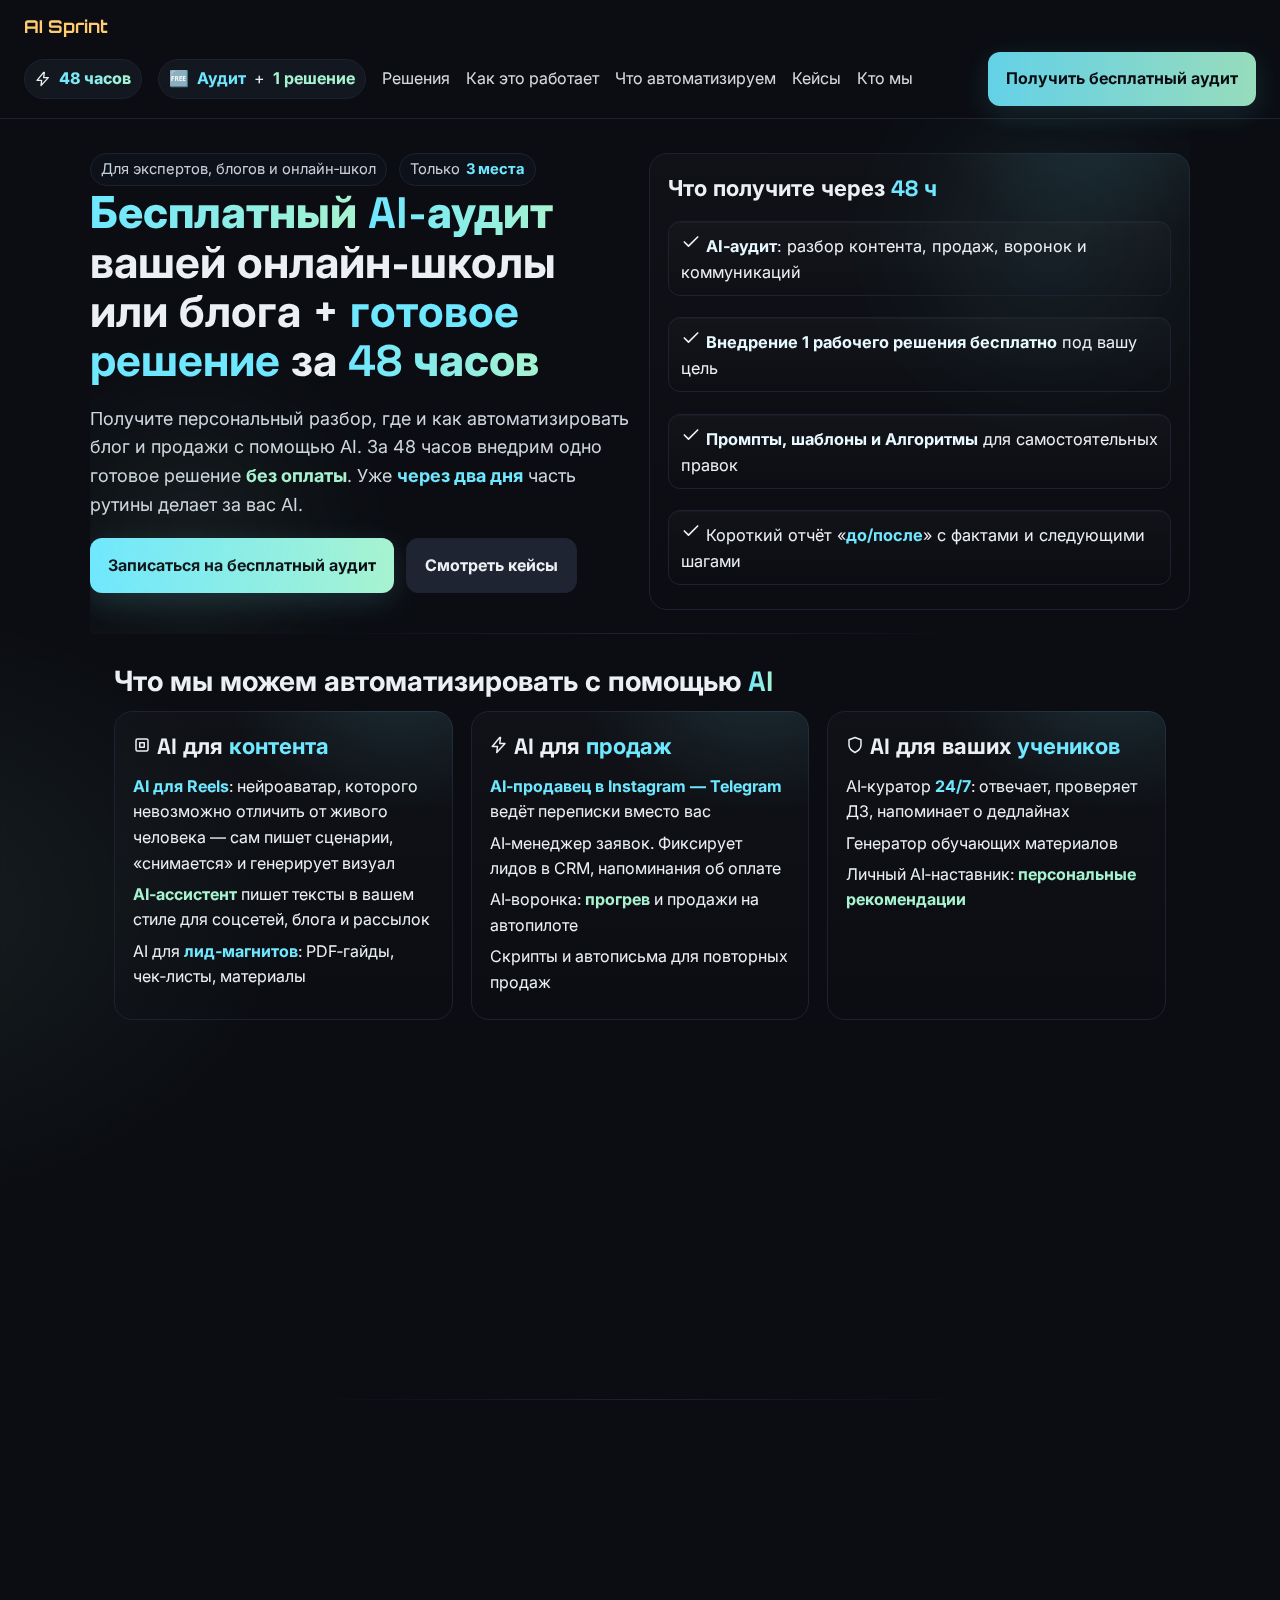
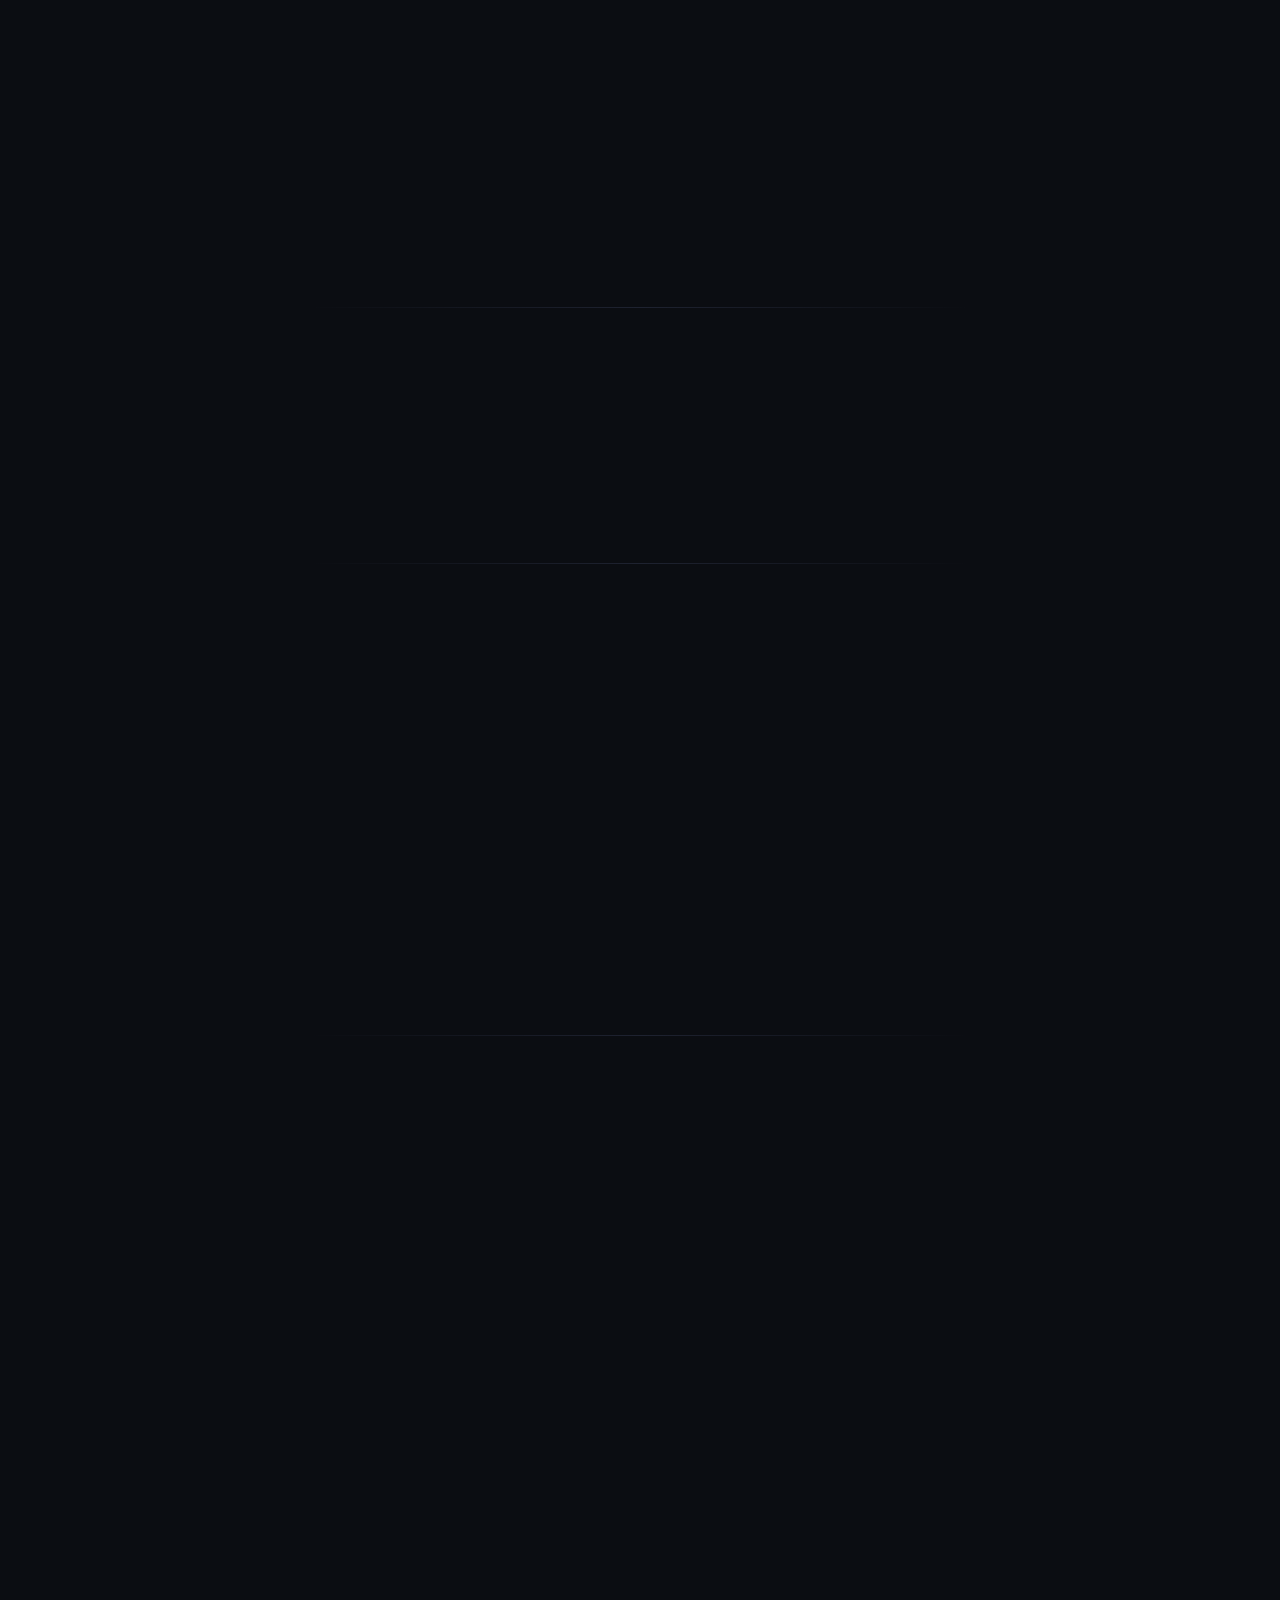
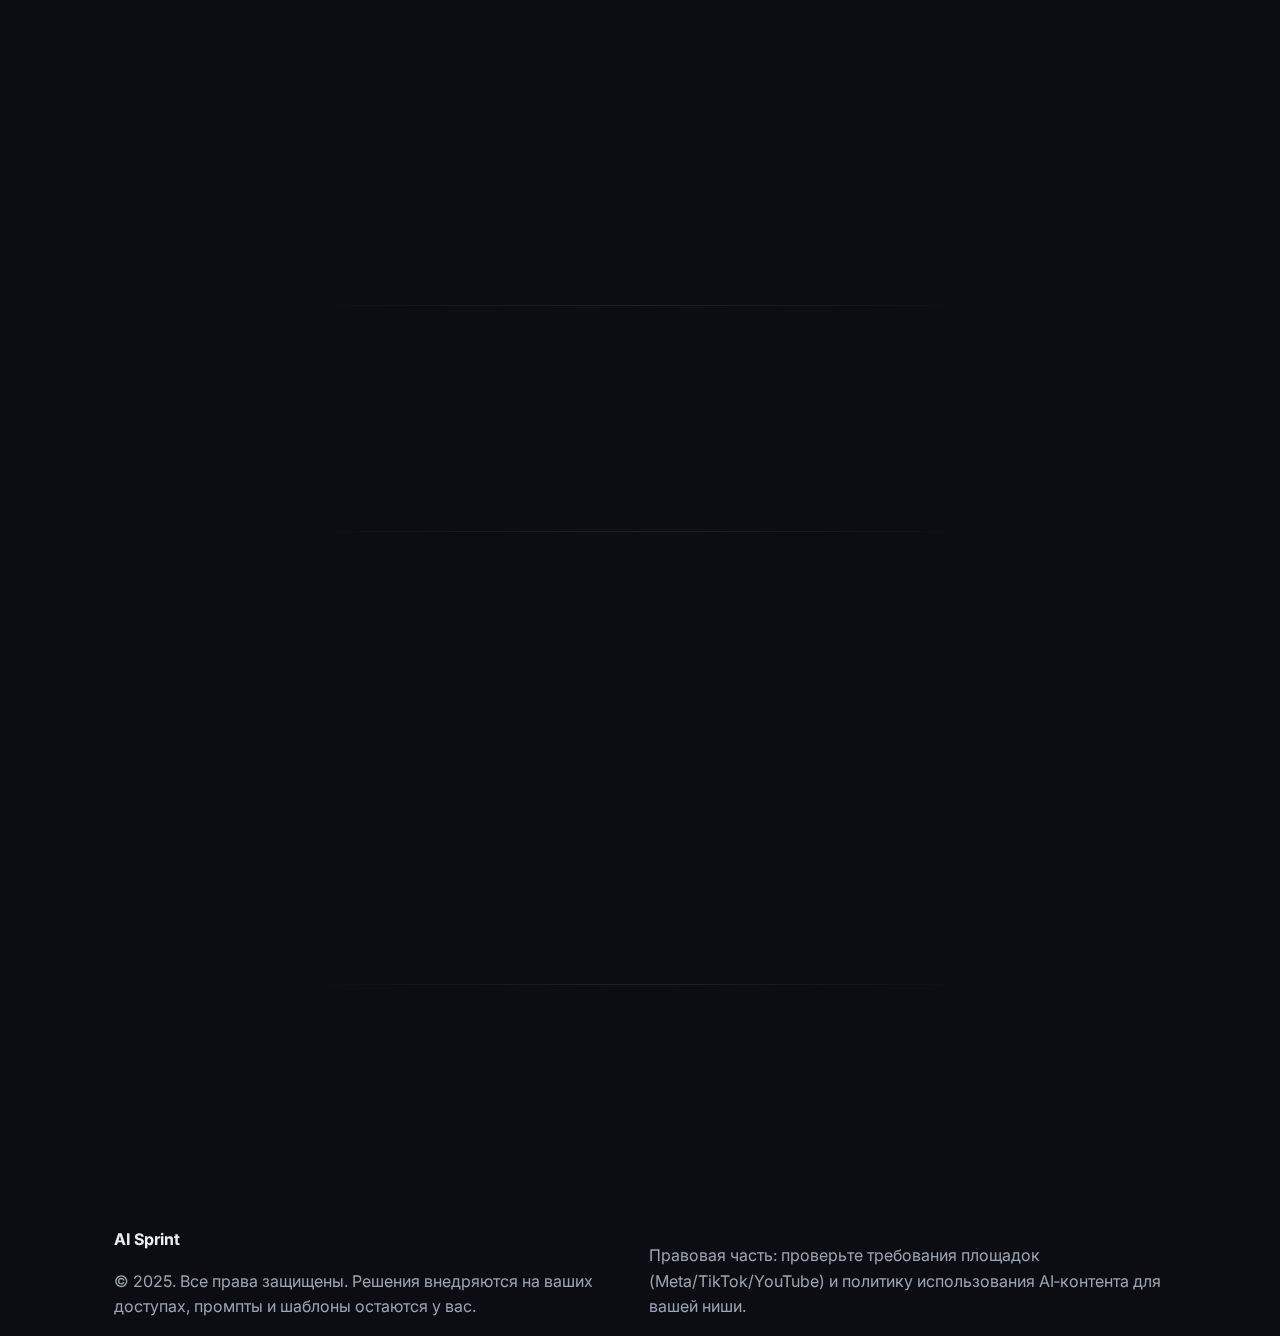
<file: index.html>
<!doctype html>
<html lang="ru">
<head>
  <meta charset="utf-8" />
  <meta name="viewport" content="width=device-width, initial-scale=1" />
  <title>Бесплатный AI‑аудит + готовое решение за 48 часов | AI Sprint</title>
  <meta name="description" content="Бесплатный AI‑аудит вашей онлайн‑школы или блога и бесплатное внедрение 1 готового решения за 48 часов. Если понравится — подключаем полный пакет внедрений и сопровождения." />
  <meta name="theme-color" content="#0b0d12" />
  <!-- Open Graph / Twitter -->
  <meta property="og:title" content="AI Sprint — Бесплатный AI‑аудит + MVP за 48 часов" />
  <meta property="og:description" content="Разберём контент, продажи и коммуникации. Внедрим одно готовое решение бесплатно за 48 часов." />
  <meta property="og:type" content="website" />
  <meta property="og:image" content="cover.png" />
  <meta property="og:locale" content="ru_RU" />
  <link rel="canonical" href="#" />

  <!-- Fonts -->
  <link rel="preconnect" href="https://fonts.googleapis.com" crossorigin>
  <link rel="preconnect" href="https://fonts.gstatic.com" crossorigin>
  <link href="https://fonts.googleapis.com/css2?family=Inter:wght@400;500;600;700&family=Space+Grotesk:wght@500;700&family=Orbitron:wght@700&display=swap" rel="stylesheet">

  <style>
    :root{
      --bg:#0b0d12; --card:#12151c; --muted:#9aa4b2; --text:#ecf0f3; --accent:#6ee7ff; --accent-2:#a7f3d0; --danger:#ff6b6b; --ok:#22c55e; --border:#1e2230; --title:#ffcc70;
      /* Типографика и отступы — mobile-first */
      --step-0: clamp(15px, 3.5vw, 16px);
      --step-1: clamp(18px, 4.2vw, 22px);
      --step-2: clamp(22px, 5.2vw, 28px);
      --step-3: clamp(28px, 7vw, 44px);
      --lead:   clamp(16px, 4.2vw, 18px);
      --space-1: clamp(8px, 2.5vw, 12px);
      --space-2: clamp(12px, 3.5vw, 18px);
      --space-3: clamp(16px, 4.5vw, 28px);
      --radius: 18px;
    }
    *{box-sizing:border-box}
    html{scroll-behavior:smooth}
    html,body{margin:0;padding:0;color:var(--text);
      font-family:Inter,system-ui,-apple-system,Segoe UI,Roboto,Ubuntu,"Helvetica Neue",Arial; font-size:var(--step-0); line-height:1.6;
      background:
        radial-gradient(800px 500px at 90% -10%, rgba(110,231,255,.10), transparent 60%),
        radial-gradient(700px 500px at -10% 20%, rgba(167,243,208,.08), transparent 60%),
        linear-gradient(#0b0d12,#0b0d12);
      overflow-x:hidden;
    }
    h1,h2,h3{font-family:"Space Grotesk",Inter,system-ui,sans-serif; margin:.2rem 0 .8rem}
    h1{font-size:var(--step-3); line-height:1.12}
    h2{font-size:var(--step-2); line-height:1.2}
    h3{font-size:var(--step-1); line-height:1.25}
    p.lead{font-size:var(--lead); color:#cfd6de; max-width:70ch}

    a{color:inherit;text-decoration:none}
    img{max-width:100%;height:auto;display:block}
    .container{max-width:1100px;margin:0 auto;padding-inline: clamp(16px,4vw,24px);position:relative}

    .highlight{color:var(--accent);font-weight:700;display:inline}
    .highlight-2{color:var(--accent-2);font-weight:700;display:inline}
    .grad{background:linear-gradient(90deg,var(--accent),var(--accent-2));-webkit-background-clip:text;background-clip:text;color:transparent;font-weight:800;display:inline}

    .btn{display:inline-flex;align-items:center;gap:.6rem;background:linear-gradient(90deg,var(--accent),var(--accent-2));color:#0b0d12;border:none;border-radius:12px;padding:14px 18px;font-weight:700;cursor:pointer;box-shadow:0 8px 30px rgba(110,231,255,.15); min-height:44px}
    .btn:hover{filter:saturate(110%);transform:translateY(-1px)}
    .btn:active{transform:translateY(0)}
    .btn.secondary{background:#1f2432;color:var(--text);border:1px solid var(--border);box-shadow:none}

    .tag{display:inline-flex;align-items:center;gap:.4rem;border:1px solid var(--border);border-radius:999px;padding:4px 10px;color:#c4cfdb;font-size:.92rem;background:#0d111a}
    .pill{display:inline-flex;align-items:center;gap:.5rem;background:#121720;border:1px solid var(--border);padding:6px 10px;border-radius:999px}

    .grid{display:grid;gap:18px}
    .grid.cols-2{grid-template-columns:1fr}
    .grid.cols-3{grid-template-columns:1fr}
    @media (min-width:900px){.grid.cols-2{grid-template-columns:repeat(2,minmax(0,1fr))} .grid.cols-3{grid-template-columns:repeat(3,minmax(0,1fr))}}

    .card{background:linear-gradient(180deg,rgba(255,255,255,.02),rgba(255,255,255,0));border:1px solid var(--border);border-radius:var(--radius);padding:18px;position:relative}
    .card.emph{border-image:linear-gradient(90deg,var(--accent),var(--accent-2)) 1;border-width:1px}
    .card::after{content:"";position:absolute;inset:-1px;border-radius:inherit;background:radial-gradient(300px 220px at 85% -10%, rgba(110,231,255,.12), transparent 60%);pointer-events:none}

    ul.clean{list-style:none;padding-left:0;margin:0}
    ul.clean li{margin:.35rem 0}

    .muted{color:var(--muted)}
    .divider{height:1px;background:linear-gradient(90deg,transparent,var(--border),transparent);margin:26px 0}
    .section{padding-block: var(--space-3);position:relative}
    .section::before{content:"";position:absolute;inset:auto;left:50%;transform:translateX(-50%);top:-1px;width:60%;height:1px;background:linear-gradient(90deg,transparent,var(--border),transparent)}

    /* Header — бургер-меню */
    .site-header{position:sticky;top:0;backdrop-filter:saturate(140%) blur(8px);-webkit-backdrop-filter:blur(8px) saturate(140%);background:rgba(11,13,18,.6);border-bottom:1px solid var(--border);z-index:1000}
    .site-header .inner{padding-block:12px}
    .brand-title{font-family:'Orbitron',sans-serif;font-weight:700;font-size:1.1rem;color:var(--title);white-space:nowrap;margin-right:10px}
    nav.topnav{display:grid;gap:12px}
    .topnav .brand{display:flex;align-items:center;justify-content:space-between;gap:12px}
    .nav-toggle{display:inline-flex;align-items:center;justify-content:center;border:1px solid var(--border);background:#0d111a;color:#e5e7eb;border-radius:12px;min-height:44px;min-width:44px;padding:0 12px;cursor:pointer}
    .nav-toggle svg{pointer-events:none}
    .links{display:none;gap:12px}
    .links.open{display:grid}
    .links a{opacity:.9}
    .links a:hover{opacity:1}
    .links .spacer{display:none}
    @media (min-width:900px){
      nav.topnav{grid-template-columns:1fr}
      .nav-toggle{display:none}
      .links{display:flex !important;align-items:center;gap:16px}
      .links .spacer{display:block;flex:1}
    }

    .hero{padding:34px 0 24px;position:relative;overflow:hidden}
    .hero::before,.hero::after{content:"";position:absolute;inset:auto;pointer-events:none;filter:blur(40px);opacity:.65}
    .hero::before{width:520px;height:520px;right:-120px;top:-140px;background:radial-gradient(closest-side, rgba(110,231,255,.14), transparent 70%)}
    .hero::after{width:520px;height:520px;left:-160px;bottom:-160px;background:radial-gradient(closest-side, rgba(167,243,208,.12), transparent 70%)}

    .hero-benefits{display:grid;grid-template-rows:auto 1fr}
    .hero-benefits .clean{display:grid;align-content:space-between;row-gap:10px;height:100%;font-size:1.02rem}
    .hero-benefits .clean li{padding:10px 12px;border-radius:12px;border:1px solid var(--border);background:linear-gradient(180deg,rgba(255,255,255,.02),rgba(255,255,255,0));box-shadow:0 1px 0 rgba(255,255,255,.03) inset}
    .hero-benefits .clean b{color:#e7f8ff}

    .kpi{display:flex;gap:8px;flex-wrap:wrap;margin:.6rem 0 0}
    .kpi .chip{border:1px dashed var(--border);border-radius:8px;padding:6px 10px;color:#cfe7ff;font-size:.92rem}

    .timeline{position:relative}
    .step{display:grid;grid-template-columns:auto 1fr;gap:12px;padding:12px 0}
    .step + .step{border-top:1px dashed var(--border)}
    .num{width:28px;height:28px;border-radius:50%;display:grid;place-items:center;background:linear-gradient(90deg,var(--accent),var(--accent-2));color:#0b0d12;font-weight:800}
    .step:nth-child(1) .num::after{content:"1"}
    .step:nth-child(2) .num::after{content:"2"}
    .step:nth-child(3) .num::after{content:"3"}

    .cases-grid{align-items:stretch}
    .case-card{display:grid;grid-template-rows:auto 1fr auto}
    .case-card h3{margin:.3rem 0 .4rem}
    .case-meta{display:flex;align-items:center;gap:8px;flex-wrap:wrap;margin-bottom:6px}
    .case-meta .badge{border:1px solid var(--border);background:#0c1119;border-radius:8px;padding:4px 8px}
    .ticks{margin:6px 0 0}
    .ticks li{position:relative;padding:10px 12px 10px 30px;border-radius:12px;border:1px solid var(--border);background:linear-gradient(180deg,rgba(255,255,255,.02),rgba(255,255,255,0))}
    .ticks li .icon{position:absolute;left:8px;top:10px;opacity:.9}
    .metrics{display:grid;grid-template-columns:1fr 1fr;gap:10px;margin-top:6px}
    @media (min-width:900px){.metrics{grid-template-columns:repeat(3,minmax(0,1fr))}}
    .metric{border:1px dashed var(--border);border-radius:12px;padding:10px 8px;text-align:center;background:linear-gradient(180deg,rgba(255,255,255,.02),rgba(255,255,255,0))}
    .metric .val{font-weight:800;font-size:20px;line-height:1.1;background:linear-gradient(90deg,var(--accent),var(--accent-2));-webkit-background-clip:text;background-clip:text;color:transparent}
    .metric .label{display:block;color:#cbd5e1;font-size:.9rem;margin-top:2px}

    .portrait{position:relative;max-width:420px;margin:0 auto;border-radius:20px;overflow:hidden;border:1px solid var(--border);background:linear-gradient(180deg,rgba(255,255,255,.02),rgba(255,255,255,0));box-shadow:0 10px 40px rgba(110,231,255,.08)}
    .portrait::before{content:"";position:absolute;inset:-1px;border-radius:inherit;pointer-events:none;mix-blend:screen;opacity:.55;background:
      radial-gradient(240px 160px at 85% 0%, rgba(110,231,255,.35), transparent 60%),
      radial-gradient(200px 160px at 0% 100%, rgba(167,243,208,.28), transparent 60%)}
    .portrait .label{position:absolute;left:12px;bottom:12px;background:#0c1119cc;border:1px solid var(--border);padding:6px 10px;border-radius:10px;font-weight:700}
    .portrait img{width:100%;height:auto}

    .client-logos{display:flex;gap:18px;align-items:center;flex-wrap:wrap;padding-top:12px;opacity:.9}
    .client-logos img{height:28px;filter:grayscale(.95);opacity:.85;transition:filter .2s,opacity .2s,transform .2s}
    .client-logos img:hover{filter:none;opacity:1;transform:translateY(-1px)}

    .inline{display:flex;flex-direction:column;gap:12px;flex-wrap:wrap}
    @media (min-width:700px){.inline{flex-direction:row}}
    .footnote{font-size:.92rem;color:var(--muted)}

    .sticky-cta{position:fixed;left:0;right:0;bottom:12px;display:flex;justify-content:center;z-index:1200;padding-inline: clamp(8px, 4vw, 16px); padding-bottom: max(12px, env(safe-area-inset-bottom))}
    .sticky-cta .bar{backdrop-filter:blur(8px) saturate(130%);background:rgba(12,17,25,.7);border:1px solid var(--border);border-radius:16px;padding:10px;display:flex;gap:12px;align-items:center}
    .sticky-cta .bar .txt{color:#cbd5e1;font-size:.95rem}
    @media (min-width:780px){ .sticky-cta{display:none} }

    .reveal{opacity:0;transform:translateY(12px)}
    .reveal.in{opacity:1;transform:none;transition:opacity .45s ease, transform .45s ease}
    @media (prefers-reduced-motion: reduce){ .reveal,.reveal.in{opacity:1;transform:none;transition:none} }

    .skip-link{position:absolute;left:-9999px;top:auto;width:1px;height:1px;overflow:hidden}
    .skip-link:focus{position:static;width:auto;height:auto;background:#111827;color:#fff;padding:8px;border-radius:8px}

    .site-header .container{ max-width:100%; width:100%; padding-left:16px; padding-right:16px; }
    @media (min-width:900px){ .site-header .container{ padding-left:24px; padding-right:24px; } }

    @media (max-width:700px){ .btn{width:100%} }
  </style>
</head>
<body>
  <a href="#main" class="skip-link">Перейти к содержанию</a>

  <!-- SVG sprite (icons) -->
  <svg xmlns="http://www.w3.org/2000/svg" style="display:none">
    <symbol id="i-check" viewBox="0 0 24 24" fill="none" stroke="currentColor" stroke-width="2" stroke-linecap="round" stroke-linejoin="round">
      <path d="M20 6L9 17l-5-5"/>
    </symbol>
    <symbol id="i-zap" viewBox="0 0 24 24" fill="none" stroke="currentColor" stroke-width="2" stroke-linecap="round" stroke-linejoin="round">
      <path d="M13 2L3 14h7l-1 8 11-12h-7l1-8z"/>
    </symbol>
    <symbol id="i-shield" viewBox="0 0 24 24" fill="none" stroke="currentColor" stroke-width="2" stroke-linecap="round" stroke-linejoin="round">
      <path d="M12 22s8-4 8-10V5l-8-3-8 3v7c0 6 8 10 8 10z"/>
    </symbol>
    <symbol id="i-cpu" viewBox="0 0 24 24" fill="none" stroke="currentColor" stroke-width="2" stroke-linecap="round" stroke-linejoin="round">
      <rect x="4" y="4" width="16" height="16" rx="2"/><rect x="9" y="9" width="6" height="6"/>
    </symbol>
    <symbol id="i-menu" viewBox="0 0 24 24" fill="none" stroke="currentColor" stroke-width="2" stroke-linecap="round" stroke-linejoin="round">
      <line x1="3" y1="6" x2="21" y2="6"/><line x1="3" y1="12" x2="21" y2="12"/><line x1="3" y1="18" x2="21" y2="18"/>
    </symbol>
  </svg>

  <header class="site-header" role="banner">
    <div class="container inner">
      <nav class="topnav" aria-label="Главная навигация">
        <div class="brand">
          <div class="brand-title">AI Sprint</div>
          <button class="nav-toggle" aria-expanded="false" aria-controls="nav-links" aria-label="Меню">
            <svg width="22" height="22" aria-hidden="true"><use href="#i-menu"/></svg>
          </button>
        </div>
        <div id="nav-links" class="links">
          <span class="pill"><svg class="icon" width="16" height="16" aria-hidden="true"><use href="#i-zap"/></svg><span class="grad">48 часов</span></span>
          <span class="pill"><span aria-hidden="true">🆓</span><span class="highlight">Аудит</span> + <span class="highlight-2">1 решение</span></span>
          <a href="#solutions">Решения</a>
          <a href="#process">Как это работает</a>
          <a href="#capabilities">Что автоматизируем</a>
          <a href="#cases">Кейсы</a>
          <a href="#about">Кто мы</a>
          <span class="spacer"></span>
          <a class="btn" target="_blank" rel="noopener" href="https://docs.google.com/forms/d/e/1FAIpQLScvjiIQNH8hCzRgOk6-HXiuqrDC39RZ9Ddr6-ozR0WX-wAntQ/viewform?utm_source=header">Получить бесплатный аудит</a>
        </div>
      </nav>
    </div>
  </header>

  <main id="main">
    <!-- HERO -->
    <section class="hero container">
      <div class="grid cols-2">
        <div class="reveal">
          <div class="inline">
            <span class="tag">Для экспертов, блогов и онлайн‑школ</span>
            <span class="tag warning">Только <span class="highlight">3 места</span></span>
          </div>
          <h1><span class="grad">Бесплатный</span> <span class="grad">AI‑аудит</span> вашей онлайн‑школы или блога + <span class="highlight">готовое решение</span> за <span class="grad">48 часов</span></h1>
          <p class="lead">Получите персональный разбор, где и как автоматизировать блог и продажи с помощью AI. За 48 часов внедрим одно готовое решение <span class="highlight-2">без оплаты</span>. Уже <span class="highlight">через два дня</span> часть рутины делает за вас AI.</p>
          <div class="inline" style="margin-top:10px">
            <a class="btn" target="_blank" rel="noopener" href="https://docs.google.com/forms/d/e/1FAIpQLScvjiIQNH8hCzRgOk6-HXiuqrDC39RZ9Ddr6-ozR0WX-wAntQ/viewform?utm_source=hero">Записаться на бесплатный аудит</a>
            <a class="btn secondary" href="#cases">Смотреть кейсы</a>
          </div>
        </div>
        <div class="card hero-benefits reveal">
          <h3>Что получите через <span class="highlight">48 ч</span></h3>
          <ul class="clean">
            <li><svg class="icon" width="20" height="20" aria-hidden="true"><use href="#i-check"/></svg> <b class="highlight">AI‑аудит</b>: разбор контента, продаж, воронок и коммуникаций</li>
            <li><svg class="icon" width="20" height="20" aria-hidden="true"><use href="#i-check"/></svg> <b class="highlight-2">Внедрение 1 рабочего решения бесплатно</b> под вашу цель</li>
            <li><svg class="icon" width="20" height="20" aria-hidden="true"><use href="#i-check"/></svg> <b class="highlight">Промпты, шаблоны и Алгоритмы</b> для самостоятельных правок</li>
            <li><svg class="icon" width="20" height="20" aria-hidden="true"><use href="#i-check"/></svg> Короткий отчёт «<span class="highlight">до/после</span>» с фактами и следующими шагами</li>
          </ul>
        </div>
      </div>
    </section>

    <!-- CAPABILITIES -->
    <section id="capabilities" class="section container">
      <h2 class="reveal">Что мы можем автоматизировать с помощью <span class="grad">AI</span></h2>
      <div class="grid cols-3">
        <div class="card reveal">
          <h3><svg class="icon" width="18" height="18" aria-hidden="true"><use href="#i-cpu"/></svg> AI для <span class="highlight">контента</span></h3>
          <ul class="clean">
            <li><span class="highlight">AI для Reels</span>: нейроаватар, которого невозможно отличить от живого человека — сам пишет сценарии, «снимается» и генерирует визуал</li>
            <li><span class="highlight-2">AI‑ассистент</span> пишет тексты в вашем стиле для соцсетей, блога и рассылок</li>
            <li>AI для <span class="highlight">лид‑магнитов</span>: PDF‑гайды, чек‑листы, материалы</li>
          </ul>
        </div>
        <div class="card reveal">
          <h3><svg class="icon" width="18" height="18" aria-hidden="true"><use href="#i-zap"/></svg> AI для <span class="highlight">продаж</span></h3>
          <ul class="clean">
            <li><span class="highlight">AI‑продавец в Instagram — Telegram</span> ведёт переписки вместо вас</li>
            <li>AI‑менеджер заявок. Фиксирует лидов в CRM, напоминания об оплате</li>
            <li>AI‑воронка: <span class="highlight-2">прогрев</span> и продажи на автопилоте</li>
            <li>Скрипты и автописьма для повторных продаж</li>
          </ul>
        </div>
        <div class="card reveal">
          <h3><svg class="icon" width="18" height="18" aria-hidden="true"><use href="#i-shield"/></svg> AI для ваших <span class="highlight">учеников</span></h3>
          <ul class="clean">
            <li>AI‑куратор <span class="highlight">24/7</span>: отвечает, проверяет ДЗ, напоминает о дедлайнах</li>
            <li>Генератор обучающих материалов</li>
            <li>Личный AI‑наставник: <span class="highlight-2">персональные рекомендации</span></li>
          </ul>
        </div>
        <div class="card span-3 reveal">
          <h3>AI для <span class="highlight">бизнес‑процессов</span></h3>
          <ul class="clean">
            <li><span class="highlight">Нейроаватар</span> для вебинаров и уроков — записывает уроки вместо вас.</li>
            <li><span class="highlight">AI‑аналитик</span> показывает, что реально приносит заявки и продажи.</li>
            <li><span class="highlight">AI‑планировщик</span> управляет задачами и проектами команды.</li>
            <li><span class="highlight">Автосегментация</span> аудитории для точного таргетинга и персональных офферов.</li>
          </ul>
        </div>
      </div>
    </section>

    <!-- PROCESS -->
    <section id="process" class="section container">
      <h2 class="reveal">От хаоса и рутины к свободе и росту: <span class="highlight">3 шага, как мы это сделаем вместе</span></h2>
      <div class="card timeline reveal">
        <div class="step">
          <div class="num" aria-hidden="true"></div>
          <div>
            <h3>1)<span class="highlight"> Бесплатный</span> AI‑аудит</h3>
            <p class="muted">Разбираем ваш блог/школу: контент, продажи, воронки, коммуникацию. Находим точки, где <span class="highlight">AI</span> даст быстрый и заметный результат.</p>
          </div>
        </div>
        <div class="step">
          <div class="num" aria-hidden="true"></div>
          <div>
            <h3>2) <span class="highlight-2">Внедрение</span> одного решения за <span class="grad">48 часов БЕСПЛАТНО</span></h3>
            <p class="muted">Внедряем готовое решение, которое сразу приносит результат.</p>
          </div>
        </div>
        <div class="step">
          <div class="num" aria-hidden="true"></div>
          <div>
            <h3>3) <span class="highlight">Полный пакет</span> внедрений и сопровождения</h3>
            <p class="muted">Если вам понравится результат — подключаем интеграцию AI в ваши процессы на платной основе.</p>
          </div>
        </div>
      </div>
    </section>

    <!-- LIMITED OFFER -->
    <section id="offer" class="section container">
      <div class="card reveal">
        <h2>Хочу взять только <span class="grad">3 проекта</span> на этот оффер</h2>
        <p class="muted">Мы запускаем тест нового формата работы и берём всего три человека. Вместе пройдём путь от хаоса и рутины — до чёткой системы, где <span class="highlight">AI</span> берёт на себя самое скучное, а вы занимаетесь только тем, что любите.</p>
        <p class="muted">📌 <b class="highlight">Только 3 места</b>. Кто успел — тот и забрал.</p>
      </div>
    </section>

    <!-- ABOUT -->
    <section id="about" class="section container">
      <div class="grid cols-2">
        <div class="card reveal">
          <h2>Кто за этим стоит — <span class="highlight">Рустам Михайлов</span></h2>
          <ul class="clean">
            <li><span class="highlight-2">7 лет</span> в бизнес‑маркетинге</li>
            <li>Медиа‑продюсер известных бизнесменов</li>
            <li>Запускал воронки и упаковывал продукты для блогеров‑миллионников</li>
            <li>Основатель международного AI‑агентства</li>
            <li>Внедрял AI‑решения для компаний из списка <span class="highlight">Forbes</span></li>
            <li>Создавал AI‑видео для Monobank, Glovo, Novaposhta</li>
          </ul>
          <div class="client-logos" aria-label="Компании, для которых мы делали проекты">
            <img src="mom.png" alt="Monobank" title="Monobank" loading="lazy" decoding="async">
            <img src="vg.png" alt="Glovo" title="Glovo" loading="lazy" decoding="async">
            <img src="bh.png" alt="Нова пошта" title="Нова пошта" loading="lazy" decoding="async">
          </div>
        </div>
        <div class="card reveal">
          <div class="portrait">
            <img src="rusi.jpg" alt="Рустам Михайлов" width="720" height="900" loading="lazy" decoding="async" sizes="(max-width: 480px) 100vw, 420px">
            <span class="label">Рустам · <span class="highlight">AI‑архитектор</span></span>
          </div>
        </div>
      </div>
    </section>

    <!-- CASES -->
    <section id="cases" class="section container">
      <h2 class="reveal">Как <span class="highlight">AI</span> уже приносит результаты нашим клиентам <span class="muted" style="font-size:16px">· Несколько кейсов</span></h2>
      <div class="grid cols-3 cases-grid">
        <article class="card case-card reveal">
          <header>
            <div class="case-meta">
              <span class="badge">Ниша: Сообщество инвесторов</span>
            </div>
           
          </header>
          <div class="case-body">
            <p class="muted"><b class="highlight">Задача:</b> Усилить бренд, увеличить вовлечённость и автоматизировать продажи.</p>
            <ul class="clean ticks">
              <li><svg class="icon" width="18" height="18" aria-hidden="true"><use href="#i-check"/></svg> Серия виральных <span class="highlight">AI‑видео</span> для популяризации бренда.</li>
              <li><svg class="icon" width="18" height="18" aria-hidden="true"><use href="#i-check"/></svg> <span class="highlight-2">AI‑агент</span> — обрабатывает заявки и продаёт доступ.</li>
              <li><svg class="icon" width="18" height="18" aria-hidden="true"><use href="#i-check"/></svg> AI‑ассистент — создаёт обучающие посты из материалов встреч.</li>
            </ul>
            <div class="metrics">
              <div class="metric"><span class="val">+40%</span><span class="label">заявок за 1 месяц</span></div>
              <div class="metric"><span class="val">−8 ч/нед</span><span class="label">рутины у команды</span></div>
              <div class="metric"><span class="val">+32%</span><span class="label">вовлечённость в чатах</span></div>
            </div>
          </div>
          <footer class="case-foot"><span class="pill">48‑часовой спринт → внедрение</span></footer>
        </article>

        <article class="card case-card reveal">
          <header>
            <div class="case-meta">
              <span class="badge">Ниша: Наставничество · e‑commerce</span>
            </div>
            
          </header>
          <div class="case-body">
            <p class="muted"><b class="highlight">Задача:</b> Запустить первый онлайн‑продукт, выстроить стратегию и продажи.</p>
            <ul class="clean ticks">
              <li><svg class="icon" width="18" height="18" aria-hidden="true"><use href="#i-check"/></svg> С помощью AI сформировали продуктовую линейку и оффер.</li>
              <li><svg class="icon" width="18" height="18" aria-hidden="true"><use href="#i-check"/></svg> Разработали стратегию прогрева и контент‑план.</li>
              <li><svg class="icon" width="18" height="18" aria-hidden="true"><use href="#i-check"/></svg> Настроили чат‑бота для квалификации и доведения до покупки.</li>
              <li><svg class="icon" width="18" height="18" aria-hidden="true"><use href="#i-check"/></svg> Автоматизировали коммуникацию на всех этапах запуска.</li>
            </ul>
            <div class="metrics">
              <div class="metric"><span class="val">$10 000</span><span class="label">в первом запуске</span></div>
              <div class="metric"><span class="val">≈500</span><span class="label">охват аудитории</span></div>
              <div class="metric"><span class="val">Авто</span><span class="label">процессы и коммуникации</span></div>
            </div>
          </div>
          <footer class="case-foot"><span class="pill">От идеи до продаж</span></footer>
        </article>

        <article class="card case-card reveal">
          <header>
            <div class="case-meta">
              <span class="badge">Наш продукт</span>
              <span class="pill">Онлайн‑школа по ИИ</span>
            </div>
           
          </header>
          <div class="case-body">
            <p class="muted"><b class="highlight">Задача:</b> Запустить онлайн‑школу по искусственному интеллекту с минимальными силами.</p>
            <ul class="clean ticks">
              <li><svg class="icon" width="18" height="18" aria-hidden="true"><use href="#i-check"/></svg> Проанализировали ЦА и выбрали наиболее востребованные темы.</li>
              <li><svg class="icon" width="18" height="18" aria-hidden="true"><use href="#i-check"/></svg> Создали рекламные креативы и тексты.</li>
              <li><svg class="icon" width="18" height="18" aria-hidden="true"><use href="#i-check"/></svg> Сгенерировали бесплатные материалы и мини‑курс: сценарии, уроки, презентации.</li>
              <li><svg class="icon" width="18" height="18" aria-hidden="true"><use href="#i-check"/></svg> Автоматизировали <span class="highlight">80%</span> задач в продажах и контенте.</li>
            </ul>
            <div class="metrics">
              <div class="metric"><span class="val">$15 000</span><span class="label">в первый месяц</span></div>
              <div class="metric"><span class="val">80%</span><span class="label">процессов на автомате</span></div>
              <div class="metric"><span class="val">Запуск</span><span class="label">без расширенной команды</span></div>
            </div>
          </div>
          <footer class="case-foot"><span class="pill">Решение → +15% KPI</span></footer>
        </article>
      </div>
    </section>

    <!-- SOLUTIONS -->
    <section id="solutions" class="section container">
      <h2 class="reveal">Полный пакет внедрений и <span class="highlight-2">сопровождения</span></h2>
      <div class="card reveal">
        <p class="muted">После бесплатного внедрения одного решения договариваемся о <span class="highlight">масштабировании</span>: интеграция AI в контент, продажи, обучение и бизнес‑процессы. Стоимость обсуждаем индивидуально под ваши цели и объёмы.</p>
      </div>
    </section>

    <!-- FAQ -->
    <section id="faq" class="section container">
      <h2 class="reveal">FAQ</h2>
      <div class="grid cols-2">
        <div class="card reveal">
          <h3>Это точно <span class="highlight">бесплатно</span>?</h3>
          <p class="muted">Да. Аудит и внедрение <b class="highlight">одного</b> решения за <b class="grad">48 ч</b> — бесплатно. Дальше — по желанию: полный пакет внедрений на платной основе.</p>
        </div>
        <div class="card reveal">
          <h3>Что именно вы внедряете за <span class="grad">48 часов</span>?</h3>
          <p class="muted">Выбираем точку максимального эффекта: AI‑продавец, чат‑бот, контент‑ассистент, мини‑воронка — в зависимости от задачи.</p>
        </div>
        <div class="card reveal">
          <h3>Какие нужны доступы?</h3>
          <p class="muted">Ссылки на контент/FAQ, доступ к IG/Telegram (или менеджеру), таблица/CRM для отчётности.</p>
        </div>
        <div class="card reveal">
          <h3>Сколько моего времени потребуется?</h3>
          <p class="muted">~30 мин на аудит и ~30 мин на демонстрацию. Остальное делаем мы.</p>
        </div>
      </div>
    </section>

    <!-- BOOK -->
    <section id="book" class="section container">
      <div class="card reveal">
        <h2>Готовы на <span class="highlight">бесплатный AI‑аудит</span> и внедрение 1 решения за <span class="grad">48 часов</span>?</h2>
        <p class="muted">Оставьте контакты — подтвердим слот (из <span class="highlight">3</span>) и начнём с аудита.</p>
        <a class="btn" target="_blank" rel="noopener" href="https://docs.google.com/forms/d/e/1FAIpQLScvjiIQNH8hCzRgOk6-HXiuqrDC39RZ9Ddr6-ozR0WX-wAntQ/viewform?utm_source=cta">Записаться на бесплатный аудит</a>
      </div>
    </section>
  </main>

  <footer>
    <div class="container">
      <div class="grid cols-2">
        <div>
          <strong>AI Sprint</strong>
          <p class="muted">© 2025. Все права защищены. Решения внедряются на ваших доступах, промпты и шаблоны остаются у вас.</p>
        </div>
        <div>
          <p class="muted">Правовая часть: проверьте требования площадок (Meta/TikTok/YouTube) и политику использования AI‑контента для вашей ниши.</p>
        </div>
      </div>
    </div>
  </footer>

  <!-- Sticky CTA (mobile) -->
  <div class="sticky-cta" aria-hidden="false">
    <div class="bar container">
      <div class="txt">Только <span class="highlight">3 места</span> на бесплатный аудит</div>
      <a class="btn" target="_blank" rel="noopener" href="https://docs.google.com/forms/d/e/1FAIpQLScvjiIQNH8hCzRgOk6-HXiuqrDC39RZ9Ddr6-ozR0WX-wAntQ/viewform?utm_source=sticky">Оставить заявку</a>
    </div>
  </div>

  <script>
    // IntersectionObserver для эффектов появления
    const io = ('IntersectionObserver' in window) ? new IntersectionObserver((entries)=>{
      for(const e of entries){ if(e.isIntersecting){ e.target.classList.add('in'); io.unobserve(e.target); } }
    }, { threshold: 0.12 }) : null;
    document.querySelectorAll('.reveal').forEach(el=>{ if(io){ io.observe(el); } else { el.classList.add('in'); } });

    // Бургер‑меню
    const navBtn = document.querySelector('.nav-toggle');
    const links = document.getElementById('nav-links');
    if(navBtn && links){
      navBtn.addEventListener('click', ()=>{
        const open = links.classList.toggle('open');
        navBtn.setAttribute('aria-expanded', String(open));
      });
    }
  </script>

  <!-- JSON‑LD Organization (микроразметка) -->
  <script type="application/ld+json">
  {
    "@context": "https://schema.org",
    "@type": "Organization",
    "name": "AI Sprint",
    "url": "#",
    "logo": "logo.png",
    "sameAs": ["https://t.me/", "https://instagram.com/"]
  }
  </script>
</body>
</html>
</file>
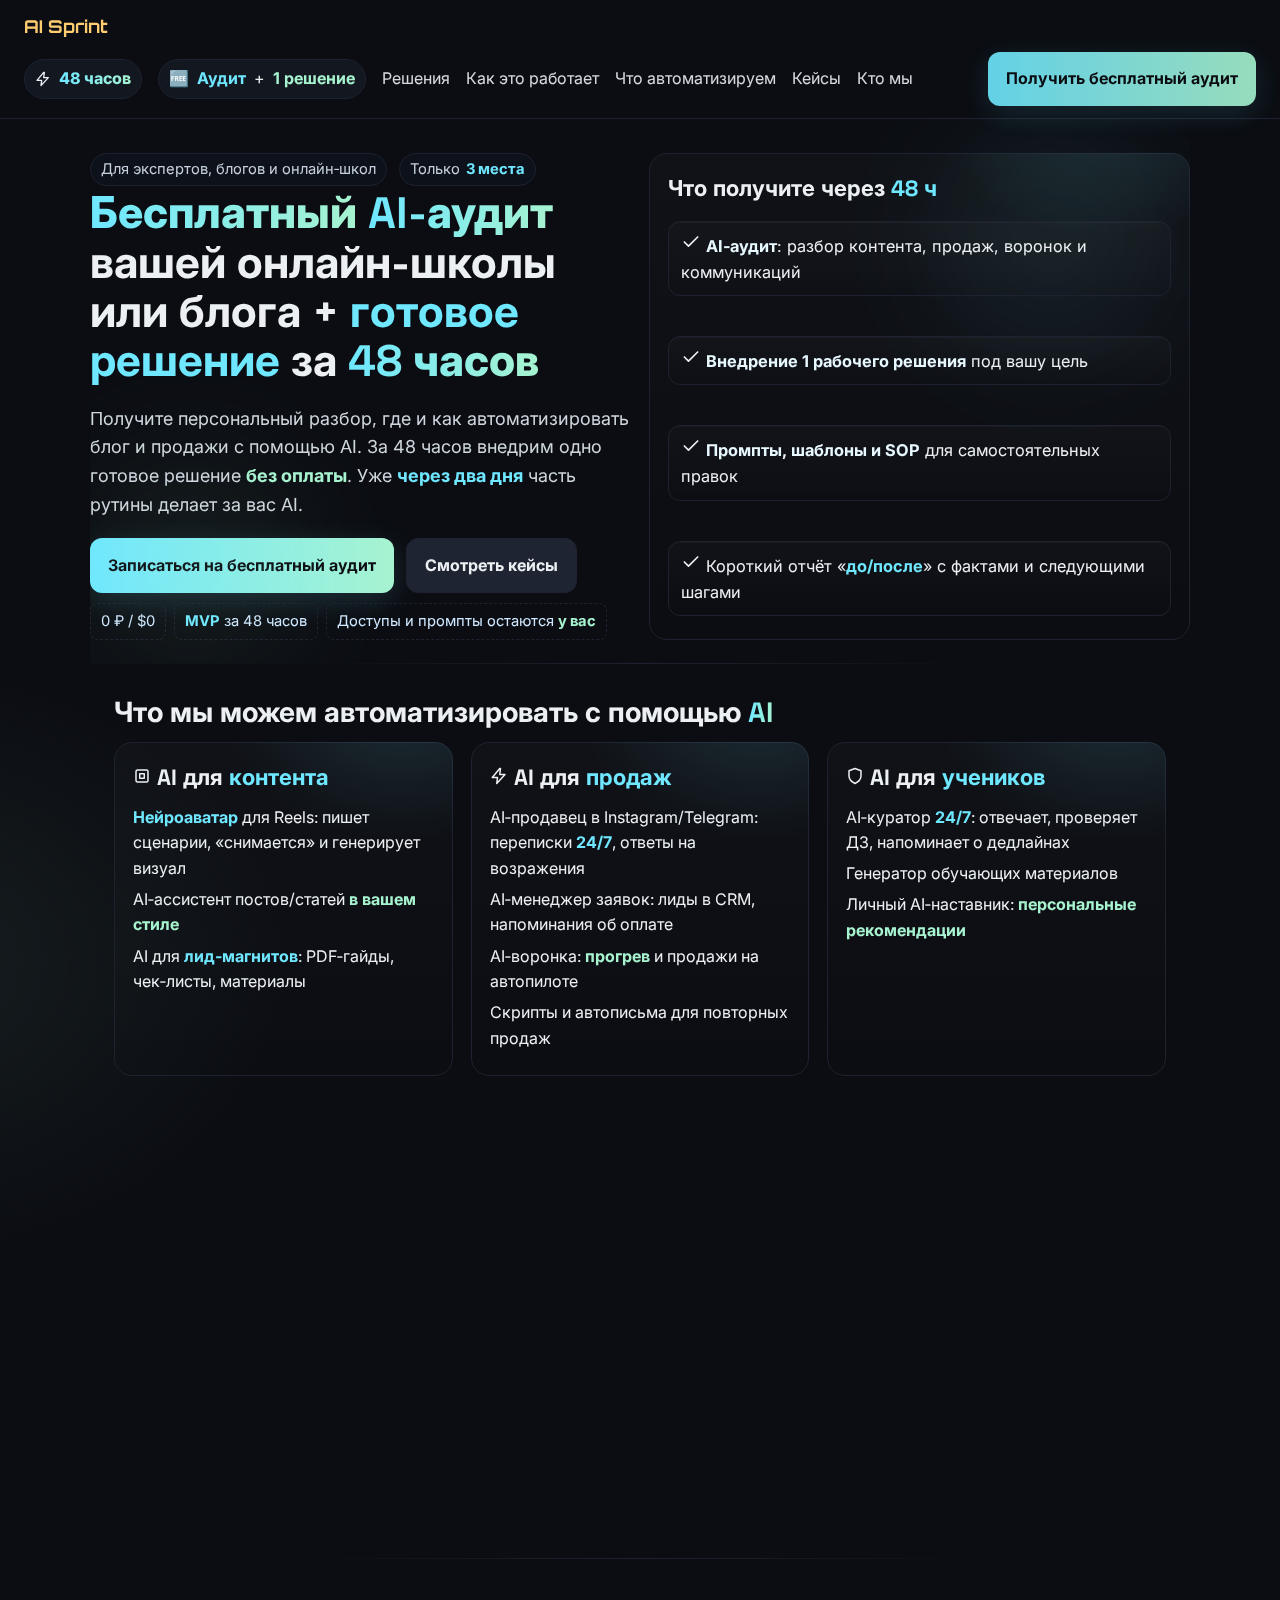
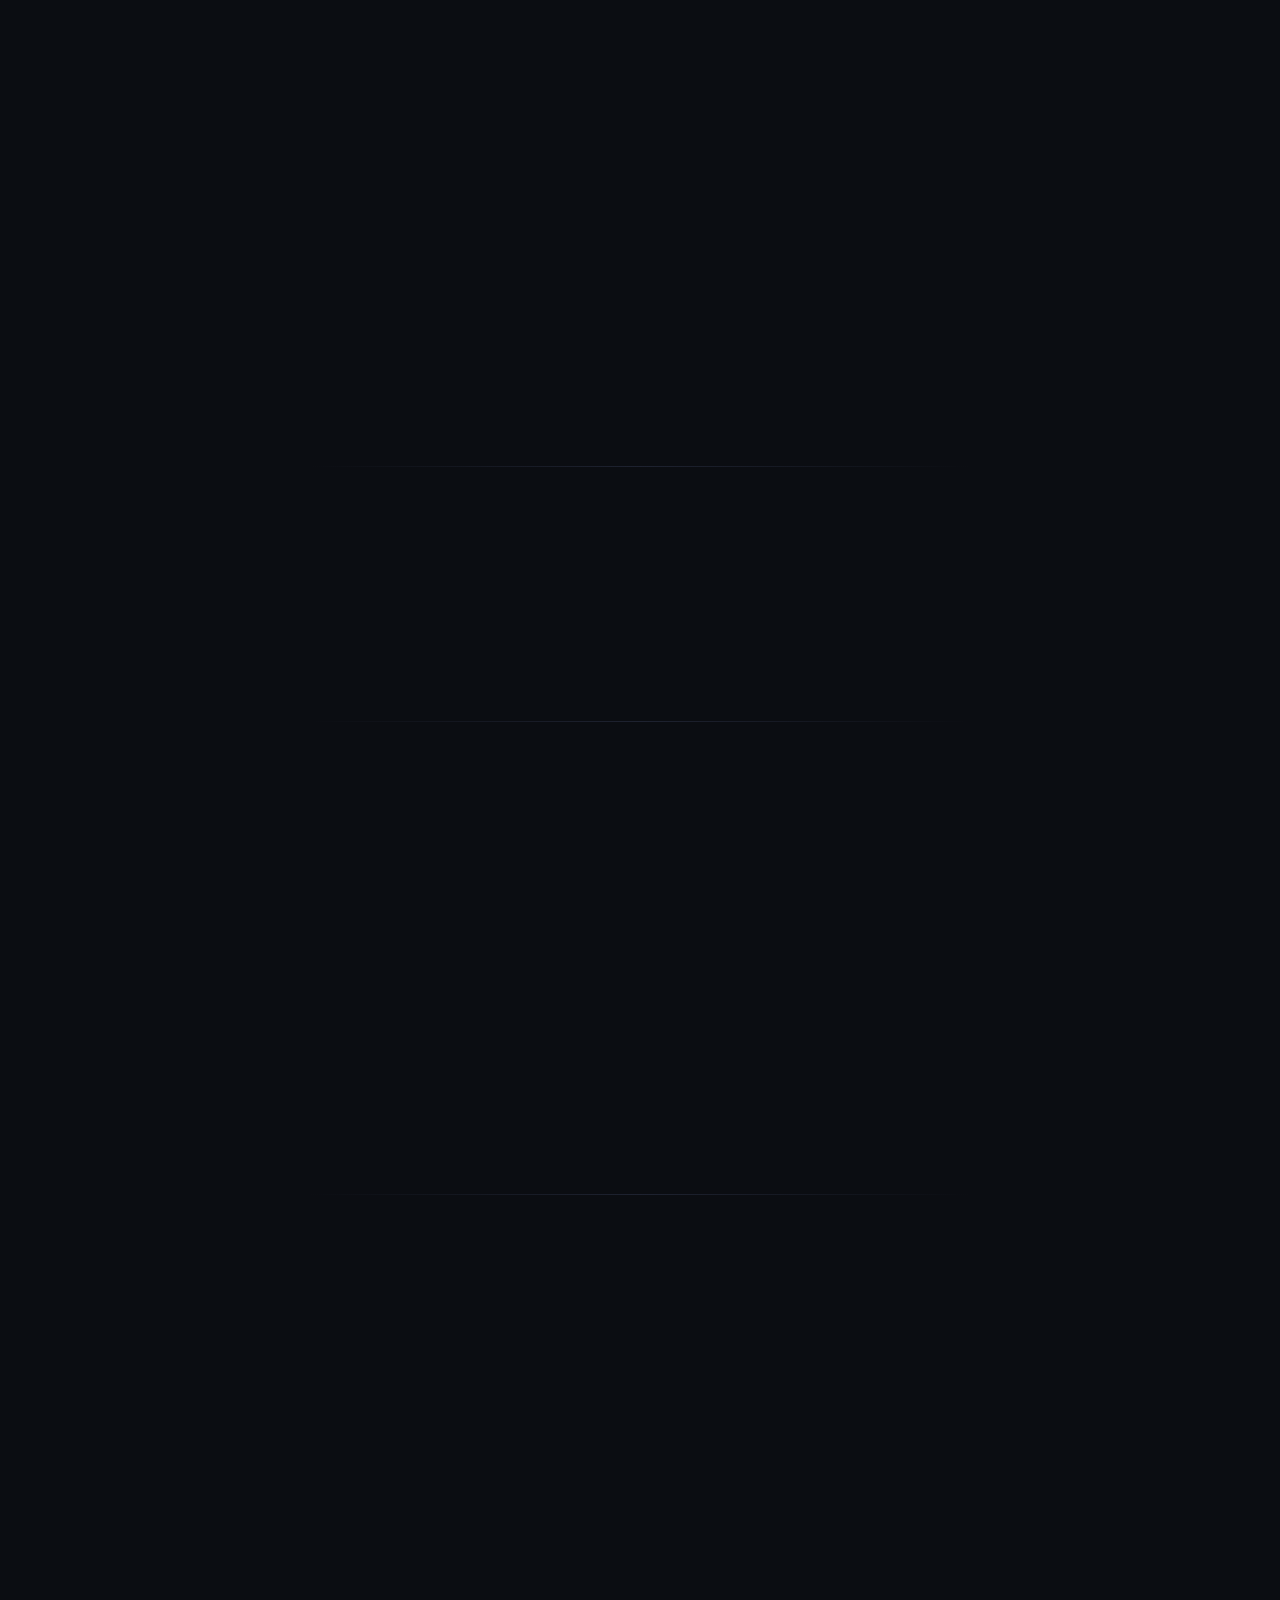
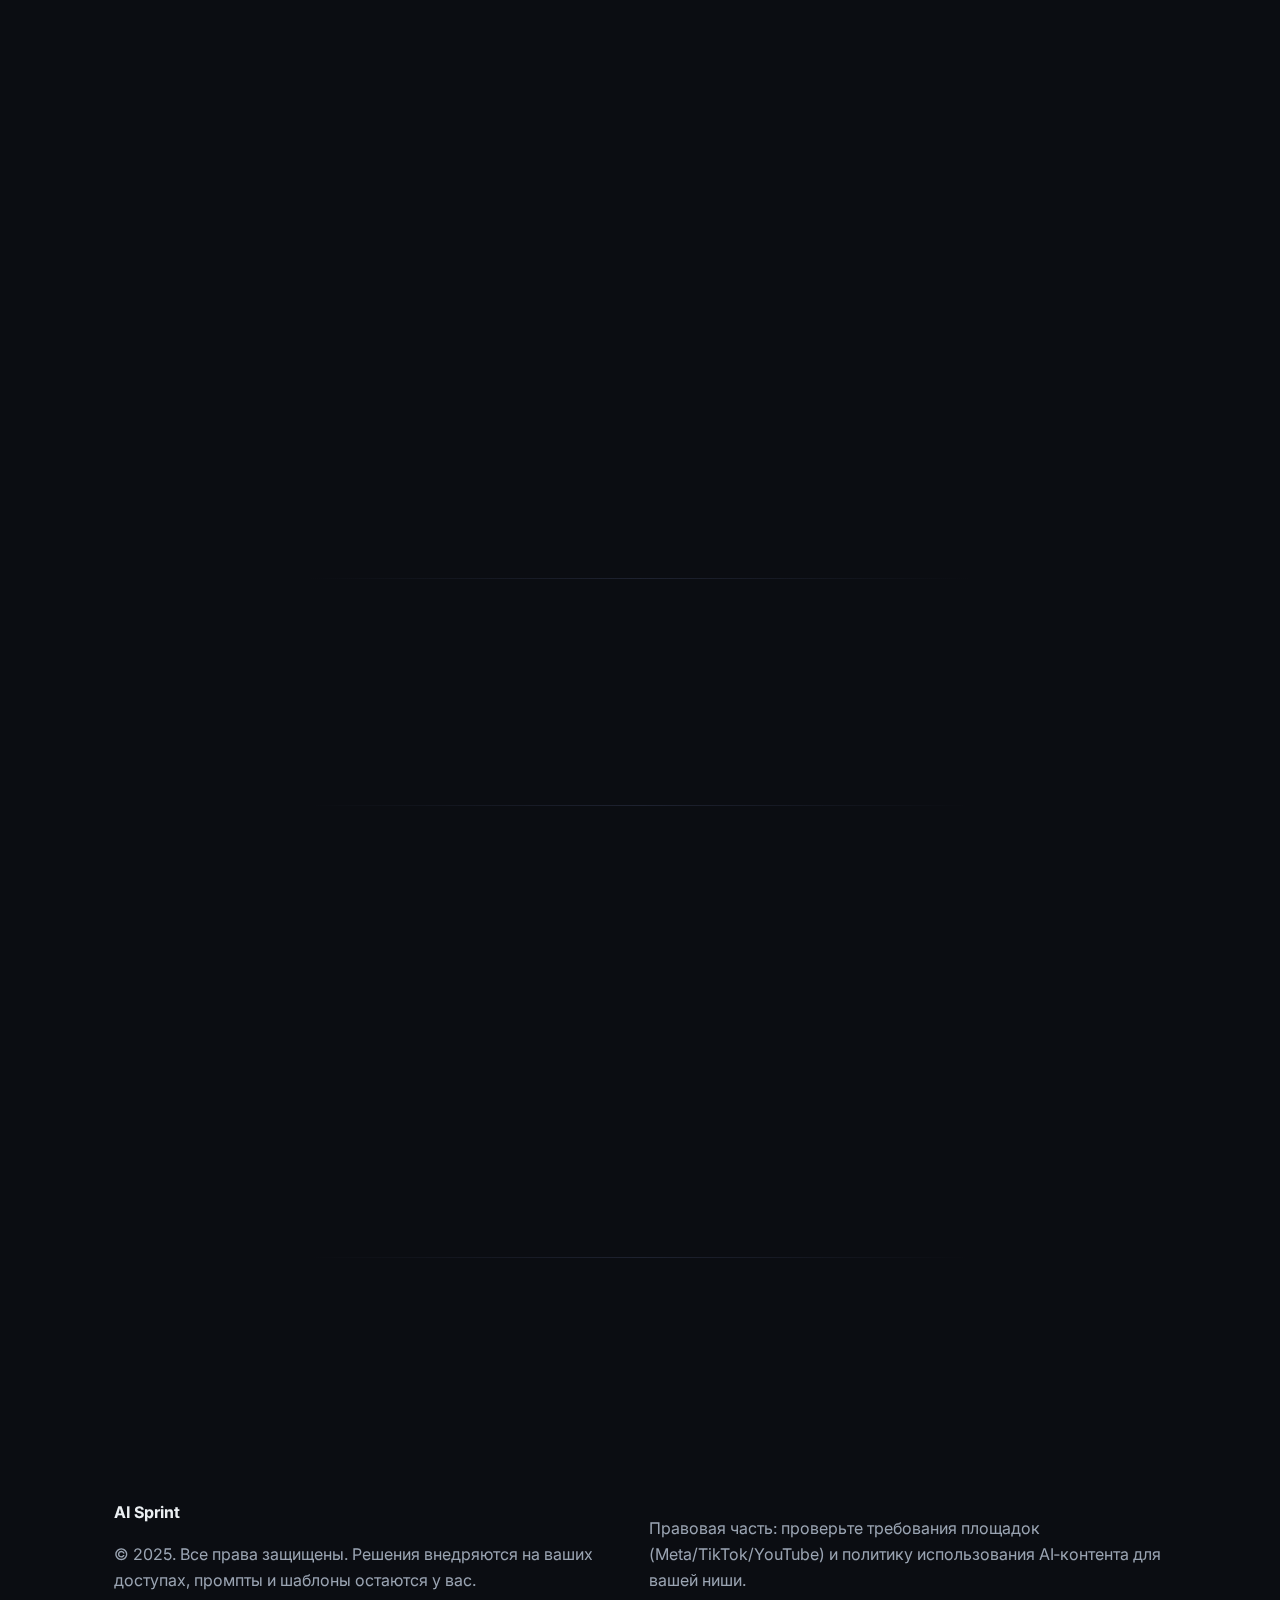
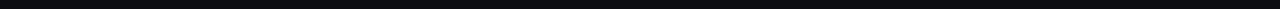
<file: ai_sprint_мобильная_версия_mobile_first.html>
<!doctype html>
<html lang="ru">
<head>
  <meta charset="utf-8" />
  <meta name="viewport" content="width=device-width, initial-scale=1" />
  <title>Бесплатный AI‑аудит + готовое решение за 48 часов | AI Sprint</title>
  <meta name="description" content="Бесплатный AI‑аудит вашей онлайн‑школы или блога и бесплатное внедрение 1 готового решения за 48 часов. Если понравится — подключаем полный пакет внедрений и сопровождения." />
  <meta name="theme-color" content="#0b0d12" />
  <!-- Open Graph / Twitter -->
  <meta property="og:title" content="AI Sprint — Бесплатный AI‑аудит + MVP за 48 часов" />
  <meta property="og:description" content="Разберём контент, продажи и коммуникации. Внедрим одно готовое решение бесплатно за 48 часов." />
  <meta property="og:type" content="website" />
  <meta property="og:image" content="cover.png" />
  <meta property="og:locale" content="ru_RU" />
  <link rel="canonical" href="#" />

  <!-- Fonts -->
  <link rel="preconnect" href="https://fonts.googleapis.com" crossorigin>
  <link rel="preconnect" href="https://fonts.gstatic.com" crossorigin>
  <link href="https://fonts.googleapis.com/css2?family=Inter:wght@400;500;600;700&family=Space+Grotesk:wght@500;700&family=Orbitron:wght@700&display=swap" rel="stylesheet">

  <style>
    :root{
      --bg:#0b0d12; --card:#12151c; --muted:#9aa4b2; --text:#ecf0f3; --accent:#6ee7ff; --accent-2:#a7f3d0; --danger:#ff6b6b; --ok:#22c55e; --border:#1e2230; --title:#ffcc70;
      /* Типографика и отступы — mobile-first */
      --step-0: clamp(15px, 3.5vw, 16px);   /* базовый текст */
      --step-1: clamp(18px, 4.2vw, 22px);   /* h3 */
      --step-2: clamp(22px, 5.2vw, 28px);   /* h2 */
      --step-3: clamp(28px, 7vw, 44px);     /* h1 */
      --lead:   clamp(16px, 4.2vw, 18px);
      --space-1: clamp(8px, 2.5vw, 12px);
      --space-2: clamp(12px, 3.5vw, 18px);
      --space-3: clamp(16px, 4.5vw, 28px);
      --radius: 18px;
    }
    *{box-sizing:border-box}
    html{scroll-behavior:smooth}
    html,body{margin:0;padding:0;color:var(--text);
      font-family:Inter,system-ui,-apple-system,Segoe UI,Roboto,Ubuntu,"Helvetica Neue",Arial; font-size:var(--step-0); line-height:1.6;
      background:
        radial-gradient(800px 500px at 90% -10%, rgba(110,231,255,.10), transparent 60%),
        radial-gradient(700px 500px at -10% 20%, rgba(167,243,208,.08), transparent 60%),
        linear-gradient(#0b0d12,#0b0d12);
      overflow-x:hidden; /* страховка от горизонтального скролла */
    }
    h1,h2,h3{font-family:"Space Grotesk",Inter,system-ui,sans-serif; margin:.2rem 0 .8rem}
    h1{font-size:var(--step-3); line-height:1.12}
    h2{font-size:var(--step-2); line-height:1.2}
    h3{font-size:var(--step-1); line-height:1.25}
    p.lead{font-size:var(--lead); color:#cfd6de; max-width:70ch}

    a{color:inherit;text-decoration:none}
    img{max-width:100%;height:auto;display:block}
    .container{max-width:1100px;margin:0 auto;padding-inline: clamp(16px,4vw,24px);position:relative}

    /* Accent helpers */
    .highlight{color:var(--accent);font-weight:700;display:inline}
    .highlight-2{color:var(--accent-2);font-weight:700;display:inline}
    .grad{background:linear-gradient(90deg,var(--accent),var(--accent-2));-webkit-background-clip:text;background-clip:text;color:transparent;font-weight:800;display:inline}

    /* Buttons */
    .btn{display:inline-flex;align-items:center;gap:.6rem;background:linear-gradient(90deg,var(--accent),var(--accent-2));color:#0b0d12;border:none;border-radius:12px;padding:14px 18px;font-weight:700;cursor:pointer;box-shadow:0 8px 30px rgba(110,231,255,.15); min-height:44px}
    .btn:hover{filter:saturate(110%);transform:translateY(-1px)}
    .btn:active{transform:translateY(0)}
    .btn.secondary{background:#1f2432;color:var(--text);border:1px solid var(--border);box-shadow:none}

    .tag{display:inline-flex;align-items:center;gap:.4rem;border:1px solid var(--border);border-radius:999px;padding:4px 10px;color:#c4cfdb;font-size:.92rem;background:#0d111a}
    .pill{display:inline-flex;align-items:center;gap:.5rem;background:#121720;border:1px solid var(--border);padding:6px 10px;border-radius:999px}

    .grid{display:grid;gap:18px}
    .grid.cols-2{grid-template-columns:1fr}
    .grid.cols-3{grid-template-columns:1fr}
    @media (min-width:900px){.grid.cols-2{grid-template-columns:repeat(2,minmax(0,1fr))} .grid.cols-3{grid-template-columns:repeat(3,minmax(0,1fr))}}

    .card{background:linear-gradient(180deg,rgba(255,255,255,.02),rgba(255,255,255,0));border:1px solid var(--border);border-radius:var(--radius);padding:18px;position:relative}
    .card.emph{border-image:linear-gradient(90deg,var(--accent),var(--accent-2)) 1;border-width:1px}
    .card::after{content:"";position:absolute;inset:-1px;border-radius:inherit;background:radial-gradient(300px 220px at 85% -10%, rgba(110,231,255,.12), transparent 60%);pointer-events:none}

    ul.clean{list-style:none;padding-left:0;margin:0}
    ul.clean li{margin:.35rem 0}

    .muted{color:var(--muted)}
    .divider{height:1px;background:linear-gradient(90deg,transparent,var(--border),transparent);margin:26px 0}
    .section{padding-block: var(--space-3);position:relative}
    .section::before{content:"";position:absolute;inset:auto;left:50%;transform:translateX(-50%);top:-1px;width:60%;height:1px;background:linear-gradient(90deg,transparent,var(--border),transparent)}

    /* Header (переписан: мобильное бургер‑меню) */
    .site-header{position:sticky;top:0;backdrop-filter:saturate(140%) blur(8px);-webkit-backdrop-filter:blur(8px) saturate(140%);background:rgba(11,13,18,.6);border-bottom:1px solid var(--border);z-index:1000}
    .site-header .inner{padding-block:12px}
    .brand-title{font-family:'Orbitron',sans-serif;font-weight:700;font-size:1.1rem;color:var(--title);white-space:nowrap;margin-right:10px}

    nav.topnav{display:grid;gap:12px}
    .topnav .brand{display:flex;align-items:center;justify-content:space-between;gap:12px}
    .nav-toggle{display:inline-flex;align-items:center;justify-content:center;border:1px solid var(--border);background:#0d111a;color:#e5e7eb;border-radius:12px;min-height:44px;min-width:44px;padding:0 12px;cursor:pointer}
    .nav-toggle svg{pointer-events:none}
    .links{display:none;gap:12px}
    .links.open{display:grid}
    .links a{opacity:.9}
    .links a:hover{opacity:1}
    .links .spacer{display:none}

    @media (min-width:900px){
      nav.topnav{grid-template-columns:1fr}
      .nav-toggle{display:none}
      .links{display:flex !important;align-items:center;gap:16px}
      .links .spacer{display:block;flex:1}
    }

    /* Hero */
    .hero{padding:34px 0 24px;position:relative;overflow:hidden}
    .hero::before,.hero::after{content:"";position:absolute;inset:auto;pointer-events:none;filter:blur(40px);opacity:.65}
    .hero::before{width:520px;height:520px;right:-120px;top:-140px;background:radial-gradient(closest-side, rgba(110,231,255,.14), transparent 70%)}
    .hero::after{width:520px;height:520px;left:-160px;bottom:-160px;background:radial-gradient(closest-side, rgba(167,243,208,.12), transparent 70%)}

    .hero-benefits{display:grid;grid-template-rows:auto 1fr}
    .hero-benefits .clean{display:grid;align-content:space-between;row-gap:10px;height:100%;font-size:1.02rem}
    .hero-benefits .clean li{padding:10px 12px;border-radius:12px;border:1px solid var(--border);background:linear-gradient(180deg,rgba(255,255,255,.02),rgba(255,255,255,0));box-shadow:0 1px 0 rgba(255,255,255,.03) inset}
    .hero-benefits .clean b{color:#e7f8ff}

    .kpi{display:flex;gap:8px;flex-wrap:wrap;margin:.6rem 0 0}
    .kpi .chip{border:1px dashed var(--border);border-radius:8px;padding:6px 10px;color:#cfe7ff;font-size:.92rem}

    /* Timeline */
    .timeline{position:relative}
    .step{display:grid;grid-template-columns:auto 1fr;gap:12px;padding:12px 0}
    .step + .step{border-top:1px dashed var(--border)}
    .num{width:28px;height:28px;border-radius:50%;display:grid;place-items:center;background:linear-gradient(90deg,var(--accent),var(--accent-2));color:#0b0d12;font-weight:800}
    .step:nth-child(1) .num::after{content:"1"}
    .step:nth-child(2) .num::after{content:"2"}
    .step:nth-child(3) .num::after{content:"3"}

    /* Cases */
    .cases-grid{align-items:stretch}
    .case-card{display:grid;grid-template-rows:auto 1fr auto}
    .case-card h3{margin:.3rem 0 .4rem}
    .case-meta{display:flex;align-items:center;gap:8px;flex-wrap:wrap;margin-bottom:6px}
    .case-meta .badge{border:1px solid var(--border);background:#0c1119;border-radius:8px;padding:4px 8px}
    .ticks{margin:6px 0 0}
    .ticks li{position:relative;padding:10px 12px 10px 30px;border-radius:12px;border:1px solid var(--border);background:linear-gradient(180deg,rgba(255,255,255,.02),rgba(255,255,255,0))}
    .ticks li .icon{position:absolute;left:8px;top:10px;opacity:.9}
    .metrics{display:grid;grid-template-columns:1fr 1fr;gap:10px;margin-top:6px}
    @media (min-width:900px){.metrics{grid-template-columns:repeat(3,minmax(0,1fr))}}
    .metric{border:1px dashed var(--border);border-radius:12px;padding:10px 8px;text-align:center;background:linear-gradient(180deg,rgba(255,255,255,.02),rgba(255,255,255,0))}
    .metric .val{font-weight:800;font-size:20px;line-height:1.1;background:linear-gradient(90deg,var(--accent),var(--accent-2));-webkit-background-clip:text;background-clip:text;color:transparent}
    .metric .label{display:block;color:#cbd5e1;font-size:.9rem;margin-top:2px}

    /* Portrait + client logos */
    .portrait{position:relative;max-width:420px;margin:0 auto;border-radius:20px;overflow:hidden;border:1px solid var(--border);background:linear-gradient(180deg,rgba(255,255,255,.02),rgba(255,255,255,0));box-shadow:0 10px 40px rgba(110,231,255,.08)}
    .portrait::before{content:"";position:absolute;inset:-1px;border-radius:inherit;pointer-events:none;mix-blend:screen;opacity:.55;background:
      radial-gradient(240px 160px at 85% 0%, rgba(110,231,255,.35), transparent 60%),
      radial-gradient(200px 160px at 0% 100%, rgba(167,243,208,.28), transparent 60%)}
    .portrait .label{position:absolute;left:12px;bottom:12px;background:#0c1119cc;border:1px solid var(--border);padding:6px 10px;border-radius:10px;font-weight:700}
    .portrait img{width:100%;height:auto}

    .client-logos{display:flex;gap:18px;align-items:center;flex-wrap:wrap;padding-top:12px;opacity:.9}
    .client-logos img{height:28px;filter:grayscale(.95);opacity:.85;transition:filter .2s,opacity .2s,transform .2s}
    .client-logos img:hover{filter:none;opacity:1;transform:translateY(-1px)}

    /* Utilities */
    .inline{display:flex;flex-direction:column;gap:12px;flex-wrap:wrap}
    @media (min-width:700px){.inline{flex-direction:row}}
    .footnote{font-size:.92rem;color:var(--muted)}

    /* Sticky CTA for mobile (safe area) */
    .sticky-cta{position:fixed;left:0;right:0;bottom:12px;display:flex;justify-content:center;z-index:1200;padding-inline: clamp(8px, 4vw, 16px)}
    .sticky-cta .bar{backdrop-filter:blur(8px) saturate(130%);background:rgba(12,17,25,.7);border:1px solid var(--border);border-radius:16px;padding:10px;display:flex;gap:12px;align-items:center}
    .sticky-cta .bar .txt{color:#cbd5e1;font-size:.95rem}
    @media (min-width:780px){ .sticky-cta{display:none} }
    .sticky-cta{padding-bottom: max(12px, env(safe-area-inset-bottom))}

    /* Reveal animations */
    .reveal{opacity:0;transform:translateY(12px)}
    .reveal.in{opacity:1;transform:none;transition:opacity .45s ease, transform .45s ease}
    @media (prefers-reduced-motion: reduce){ .reveal,.reveal.in{opacity:1;transform:none;transition:none} }

    /* Skip link */
    .skip-link{position:absolute;left:-9999px;top:auto;width:1px;height:1px;overflow:hidden}
    .skip-link:focus{position:static;width:auto;height:auto;background:#111827;color:#fff;padding:8px;border-radius:8px}

    /* Суженые отступы у хедера */
    .site-header .container{ max-width:100%; width:100%; padding-left:16px; padding-right:16px; }
    @media (min-width:900px){ .site-header .container{ padding-left:24px; padding-right:24px; } }

    /* Мобильные удобства */
    @media (max-width:700px){
      .btn{width:100%}
    }
  </style>
</head>
<body>
  <a href="#main" class="skip-link">Перейти к содержанию</a>

  <!-- SVG sprite (icons) -->
  <svg xmlns="http://www.w3.org/2000/svg" style="display:none">
    <symbol id="i-check" viewBox="0 0 24 24" fill="none" stroke="currentColor" stroke-width="2" stroke-linecap="round" stroke-linejoin="round">
      <path d="M20 6L9 17l-5-5"/>
    </symbol>
    <symbol id="i-zap" viewBox="0 0 24 24" fill="none" stroke="currentColor" stroke-width="2" stroke-linecap="round" stroke-linejoin="round">
      <path d="M13 2L3 14h7l-1 8 11-12h-7l1-8z"/>
    </symbol>
    <symbol id="i-shield" viewBox="0 0 24 24" fill="none" stroke="currentColor" stroke-width="2" stroke-linecap="round" stroke-linejoin="round">
      <path d="M12 22s8-4 8-10V5l-8-3-8 3v7c0 6 8 10 8 10z"/>
    </symbol>
    <symbol id="i-cpu" viewBox="0 0 24 24" fill="none" stroke="currentColor" stroke-width="2" stroke-linecap="round" stroke-linejoin="round">
      <rect x="4" y="4" width="16" height="16" rx="2"/><rect x="9" y="9" width="6" height="6"/>
    </symbol>
    <symbol id="i-menu" viewBox="0 0 24 24" fill="none" stroke="currentColor" stroke-width="2" stroke-linecap="round" stroke-linejoin="round">
      <line x1="3" y1="6" x2="21" y2="6"/><line x1="3" y1="12" x2="21" y2="12"/><line x1="3" y1="18" x2="21" y2="18"/>
    </symbol>
  </svg>

  <header class="site-header" role="banner">
    <div class="container inner">
      <nav class="topnav" aria-label="Главная навигация">
        <div class="brand">
          <div class="brand-title">AI Sprint</div>
          <button class="nav-toggle" aria-expanded="false" aria-controls="nav-links" aria-label="Меню">
            <svg width="22" height="22" aria-hidden="true"><use href="#i-menu"/></svg>
          </button>
        </div>
        <div id="nav-links" class="links">
          <span class="pill"><svg class="icon" width="16" height="16" aria-hidden="true"><use href="#i-zap"/></svg><span class="grad">48 часов</span></span>
          <span class="pill"><span aria-hidden="true">🆓</span><span class="highlight">Аудит</span> + <span class="highlight-2">1 решение</span></span>
          <a href="#solutions">Решения</a>
          <a href="#process">Как это работает</a>
          <a href="#capabilities">Что автоматизируем</a>
          <a href="#cases">Кейсы</a>
          <a href="#about">Кто мы</a>
          <span class="spacer"></span>
          <a class="btn" target="_blank" rel="noopener" href="https://docs.google.com/forms/d/e/1FAIpQLScvjiIQNH8hCzRgOk6-HXiuqrDC39RZ9Ddr6-ozR0WX-wAntQ/viewform?utm_source=header">Получить бесплатный аудит</a>
        </div>
      </nav>
    </div>
  </header>

  <main id="main">
    <!-- HERO -->
    <section class="hero container">
      <div class="grid cols-2">
        <div class="reveal">
          <div class="inline">
            <span class="tag">Для экспертов, блогов и онлайн‑школ</span>
            <span class="tag warning">Только <span class="highlight">3 места</span></span>
          </div>
          <h1><span class="grad">Бесплатный</span> <span class="grad">AI‑аудит</span> вашей онлайн‑школы или блога + <span class="highlight">готовое решение</span> за <span class="grad">48 часов</span></h1>
          <p class="lead">Получите персональный разбор, где и как автоматизировать блог и продажи с помощью AI. За 48 часов внедрим одно готовое решение <span class="highlight-2">без оплаты</span>. Уже <span class="highlight">через два дня</span> часть рутины делает за вас AI.</p>
          <div class="inline" style="margin-top:10px">
            <a class="btn" target="_blank" rel="noopener" href="https://docs.google.com/forms/d/e/1FAIpQLScvjiIQNH8hCzRgOk6-HXiuqrDC39RZ9Ddr6-ozR0WX-wAntQ/viewform?utm_source=hero">Записаться на бесплатный аудит</a>
            <a class="btn secondary" href="#cases">Смотреть кейсы</a>
          </div>
          <div class="kpi">
            <span class="chip">0 ₽ / $0</span>
            <span class="chip"><span class="highlight">MVP</span> за 48 часов</span>
            <span class="chip">Доступы и промпты остаются <span class="highlight-2">у вас</span></span>
          </div>
        </div>
        <div class="card hero-benefits reveal">
          <h3>Что получите через <span class="highlight">48 ч</span></h3>
          <ul class="clean">
            <li><svg class="icon" width="20" height="20" aria-hidden="true"><use href="#i-check"/></svg> <b class="highlight">AI‑аудит</b>: разбор контента, продаж, воронок и коммуникаций</li>
            <li><svg class="icon" width="20" height="20" aria-hidden="true"><use href="#i-check"/></svg> <b class="highlight-2">Внедрение 1 рабочего решения</b> под вашу цель</li>
            <li><svg class="icon" width="20" height="20" aria-hidden="true"><use href="#i-check"/></svg> <b class="highlight">Промпты, шаблоны и SOP</b> для самостоятельных правок</li>
            <li><svg class="icon" width="20" height="20" aria-hidden="true"><use href="#i-check"/></svg> Короткий отчёт «<span class="highlight">до/после</span>» с фактами и следующими шагами</li>
          </ul>
        </div>
      </div>
    </section>

    <!-- CAPABILITIES -->
    <section id="capabilities" class="section container">
      <h2 class="reveal">Что мы можем автоматизировать с помощью <span class="grad">AI</span></h2>
      <div class="grid cols-3">
        <div class="card reveal">
          <h3><svg class="icon" width="18" height="18" aria-hidden="true"><use href="#i-cpu"/></svg> AI для <span class="highlight">контента</span></h3>
          <ul class="clean">
            <li><span class="highlight">Нейроаватар</span> для Reels: пишет сценарии, «снимается» и генерирует визуал</li>
            <li>AI‑ассистент постов/статей <span class="highlight-2">в вашем стиле</span></li>
            <li>AI для <span class="highlight">лид‑магнитов</span>: PDF‑гайды, чек‑листы, материалы</li>
          </ul>
        </div>
        <div class="card reveal">
          <h3><svg class="icon" width="18" height="18" aria-hidden="true"><use href="#i-zap"/></svg> AI для <span class="highlight">продаж</span></h3>
          <ul class="clean">
            <li>AI‑продавец в Instagram/Telegram: переписки <span class="highlight">24/7</span>, ответы на возражения</li>
            <li>AI‑менеджер заявок: лиды в CRM, напоминания об оплате</li>
            <li>AI‑воронка: <span class="highlight-2">прогрев</span> и продажи на автопилоте</li>
            <li>Скрипты и автописьма для повторных продаж</li>
          </ul>
        </div>
        <div class="card reveal">
          <h3><svg class="icon" width="18" height="18" aria-hidden="true"><use href="#i-shield"/></svg> AI для <span class="highlight">учеников</span></h3>
          <ul class="clean">
            <li>AI‑куратор <span class="highlight">24/7</span>: отвечает, проверяет ДЗ, напоминает о дедлайнах</li>
            <li>Генератор обучающих материалов</li>
            <li>Личный AI‑наставник: <span class="highlight-2">персональные рекомендации</span></li>
          </ul>
        </div>
        <div class="card span-3 reveal">
          <h3>AI для <span class="highlight">бизнес‑процессов</span></h3>
          <ul class="clean">
            <li><span class="highlight">Нейроаватар</span> для вебинаров и уроков, записывает модули автоматически, держит стиль</li>
            <li>AI‑аналитик: показывает, что реально приносит заявки и продажи, строит отчёты и рекомендует шаги для роста</li>
            <li>AI‑планировщик: управление задачами и проектами, сроки, исполнители, напоминания и приоритеты</li>
            <li>Автосегментация аудитории, <span class="highlight-2">персональные предложения</span> и цепочки писем</li>
          </ul>
        </div>
      </div>
    </section>

    <!-- PROCESS -->
    <section id="process" class="section container">
      <h2 class="reveal">От хаоса и рутины к свободе и росту: <span class="highlight">3 шага</span></h2>
      <div class="card timeline reveal">
        <div class="step">
          <div class="num" aria-hidden="true"></div>
          <div>
            <h3>1)<span class="highlight"> Бесплатный</span> AI‑аудит</h3>
            <p class="muted">Разбираем ваш блог/школу: контент, продажи, воронки, коммуникацию. Находим точки, где <span class="highlight">AI</span> даст быстрый и заметный результат.</p>
          </div>
        </div>
        <div class="step">
          <div class="num" aria-hidden="true"></div>
          <div>
            <h3>2) <span class="highlight-2">Внедрение</span> одного решения за <span class="grad">48 часов</span></h3>
            <p class="muted">Внедряем готовое решение, которое сразу приносит результат.</p>
          </div>
        </div>
        <div class="step">
          <div class="num" aria-hidden="true"></div>
          <div>
            <h3>3) <span class="highlight">Полный пакет</span> внедрений и сопровождения</h3>
            <p class="muted">Если вам понравится результат — подключаем интеграцию AI в процессы на платной основе.</p>
          </div>
        </div>
      </div>
    </section>

    <!-- LIMITED OFFER -->
    <section id="offer" class="section container">
      <div class="card reveal">
        <h2>Хочу взять только <span class="grad">3 проекта</span> на этот оффер</h2>
        <p class="muted">Мы запускаем тест нового формата работы и берём всего три человека. Вместе пройдём путь от хаоса и рутины — до чёткой системы, где <span class="highlight">AI</span> берёт на себя самое скучное, а вы занимаетесь только тем, что любите.</p>
        <p class="muted">📌 <b class="highlight">Только 3 места</b>. Кто успел — тот и забрал.</p>
      </div>
    </section>

    <!-- ABOUT -->
    <section id="about" class="section container">
      <div class="grid cols-2">
        <div class="card reveal">
          <h2>Кто за этим стоит — <span class="highlight">Рустам Михайлов</span></h2>
          <ul class="clean">
            <li><span class="highlight-2">7 лет</span> в бизнес‑маркетинге</li>
            <li>Медиа‑продюсер известных бизнесменов</li>
            <li>Запускал воронки и упаковывал продукты для блогеров‑миллионников</li>
            <li>Основатель международного AI‑агентства</li>
            <li>Внедрял AI‑решения для компаний из списка <span class="highlight">Forbes</span></li>
            <li>Создавал AI‑видео для Monobank, Glovo, Novaposhta</li>
          </ul>
          <div class="client-logos" aria-label="Компании, для которых мы делали проекты">
            <img src="mom.png" alt="Monobank" title="Monobank" loading="lazy" decoding="async">
            <img src="vg.png" alt="Glovo" title="Glovo" loading="lazy" decoding="async">
            <img src="bh.png" alt="Нова пошта" title="Нова пошта" loading="lazy" decoding="async">
          </div>
        </div>
        <div class="card reveal">
          <div class="portrait">
            <img src="rusi.jpg" alt="Рустам Михайлов" width="720" height="900" loading="lazy" decoding="async" sizes="(max-width: 480px) 100vw, 420px">
            <span class="label">Рустам · <span class="highlight">AI‑архитектор</span></span>
          </div>
        </div>
      </div>
    </section>

    <!-- CASES -->
    <section id="cases" class="section container">
      <h2 class="reveal">Как <span class="highlight">AI</span> уже приносит результаты нашим клиентам <span class="muted" style="font-size:16px">· Несколько кейсов</span></h2>
      <div class="grid cols-3 cases-grid">
        <article class="card case-card reveal">
          <header>
            <div class="case-meta">
              <span class="badge">Ниша: Сообщество инвесторов</span>
              <span class="pill">UIT</span>
            </div>
            <h3>Рост заявок и вовлечённости в комьюнити</h3>
          </header>
          <div class="case-body">
            <p class="muted"><b class="highlight">Задача:</b> Усилить бренд, увеличить вовлечённость и автоматизировать продажи.</p>
            <ul class="clean ticks">
              <li><svg class="icon" width="18" height="18" aria-hidden="true"><use href="#i-check"/></svg> Серия виральных <span class="highlight">AI‑видео</span> для популяризации бренда.</li>
              <li><svg class="icon" width="18" height="18" aria-hidden="true"><use href="#i-check"/></svg> <span class="highlight-2">AI‑агент</span> — обрабатывает заявки и продаёт доступ.</li>
              <li><svg class="icon" width="18" height="18" aria-hidden="true"><use href="#i-check"/></svg> AI‑ассистент — создаёт обучающие посты из материалов встреч.</li>
            </ul>
            <div class="metrics">
              <div class="metric"><span class="val">+40%</span><span class="label">заявок за 1 месяц</span></div>
              <div class="metric"><span class="val">−8 ч/нед</span><span class="label">рутины у команды</span></div>
              <div class="metric"><span class="val">+32%</span><span class="label">вовлечённость в чатах</span></div>
            </div>
          </div>
          <footer class="case-foot"><span class="pill">48‑часовой спринт → внедрение</span></footer>
        </article>

        <article class="card case-card reveal">
          <header>
            <div class="case-meta">
              <span class="badge">Ниша: Наставничество · e‑commerce</span>
              <span class="pill">Тая</span>
            </div>
            <h3>Запуск наставничества по созданию онлайн‑магазинов</h3>
          </header>
          <div class="case-body">
            <p class="muted"><b class="highlight">Задача:</b> Запустить первый онлайн‑продукт, выстроить стратегию и продажи.</p>
            <ul class="clean ticks">
              <li><svg class="icon" width="18" height="18" aria-hidden="true"><use href="#i-check"/></svg> С помощью AI сформировали продуктовую линейку и оффер.</li>
              <li><svg class="icon" width="18" height="18" aria-hidden="true"><use href="#i-check"/></svg> Разработали стратегию прогрева и контент‑план.</li>
              <li><svg class="icon" width="18" height="18" aria-hidden="true"><use href="#i-check"/></svg> Настроили чат‑бота для квалификации и доведения до покупки.</li>
              <li><svg class="icon" width="18" height="18" aria-hidden="true"><use href="#i-check"/></svg> Автоматизировали коммуникацию на всех этапах запуска.</li>
            </ul>
            <div class="metrics">
              <div class="metric"><span class="val">$10 000</span><span class="label">в первом запуске</span></div>
              <div class="metric"><span class="val">≈500</span><span class="label">охват аудитории</span></div>
              <div class="metric"><span class="val">Авто</span><span class="label">процессы и коммуникации</span></div>
            </div>
          </div>
          <footer class="case-foot"><span class="pill">От идеи до продаж</span></footer>
        </article>

        <article class="card case-card reveal">
          <header>
            <div class="case-meta">
              <span class="badge">Наш продукт</span>
              <span class="pill">Онлайн‑школа по ИИ</span>
            </div>
            <h3>Мы сами используем свою технологию</h3>
          </header>
          <div class="case-body">
            <p class="muted"><b class="highlight">Задача:</b> Запустить онлайн‑школу по искусственному интеллекту минимальными силами.</p>
            <ul class="clean ticks">
              <li><svg class="icon" width="18" height="18" aria-hidden="true"><use href="#i-check"/></svg> Проанализировали ЦА и выбрали наиболее востребованные темы.</li>
              <li><svg class="icon" width="18" height="18" aria-hidden="true"><use href="#i-check"/></svg> Создали рекламные креативы и тексты.</li>
              <li><svg class="icon" width="18" height="18" aria-hidden="true"><use href="#i-check"/></svg> Сгенерировали бесплатные материалы и мини‑курс: сценарии, уроки, презентации.</li>
              <li><svg class="icon" width="18" height="18" aria-hidden="true"><use href="#i-check"/></svg> Автоматизировали <span class="highlight">80%</span> задач в продажах и контенте.</li>
            </ul>
            <div class="metrics">
              <div class="metric"><span class="val">$15 000</span><span class="label">в первый месяц</span></div>
              <div class="metric"><span class="val">80%</span><span class="label">процессов на автомате</span></div>
              <div class="metric"><span class="val">Lean</span><span class="label">без расширенной команды</span></div>
            </div>
          </div>
          <footer class="case-foot"><span class="pill">Решение → +15% KPI</span></footer>
        </article>
      </div>
    </section>

    <!-- SOLUTIONS -->
    <section id="solutions" class="section container">
      <h2 class="reveal">Полный пакет внедрений и <span class="highlight-2">сопровождения</span></h2>
      <div class="card reveal">
        <p class="muted">После бесплатного внедрения одного решения договариваемся о <span class="highlight">масштабировании</span>: интеграция AI в контент, продажи, обучение и бизнес‑процессы. Стоимость обсуждаем индивидуально под ваши цели и объёмы.</p>
      </div>
    </section>

    <!-- FAQ -->
    <section id="faq" class="section container">
      <h2 class="reveal">FAQ</h2>
      <div class="grid cols-2">
        <div class="card reveal">
          <h3>Это точно <span class="highlight">бесплатно</span>?</h3>
          <p class="muted">Да. Аудит и внедрение <b class="highlight">одного</b> решения за <b class="grad">48 ч</b> — бесплатно. Дальше — по желанию: полный пакет внедрений на платной основе.</p>
        </div>
        <div class="card reveal">
          <h3>Что именно вы внедряете за <span class="grad">48 часов</span>?</h3>
          <p class="muted">Выбираем точку максимального эффекта: AI‑продавец, чат‑бот, контент‑ассистент, мини‑воронка — в зависимости от задачи.</p>
        </div>
        <div class="card reveal">
          <h3>Какие нужны доступы?</h3>
          <p class="muted">Ссылки на контент/FAQ, доступ к IG/Telegram (или менеджеру), таблица/CRM для отчётности.</p>
        </div>
        <div class="card reveal">
          <h3>Сколько моего времени потребуется?</h3>
          <p class="muted">~30 мин на аудит и ~30 мин на демонстрацию. Остальное делаем мы.</p>
        </div>
      </div>
    </section>

    <!-- BOOK -->
    <section id="book" class="section container">
      <div class="card reveal">
        <h2>Готовы на <span class="highlight">бесплатный AI‑аудит</span> и внедрение 1 решения за <span class="grad">48 часов</span>?</h2>
        <p class="muted">Оставьте контакты — подтвердим слот (из <span class="highlight">3</span>) и начнём с аудита.</p>
        <a class="btn" target="_blank" rel="noopener" href="https://docs.google.com/forms/d/e/1FAIpQLScvjiIQNH8hCzRgOk6-HXiuqrDC39RZ9Ddr6-ozR0WX-wAntQ/viewform?utm_source=cta">Записаться на бесплатный аудит</a>
      </div>
    </section>
  </main>

  <footer>
    <div class="container">
      <div class="grid cols-2">
        <div>
          <strong>AI Sprint</strong>
          <p class="muted">© 2025. Все права защищены. Решения внедряются на ваших доступах, промпты и шаблоны остаются у вас.</p>
        </div>
        <div>
          <p class="muted">Правовая часть: проверьте требования площадок (Meta/TikTok/YouTube) и политику использования AI‑контента для вашей ниши.</p>
        </div>
      </div>
    </div>
  </footer>

  <!-- Sticky CTA (mobile) -->
  <div class="sticky-cta" aria-hidden="false">
    <div class="bar container">
      <div class="txt">Только <span class="highlight">3 места</span> на бесплатный аудит</div>
      <a class="btn" target="_blank" rel="noopener" href="https://docs.google.com/forms/d/e/1FAIpQLScvjiIQNH8hCzRgOk6-HXiuqrDC39RZ9Ddr6-ozR0WX-wAntQ/viewform?utm_source=sticky">Оставить заявку</a>
    </div>
  </div>

  <script>
    // IntersectionObserver для эффектов появления
    const io = ('IntersectionObserver' in window) ? new IntersectionObserver((entries)=>{
      for(const e of entries){ if(e.isIntersecting){ e.target.classList.add('in'); io.unobserve(e.target); } }
    }, { threshold: 0.12 }) : null;
    document.querySelectorAll('.reveal').forEach(el=>{ if(io){ io.observe(el); } else { el.classList.add('in'); } });

    // Бургер‑меню
    const navBtn = document.querySelector('.nav-toggle');
    const links = document.getElementById('nav-links');
    if(navBtn && links){
      navBtn.addEventListener('click', ()=>{
        const open = links.classList.toggle('open');
        navBtn.setAttribute('aria-expanded', String(open));
      });
    }
  </script>

  <!-- JSON‑LD Organization (микроразметка) -->
  <script type="application/ld+json">
  {
    "@context": "https://schema.org",
    "@type": "Organization",
    "name": "AI Sprint",
    "url": "#",
    "logo": "logo.png",
    "sameAs": ["https://t.me/", "https://instagram.com/"]
  }
  </script>
</body>
</html>
</file>
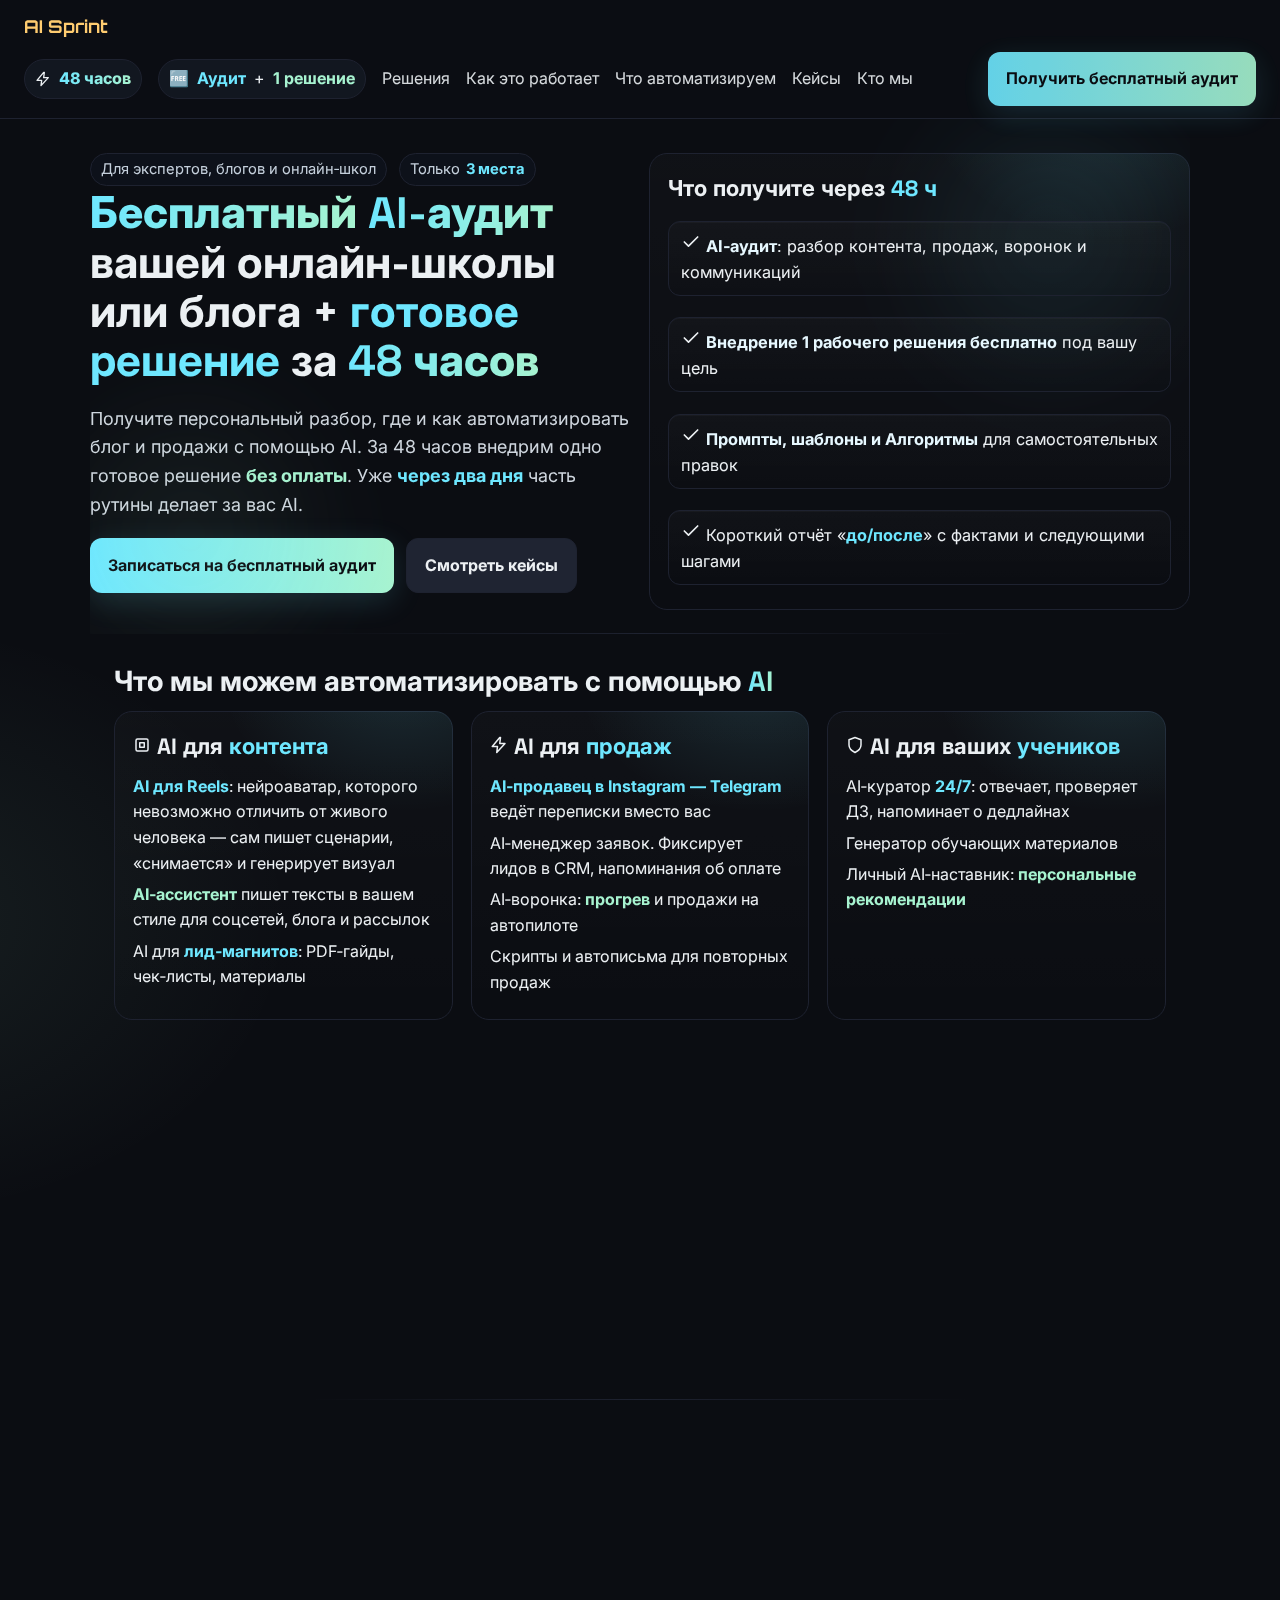
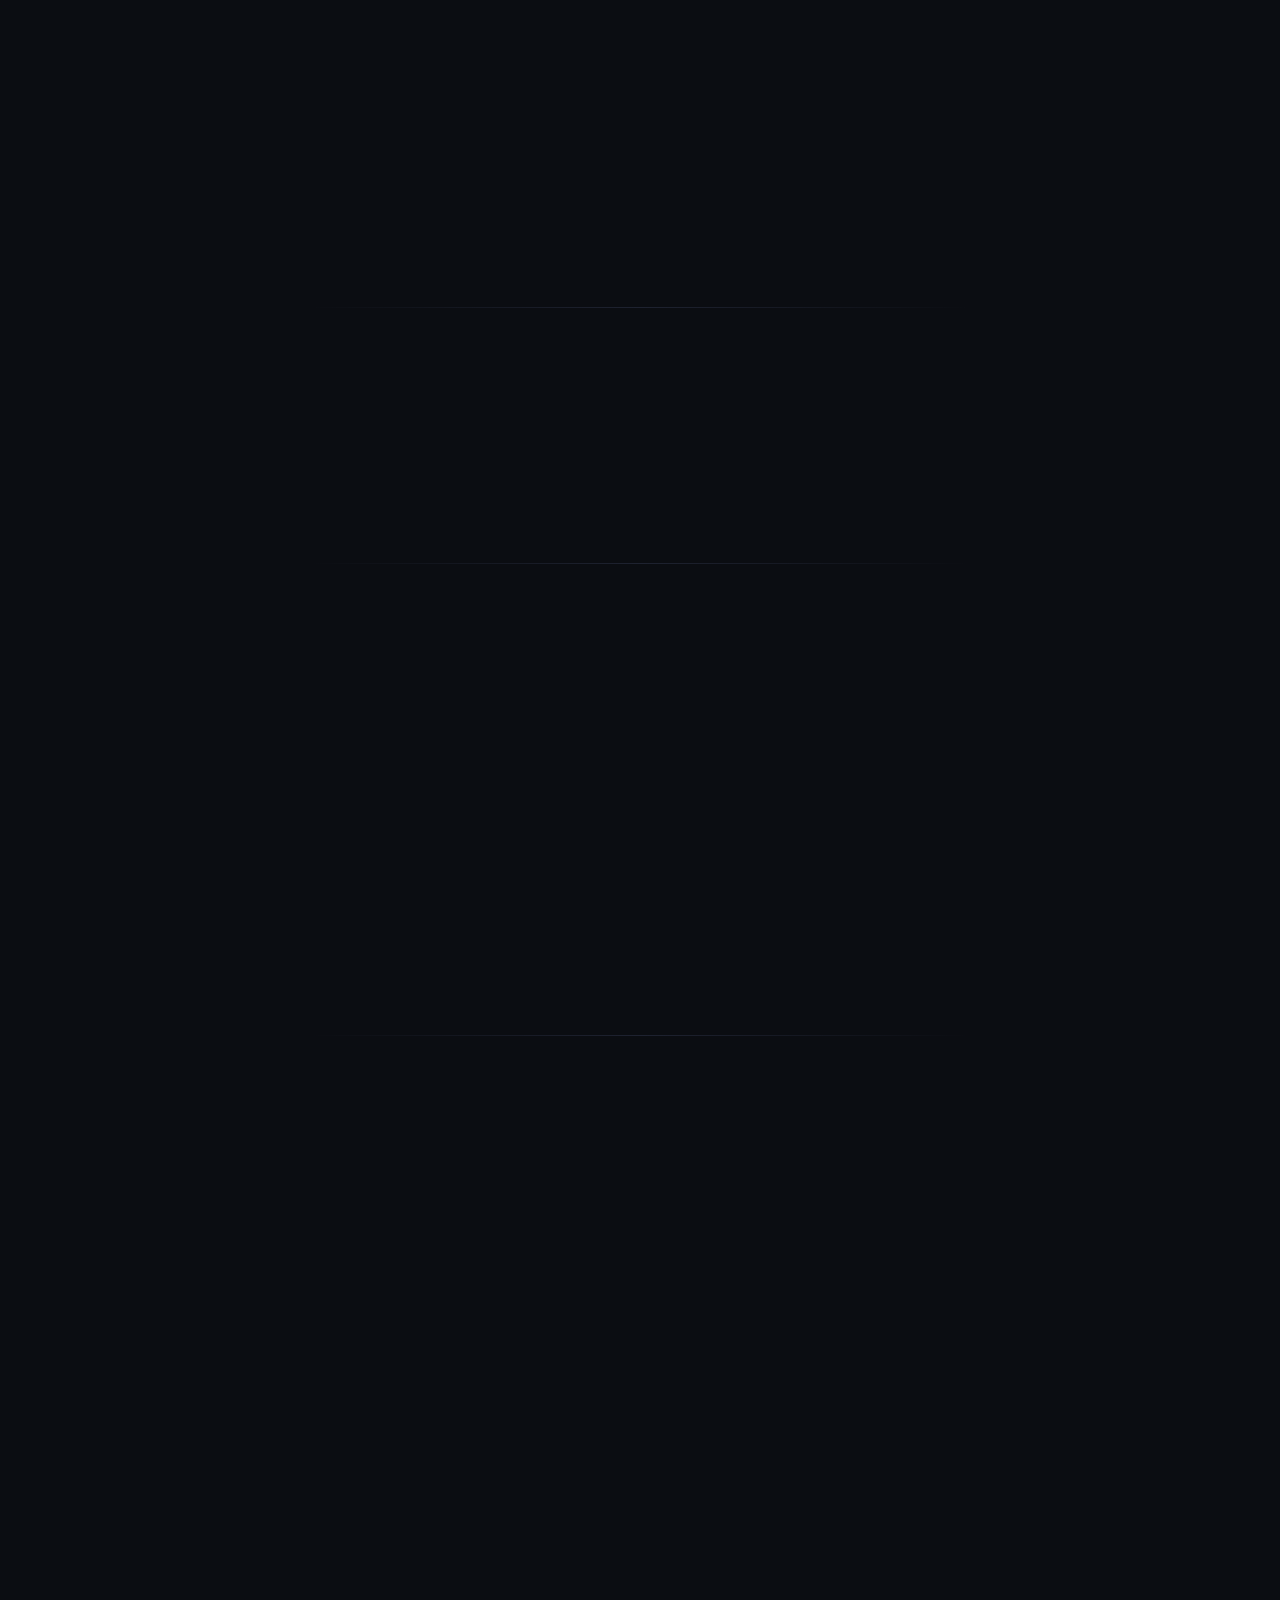
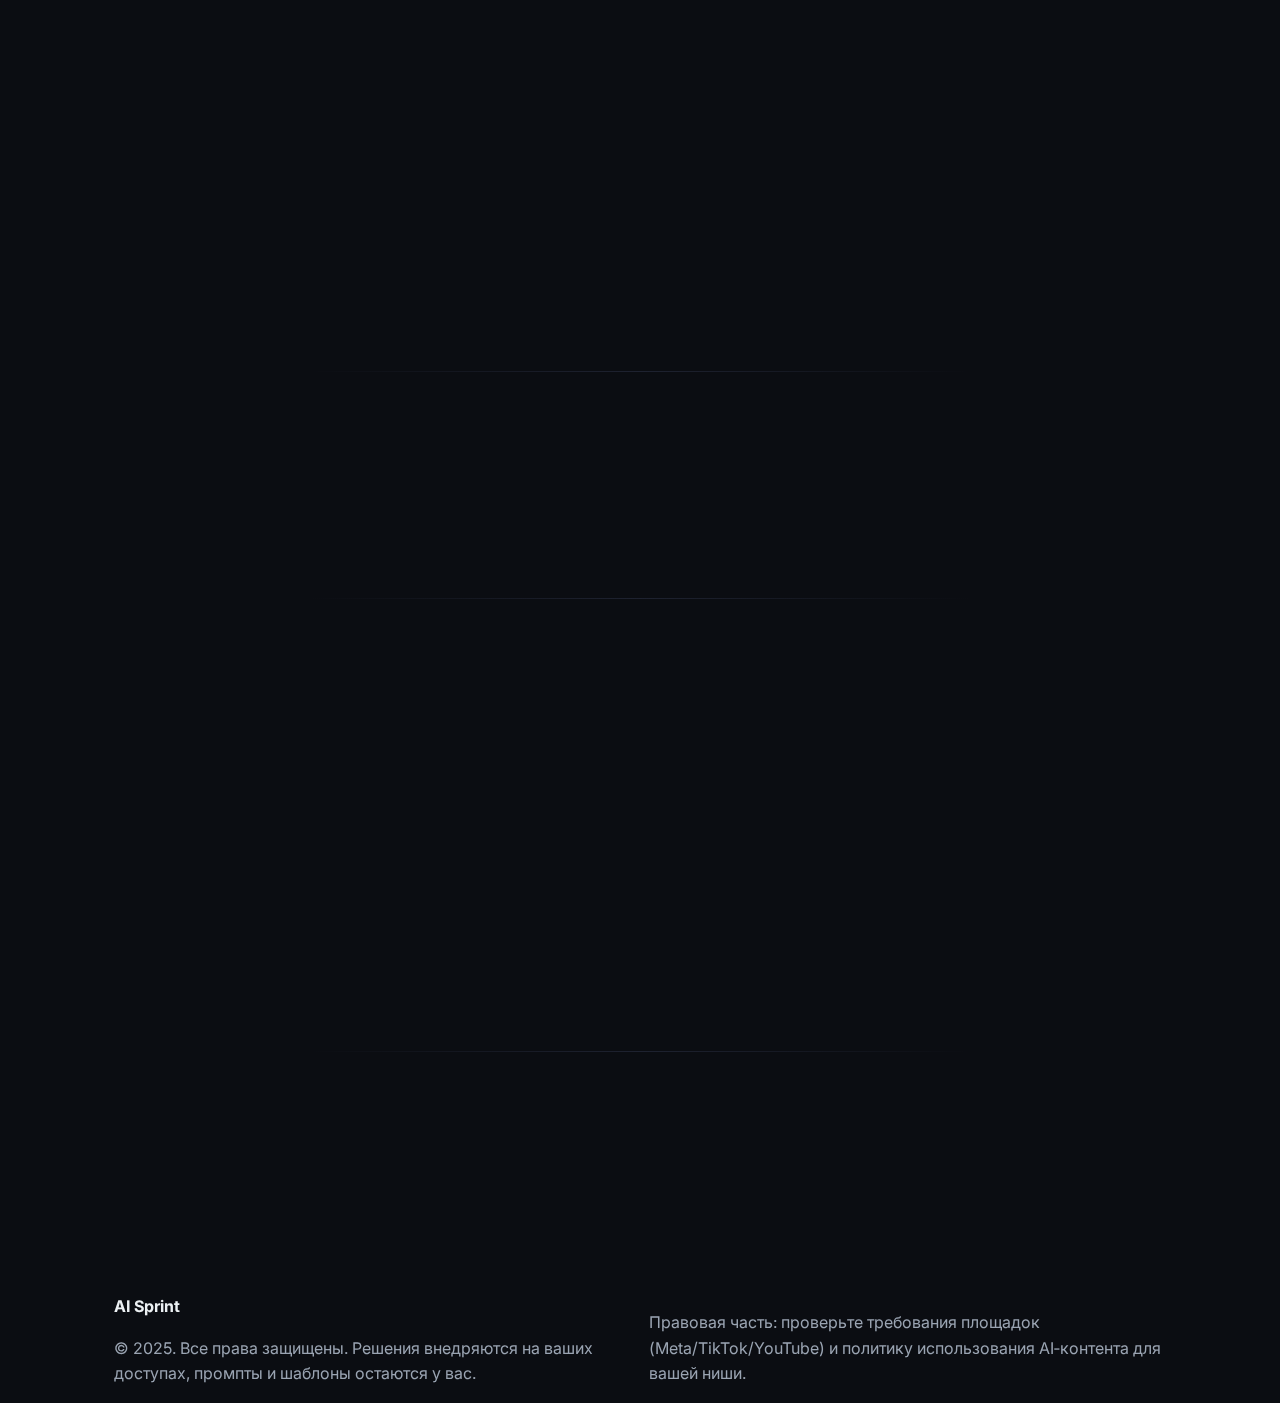
<file: gzgzg.html>
<!doctype html>
<html lang="ru">
<head>
  <meta charset="utf-8" />
  <meta name="viewport" content="width=device-width, initial-scale=1" />
  <title>Бесплатный AI‑аудит + готовое решение за 48 часов | AI Sprint</title>
  <meta name="description" content="Бесплатный AI‑аудит вашей онлайн‑школы или блога и бесплатное внедрение 1 готового решения за 48 часов. Если понравится — подключаем полный пакет внедрений и сопровождения." />
  <meta name="theme-color" content="#0b0d12" />
  <!-- Open Graph / Twitter -->
  <meta property="og:title" content="AI Sprint — Бесплатный AI‑аудит + MVP за 48 часов" />
  <meta property="og:description" content="Разберём контент, продажи и коммуникации. Внедрим одно готовое решение бесплатно за 48 часов." />
  <meta property="og:type" content="website" />
  <meta property="og:image" content="cover.png" />
  <meta property="og:locale" content="ru_RU" />
  <link rel="canonical" href="#" />

  <!-- Fonts -->
  <link rel="preconnect" href="https://fonts.googleapis.com" crossorigin>
  <link rel="preconnect" href="https://fonts.gstatic.com" crossorigin>
  <link href="https://fonts.googleapis.com/css2?family=Inter:wght@400;500;600;700&family=Space+Grotesk:wght@500;700&family=Orbitron:wght@700&display=swap" rel="stylesheet">

  <style>
    :root{
      --bg:#0b0d12; --card:#12151c; --muted:#9aa4b2; --text:#ecf0f3; --accent:#6ee7ff; --accent-2:#a7f3d0; --danger:#ff6b6b; --ok:#22c55e; --border:#1e2230; --title:#ffcc70;
      /* Типографика и отступы — mobile-first */
      --step-0: clamp(15px, 3.5vw, 16px);
      --step-1: clamp(18px, 4.2vw, 22px);
      --step-2: clamp(22px, 5.2vw, 28px);
      --step-3: clamp(28px, 7vw, 44px);
      --lead:   clamp(16px, 4.2vw, 18px);
      --space-1: clamp(8px, 2.5vw, 12px);
      --space-2: clamp(12px, 3.5vw, 18px);
      --space-3: clamp(16px, 4.5vw, 28px);
      --radius: 18px;
    }
    *{box-sizing:border-box}
    html{scroll-behavior:smooth}
    html,body{margin:0;padding:0;color:var(--text);
      font-family:Inter,system-ui,-apple-system,Segoe UI,Roboto,Ubuntu,"Helvetica Neue",Arial; font-size:var(--step-0); line-height:1.6;
      background:
        radial-gradient(800px 500px at 90% -10%, rgba(110,231,255,.10), transparent 60%),
        radial-gradient(700px 500px at -10% 20%, rgba(167,243,208,.08), transparent 60%),
        linear-gradient(#0b0d12,#0b0d12);
      overflow-x:hidden;
    }
    h1,h2,h3{font-family:"Space Grotesk",Inter,system-ui,sans-serif; margin:.2rem 0 .8rem}
    h1{font-size:var(--step-3); line-height:1.12}
    h2{font-size:var(--step-2); line-height:1.2}
    h3{font-size:var(--step-1); line-height:1.25}
    p.lead{font-size:var(--lead); color:#cfd6de; max-width:70ch}

    a{color:inherit;text-decoration:none}
    img{max-width:100%;height:auto;display:block}
    .container{max-width:1100px;margin:0 auto;padding-inline: clamp(16px,4vw,24px);position:relative}

    .highlight{color:var(--accent);font-weight:700;display:inline}
    .highlight-2{color:var(--accent-2);font-weight:700;display:inline}
    .grad{background:linear-gradient(90deg,var(--accent),var(--accent-2));-webkit-background-clip:text;background-clip:text;color:transparent;font-weight:800;display:inline}

    .btn{display:inline-flex;align-items:center;gap:.6rem;background:linear-gradient(90deg,var(--accent),var(--accent-2));color:#0b0d12;border:none;border-radius:12px;padding:14px 18px;font-weight:700;cursor:pointer;box-shadow:0 8px 30px rgba(110,231,255,.15); min-height:44px}
    .btn:hover{filter:saturate(110%);transform:translateY(-1px)}
    .btn:active{transform:translateY(0)}
    .btn.secondary{background:#1f2432;color:var(--text);border:1px solid var(--border);box-shadow:none}

    .tag{display:inline-flex;align-items:center;gap:.4rem;border:1px solid var(--border);border-radius:999px;padding:4px 10px;color:#c4cfdb;font-size:.92rem;background:#0d111a}
    .pill{display:inline-flex;align-items:center;gap:.5rem;background:#121720;border:1px solid var(--border);padding:6px 10px;border-radius:999px}

    .grid{display:grid;gap:18px}
    .grid.cols-2{grid-template-columns:1fr}
    .grid.cols-3{grid-template-columns:1fr}
    @media (min-width:900px){.grid.cols-2{grid-template-columns:repeat(2,minmax(0,1fr))} .grid.cols-3{grid-template-columns:repeat(3,minmax(0,1fr))}}

    .card{background:linear-gradient(180deg,rgba(255,255,255,.02),rgba(255,255,255,0));border:1px solid var(--border);border-radius:var(--radius);padding:18px;position:relative}
    .card.emph{border-image:linear-gradient(90deg,var(--accent),var(--accent-2)) 1;border-width:1px}
    .card::after{content:"";position:absolute;inset:-1px;border-radius:inherit;background:radial-gradient(300px 220px at 85% -10%, rgba(110,231,255,.12), transparent 60%);pointer-events:none}

    ul.clean{list-style:none;padding-left:0;margin:0}
    ul.clean li{margin:.35rem 0}

    .muted{color:var(--muted)}
    .divider{height:1px;background:linear-gradient(90deg,transparent,var(--border),transparent);margin:26px 0}
    .section{padding-block: var(--space-3);position:relative}
    .section::before{content:"";position:absolute;inset:auto;left:50%;transform:translateX(-50%);top:-1px;width:60%;height:1px;background:linear-gradient(90deg,transparent,var(--border),transparent)}

    /* Header — бургер-меню */
    .site-header{position:sticky;top:0;backdrop-filter:saturate(140%) blur(8px);-webkit-backdrop-filter:blur(8px) saturate(140%);background:rgba(11,13,18,.6);border-bottom:1px solid var(--border);z-index:1000}
    .site-header .inner{padding-block:12px}
    .brand-title{font-family:'Orbitron',sans-serif;font-weight:700;font-size:1.1rem;color:var(--title);white-space:nowrap;margin-right:10px}
    nav.topnav{display:grid;gap:12px}
    .topnav .brand{display:flex;align-items:center;justify-content:space-between;gap:12px}
    .nav-toggle{display:inline-flex;align-items:center;justify-content:center;border:1px solid var(--border);background:#0d111a;color:#e5e7eb;border-radius:12px;min-height:44px;min-width:44px;padding:0 12px;cursor:pointer}
    .nav-toggle svg{pointer-events:none}
    .links{display:none;gap:12px}
    .links.open{display:grid}
    .links a{opacity:.9}
    .links a:hover{opacity:1}
    .links .spacer{display:none}
    @media (min-width:900px){
      nav.topnav{grid-template-columns:1fr}
      .nav-toggle{display:none}
      .links{display:flex !important;align-items:center;gap:16px}
      .links .spacer{display:block;flex:1}
    }

    .hero{padding:34px 0 24px;position:relative;overflow:hidden}
    .hero::before,.hero::after{content:"";position:absolute;inset:auto;pointer-events:none;filter:blur(40px);opacity:.65}
    .hero::before{width:520px;height:520px;right:-120px;top:-140px;background:radial-gradient(closest-side, rgba(110,231,255,.14), transparent 70%)}
    .hero::after{width:520px;height:520px;left:-160px;bottom:-160px;background:radial-gradient(closest-side, rgba(167,243,208,.12), transparent 70%)}

    .hero-benefits{display:grid;grid-template-rows:auto 1fr}
    .hero-benefits .clean{display:grid;align-content:space-between;row-gap:10px;height:100%;font-size:1.02rem}
    .hero-benefits .clean li{padding:10px 12px;border-radius:12px;border:1px solid var(--border);background:linear-gradient(180deg,rgba(255,255,255,.02),rgba(255,255,255,0));box-shadow:0 1px 0 rgba(255,255,255,.03) inset}
    .hero-benefits .clean b{color:#e7f8ff}

    .kpi{display:flex;gap:8px;flex-wrap:wrap;margin:.6rem 0 0}
    .kpi .chip{border:1px dashed var(--border);border-radius:8px;padding:6px 10px;color:#cfe7ff;font-size:.92rem}

    .timeline{position:relative}
    .step{display:grid;grid-template-columns:auto 1fr;gap:12px;padding:12px 0}
    .step + .step{border-top:1px dashed var(--border)}
    .num{width:28px;height:28px;border-radius:50%;display:grid;place-items:center;background:linear-gradient(90deg,var(--accent),var(--accent-2));color:#0b0d12;font-weight:800}
    .step:nth-child(1) .num::after{content:"1"}
    .step:nth-child(2) .num::after{content:"2"}
    .step:nth-child(3) .num::after{content:"3"}

    .cases-grid{align-items:stretch}
    .case-card{display:grid;grid-template-rows:auto 1fr auto}
    .case-card h3{margin:.3rem 0 .4rem}
    .case-meta{display:flex;align-items:center;gap:8px;flex-wrap:wrap;margin-bottom:6px}
    .case-meta .badge{border:1px solid var(--border);background:#0c1119;border-radius:8px;padding:4px 8px}
    .ticks{margin:6px 0 0}
    .ticks li{position:relative;padding:10px 12px 10px 30px;border-radius:12px;border:1px solid var(--border);background:linear-gradient(180deg,rgba(255,255,255,.02),rgba(255,255,255,0))}
    .ticks li .icon{position:absolute;left:8px;top:10px;opacity:.9}
    .metrics{display:grid;grid-template-columns:1fr 1fr;gap:10px;margin-top:6px}
    @media (min-width:900px){.metrics{grid-template-columns:repeat(3,minmax(0,1fr))}}
    .metric{border:1px dashed var(--border);border-radius:12px;padding:10px 8px;text-align:center;background:linear-gradient(180deg,rgba(255,255,255,.02),rgba(255,255,255,0))}
    .metric .val{font-weight:800;font-size:20px;line-height:1.1;background:linear-gradient(90deg,var(--accent),var(--accent-2));-webkit-background-clip:text;background-clip:text;color:transparent}
    .metric .label{display:block;color:#cbd5e1;font-size:.9rem;margin-top:2px}

    .portrait{position:relative;max-width:420px;margin:0 auto;border-radius:20px;overflow:hidden;border:1px solid var(--border);background:linear-gradient(180deg,rgba(255,255,255,.02),rgba(255,255,255,0));box-shadow:0 10px 40px rgba(110,231,255,.08)}
    .portrait::before{content:"";position:absolute;inset:-1px;border-radius:inherit;pointer-events:none;mix-blend:screen;opacity:.55;background:
      radial-gradient(240px 160px at 85% 0%, rgba(110,231,255,.35), transparent 60%),
      radial-gradient(200px 160px at 0% 100%, rgba(167,243,208,.28), transparent 60%)}
    .portrait .label{position:absolute;left:12px;bottom:12px;background:#0c1119cc;border:1px solid var(--border);padding:6px 10px;border-radius:10px;font-weight:700}
    .portrait img{width:100%;height:auto}

    .client-logos{display:flex;gap:18px;align-items:center;flex-wrap:wrap;padding-top:12px;opacity:.9}
    .client-logos img{height:28px;filter:grayscale(.95);opacity:.85;transition:filter .2s,opacity .2s,transform .2s}
    .client-logos img:hover{filter:none;opacity:1;transform:translateY(-1px)}

    .inline{display:flex;flex-direction:column;gap:12px;flex-wrap:wrap}
    @media (min-width:700px){.inline{flex-direction:row}}
    .footnote{font-size:.92rem;color:var(--muted)}

    .sticky-cta{position:fixed;left:0;right:0;bottom:12px;display:flex;justify-content:center;z-index:1200;padding-inline: clamp(8px, 4vw, 16px); padding-bottom: max(12px, env(safe-area-inset-bottom))}
    .sticky-cta .bar{backdrop-filter:blur(8px) saturate(130%);background:rgba(12,17,25,.7);border:1px solid var(--border);border-radius:16px;padding:10px;display:flex;gap:12px;align-items:center}
    .sticky-cta .bar .txt{color:#cbd5e1;font-size:.95rem}
    @media (min-width:780px){ .sticky-cta{display:none} }

    .reveal{opacity:0;transform:translateY(12px)}
    .reveal.in{opacity:1;transform:none;transition:opacity .45s ease, transform .45s ease}
    @media (prefers-reduced-motion: reduce){ .reveal,.reveal.in{opacity:1;transform:none;transition:none} }

    .skip-link{position:absolute;left:-9999px;top:auto;width:1px;height:1px;overflow:hidden}
    .skip-link:focus{position:static;width:auto;height:auto;background:#111827;color:#fff;padding:8px;border-radius:8px}

    .site-header .container{ max-width:100%; width:100%; padding-left:16px; padding-right:16px; }
    @media (min-width:900px){ .site-header .container{ padding-left:24px; padding-right:24px; } }

    @media (max-width:700px){ .btn{width:100%} }
  </style>
</head>
<body>
  <a href="#main" class="skip-link">Перейти к содержанию</a>

  <!-- SVG sprite (icons) -->
  <svg xmlns="http://www.w3.org/2000/svg" style="display:none">
    <symbol id="i-check" viewBox="0 0 24 24" fill="none" stroke="currentColor" stroke-width="2" stroke-linecap="round" stroke-linejoin="round">
      <path d="M20 6L9 17l-5-5"/>
    </symbol>
    <symbol id="i-zap" viewBox="0 0 24 24" fill="none" stroke="currentColor" stroke-width="2" stroke-linecap="round" stroke-linejoin="round">
      <path d="M13 2L3 14h7l-1 8 11-12h-7l1-8z"/>
    </symbol>
    <symbol id="i-shield" viewBox="0 0 24 24" fill="none" stroke="currentColor" stroke-width="2" stroke-linecap="round" stroke-linejoin="round">
      <path d="M12 22s8-4 8-10V5l-8-3-8 3v7c0 6 8 10 8 10z"/>
    </symbol>
    <symbol id="i-cpu" viewBox="0 0 24 24" fill="none" stroke="currentColor" stroke-width="2" stroke-linecap="round" stroke-linejoin="round">
      <rect x="4" y="4" width="16" height="16" rx="2"/><rect x="9" y="9" width="6" height="6"/>
    </symbol>
    <symbol id="i-menu" viewBox="0 0 24 24" fill="none" stroke="currentColor" stroke-width="2" stroke-linecap="round" stroke-linejoin="round">
      <line x1="3" y1="6" x2="21" y2="6"/><line x1="3" y1="12" x2="21" y2="12"/><line x1="3" y1="18" x2="21" y2="18"/>
    </symbol>
  </svg>

  <header class="site-header" role="banner">
    <div class="container inner">
      <nav class="topnav" aria-label="Главная навигация">
        <div class="brand">
          <div class="brand-title">AI Sprint</div>
          <button class="nav-toggle" aria-expanded="false" aria-controls="nav-links" aria-label="Меню">
            <svg width="22" height="22" aria-hidden="true"><use href="#i-menu"/></svg>
          </button>
        </div>
        <div id="nav-links" class="links">
          <span class="pill"><svg class="icon" width="16" height="16" aria-hidden="true"><use href="#i-zap"/></svg><span class="grad">48 часов</span></span>
          <span class="pill"><span aria-hidden="true">🆓</span><span class="highlight">Аудит</span> + <span class="highlight-2">1 решение</span></span>
          <a href="#solutions">Решения</a>
          <a href="#process">Как это работает</a>
          <a href="#capabilities">Что автоматизируем</a>
          <a href="#cases">Кейсы</a>
          <a href="#about">Кто мы</a>
          <span class="spacer"></span>
          <a class="btn" target="_blank" rel="noopener" href="https://docs.google.com/forms/d/e/1FAIpQLScvjiIQNH8hCzRgOk6-HXiuqrDC39RZ9Ddr6-ozR0WX-wAntQ/viewform?utm_source=header">Получить бесплатный аудит</a>
        </div>
      </nav>
    </div>
  </header>

  <main id="main">
    <!-- HERO -->
    <section class="hero container">
      <div class="grid cols-2">
        <div class="reveal">
          <div class="inline">
            <span class="tag">Для экспертов, блогов и онлайн‑школ</span>
            <span class="tag warning">Только <span class="highlight">3 места</span></span>
          </div>
          <h1><span class="grad">Бесплатный</span> <span class="grad">AI‑аудит</span> вашей онлайн‑школы или блога + <span class="highlight">готовое решение</span> за <span class="grad">48 часов</span></h1>
          <p class="lead">Получите персональный разбор, где и как автоматизировать блог и продажи с помощью AI. За 48 часов внедрим одно готовое решение <span class="highlight-2">без оплаты</span>. Уже <span class="highlight">через два дня</span> часть рутины делает за вас AI.</p>
          <div class="inline" style="margin-top:10px">
            <a class="btn" target="_blank" rel="noopener" href="https://docs.google.com/forms/d/e/1FAIpQLScvjiIQNH8hCzRgOk6-HXiuqrDC39RZ9Ddr6-ozR0WX-wAntQ/viewform?utm_source=hero">Записаться на бесплатный аудит</a>
            <a class="btn secondary" href="#cases">Смотреть кейсы</a>
          </div>
        </div>
        <div class="card hero-benefits reveal">
          <h3>Что получите через <span class="highlight">48 ч</span></h3>
          <ul class="clean">
            <li><svg class="icon" width="20" height="20" aria-hidden="true"><use href="#i-check"/></svg> <b class="highlight">AI‑аудит</b>: разбор контента, продаж, воронок и коммуникаций</li>
            <li><svg class="icon" width="20" height="20" aria-hidden="true"><use href="#i-check"/></svg> <b class="highlight-2">Внедрение 1 рабочего решения бесплатно</b> под вашу цель</li>
            <li><svg class="icon" width="20" height="20" aria-hidden="true"><use href="#i-check"/></svg> <b class="highlight">Промпты, шаблоны и Алгоритмы</b> для самостоятельных правок</li>
            <li><svg class="icon" width="20" height="20" aria-hidden="true"><use href="#i-check"/></svg> Короткий отчёт «<span class="highlight">до/после</span>» с фактами и следующими шагами</li>
          </ul>
        </div>
      </div>
    </section>

    <!-- CAPABILITIES -->
    <section id="capabilities" class="section container">
      <h2 class="reveal">Что мы можем автоматизировать с помощью <span class="grad">AI</span></h2>
      <div class="grid cols-3">
        <div class="card reveal">
          <h3><svg class="icon" width="18" height="18" aria-hidden="true"><use href="#i-cpu"/></svg> AI для <span class="highlight">контента</span></h3>
          <ul class="clean">
            <li><span class="highlight">AI для Reels</span>: нейроаватар, которого невозможно отличить от живого человека — сам пишет сценарии, «снимается» и генерирует визуал</li>
            <li><span class="highlight-2">AI‑ассистент</span> пишет тексты в вашем стиле для соцсетей, блога и рассылок</li>
            <li>AI для <span class="highlight">лид‑магнитов</span>: PDF‑гайды, чек‑листы, материалы</li>
          </ul>
        </div>
        <div class="card reveal">
          <h3><svg class="icon" width="18" height="18" aria-hidden="true"><use href="#i-zap"/></svg> AI для <span class="highlight">продаж</span></h3>
          <ul class="clean">
            <li><span class="highlight">AI‑продавец в Instagram — Telegram</span> ведёт переписки вместо вас</li>
            <li>AI‑менеджер заявок. Фиксирует лидов в CRM, напоминания об оплате</li>
            <li>AI‑воронка: <span class="highlight-2">прогрев</span> и продажи на автопилоте</li>
            <li>Скрипты и автописьма для повторных продаж</li>
          </ul>
        </div>
        <div class="card reveal">
          <h3><svg class="icon" width="18" height="18" aria-hidden="true"><use href="#i-shield"/></svg> AI для ваших <span class="highlight">учеников</span></h3>
          <ul class="clean">
            <li>AI‑куратор <span class="highlight">24/7</span>: отвечает, проверяет ДЗ, напоминает о дедлайнах</li>
            <li>Генератор обучающих материалов</li>
            <li>Личный AI‑наставник: <span class="highlight-2">персональные рекомендации</span></li>
          </ul>
        </div>
        <div class="card span-3 reveal">
          <h3>AI для <span class="highlight">бизнес‑процессов</span></h3>
          <ul class="clean">
            <li><span class="highlight">Нейроаватар</span> для вебинаров и уроков — записывает уроки вместо вас.</li>
            <li><span class="highlight">AI‑аналитик</span> показывает, что реально приносит заявки и продажи.</li>
            <li><span class="highlight">AI‑планировщик</span> управляет задачами и проектами команды.</li>
            <li><span class="highlight">Автосегментация</span> аудитории для точного таргетинга и персональных офферов.</li>
          </ul>
        </div>
      </div>
    </section>

    <!-- PROCESS -->
    <section id="process" class="section container">
      <h2 class="reveal">От хаоса и рутины к свободе и росту: <span class="highlight">3 шага, как мы это сделаем вместе</span></h2>
      <div class="card timeline reveal">
        <div class="step">
          <div class="num" aria-hidden="true"></div>
          <div>
            <h3>1)<span class="highlight"> Бесплатный</span> AI‑аудит</h3>
            <p class="muted">Разбираем ваш блог/школу: контент, продажи, воронки, коммуникацию. Находим точки, где <span class="highlight">AI</span> даст быстрый и заметный результат.</p>
          </div>
        </div>
        <div class="step">
          <div class="num" aria-hidden="true"></div>
          <div>
            <h3>2) <span class="highlight-2">Внедрение</span> одного решения за <span class="grad">48 часов БЕСПЛАТНО</span></h3>
            <p class="muted">Внедряем готовое решение, которое сразу приносит результат.</p>
          </div>
        </div>
        <div class="step">
          <div class="num" aria-hidden="true"></div>
          <div>
            <h3>3) <span class="highlight">Полный пакет</span> внедрений и сопровождения</h3>
            <p class="muted">Если вам понравится результат — подключаем интеграцию AI в ваши процессы на платной основе.</p>
          </div>
        </div>
      </div>
    </section>

    <!-- LIMITED OFFER -->
    <section id="offer" class="section container">
      <div class="card reveal">
        <h2>Хочу взять только <span class="grad">3 проекта</span> на этот оффер</h2>
        <p class="muted">Мы запускаем тест нового формата работы и берём всего три человека. Вместе пройдём путь от хаоса и рутины — до чёткой системы, где <span class="highlight">AI</span> берёт на себя самое скучное, а вы занимаетесь только тем, что любите.</p>
        <p class="muted">📌 <b class="highlight">Только 3 места</b>. Кто успел — тот и забрал.</p>
      </div>
    </section>

    <!-- ABOUT -->
    <section id="about" class="section container">
      <div class="grid cols-2">
        <div class="card reveal">
          <h2>Кто за этим стоит — <span class="highlight">Рустам Михайлов</span></h2>
          <ul class="clean">
            <li><span class="highlight-2">7 лет</span> в бизнес‑маркетинге</li>
            <li>Медиа‑продюсер известных бизнесменов</li>
            <li>Запускал воронки и упаковывал продукты для блогеров‑миллионников</li>
            <li>Основатель международного AI‑агентства</li>
            <li>Внедрял AI‑решения для компаний из списка <span class="highlight">Forbes</span></li>
            <li>Создавал AI‑видео для Monobank, Glovo, Novaposhta</li>
          </ul>
          <div class="client-logos" aria-label="Компании, для которых мы делали проекты">
            <img src="mom.png" alt="Monobank" title="Monobank" loading="lazy" decoding="async">
            <img src="vg.png" alt="Glovo" title="Glovo" loading="lazy" decoding="async">
            <img src="bh.png" alt="Нова пошта" title="Нова пошта" loading="lazy" decoding="async">
          </div>
        </div>
        <div class="card reveal">
          <div class="portrait">
            <img src="rusi.jpg" alt="Рустам Михайлов" width="720" height="900" loading="lazy" decoding="async" sizes="(max-width: 480px) 100vw, 420px">
            <span class="label">Рустам · <span class="highlight">AI‑архитектор</span></span>
          </div>
        </div>
      </div>
    </section>

    <!-- CASES -->
    <section id="cases" class="section container">
      <h2 class="reveal">Как <span class="highlight">AI</span> уже приносит результаты нашим клиентам <span class="muted" style="font-size:16px">· Несколько кейсов</span></h2>
      <div class="grid cols-3 cases-grid">
        <article class="card case-card reveal">
          <header>
            <div class="case-meta">
              <span class="badge">Ниша: Сообщество инвесторов</span>
            </div>
            <h3>Рост заявок и вовлечённости в комьюнити</h3>
          </header>
          <div class="case-body">
            <p class="muted"><b class="highlight">Задача:</b> Усилить бренд, увеличить вовлечённость и автоматизировать продажи.</p>
            <ul class="clean ticks">
              <li><svg class="icon" width="18" height="18" aria-hidden="true"><use href="#i-check"/></svg> Серия виральных <span class="highlight">AI‑видео</span> для популяризации бренда.</li>
              <li><svg class="icon" width="18" height="18" aria-hidden="true"><use href="#i-check"/></svg> <span class="highlight-2">AI‑агент</span> — обрабатывает заявки и продаёт доступ.</li>
              <li><svg class="icon" width="18" height="18" aria-hidden="true"><use href="#i-check"/></svg> AI‑ассистент — создаёт обучающие посты из материалов встреч.</li>
            </ul>
            <div class="metrics">
              <div class="metric"><span class="val">+40%</span><span class="label">заявок за 1 месяц</span></div>
              <div class="metric"><span class="val">−8 ч/нед</span><span class="label">рутины у команды</span></div>
              <div class="metric"><span class="val">+32%</span><span class="label">вовлечённость в чатах</span></div>
            </div>
          </div>
          <footer class="case-foot"><span class="pill">48‑часовой спринт → внедрение</span></footer>
        </article>

        <article class="card case-card reveal">
          <header>
            <div class="case-meta">
              <span class="badge">Ниша: Наставничество · e‑commerce</span>
            </div>
            <h3>Запуск наставничества по созданию онлайн‑магазинов</h3>
          </header>
          <div class="case-body">
            <p class="muted"><b class="highlight">Задача:</b> Запустить первый онлайн‑продукт, выстроить стратегию и продажи.</p>
            <ul class="clean ticks">
              <li><svg class="icon" width="18" height="18" aria-hidden="true"><use href="#i-check"/></svg> С помощью AI сформировали продуктовую линейку и оффер.</li>
              <li><svg class="icon" width="18" height="18" aria-hidden="true"><use href="#i-check"/></svg> Разработали стратегию прогрева и контент‑план.</li>
              <li><svg class="icon" width="18" height="18" aria-hidden="true"><use href="#i-check"/></svg> Настроили чат‑бота для квалификации и доведения до покупки.</li>
              <li><svg class="icon" width="18" height="18" aria-hidden="true"><use href="#i-check"/></svg> Автоматизировали коммуникацию на всех этапах запуска.</li>
            </ul>
            <div class="metrics">
              <div class="metric"><span class="val">$10 000</span><span class="label">в первом запуске</span></div>
              <div class="metric"><span class="val">≈500</span><span class="label">охват аудитории</span></div>
              <div class="metric"><span class="val">Авто</span><span class="label">процессы и коммуникации</span></div>
            </div>
          </div>
          <footer class="case-foot"><span class="pill">От идеи до продаж</span></footer>
        </article>

        <article class="card case-card reveal">
          <header>
            <div class="case-meta">
              <span class="badge">Наш продукт</span>
              <span class="pill">Онлайн‑школа по ИИ</span>
            </div>
            <h3>Мы сами используем свою технологию</h3>
          </header>
          <div class="case-body">
            <p class="muted"><b class="highlight">Задача:</b> Запустить онлайн‑школу по искусственному интеллекту с минимальными силами.</p>
            <ul class="clean ticks">
              <li><svg class="icon" width="18" height="18" aria-hidden="true"><use href="#i-check"/></svg> Проанализировали ЦА и выбрали наиболее востребованные темы.</li>
              <li><svg class="icon" width="18" height="18" aria-hidden="true"><use href="#i-check"/></svg> Создали рекламные креативы и тексты.</li>
              <li><svg class="icon" width="18" height="18" aria-hidden="true"><use href="#i-check"/></svg> Сгенерировали бесплатные материалы и мини‑курс: сценарии, уроки, презентации.</li>
              <li><svg class="icon" width="18" height="18" aria-hidden="true"><use href="#i-check"/></svg> Автоматизировали <span class="highlight">80%</span> задач в продажах и контенте.</li>
            </ul>
            <div class="metrics">
              <div class="metric"><span class="val">$15 000</span><span class="label">в первый месяц</span></div>
              <div class="metric"><span class="val">80%</span><span class="label">процессов на автомате</span></div>
              <div class="metric"><span class="val">Запуск</span><span class="label">без расширенной команды</span></div>
            </div>
          </div>
          <footer class="case-foot"><span class="pill">Решение → +15% KPI</span></footer>
        </article>
      </div>
    </section>

    <!-- SOLUTIONS -->
    <section id="solutions" class="section container">
      <h2 class="reveal">Полный пакет внедрений и <span class="highlight-2">сопровождения</span></h2>
      <div class="card reveal">
        <p class="muted">После бесплатного внедрения одного решения договариваемся о <span class="highlight">масштабировании</span>: интеграция AI в контент, продажи, обучение и бизнес‑процессы. Стоимость обсуждаем индивидуально под ваши цели и объёмы.</p>
      </div>
    </section>

    <!-- FAQ -->
    <section id="faq" class="section container">
      <h2 class="reveal">FAQ</h2>
      <div class="grid cols-2">
        <div class="card reveal">
          <h3>Это точно <span class="highlight">бесплатно</span>?</h3>
          <p class="muted">Да. Аудит и внедрение <b class="highlight">одного</b> решения за <b class="grad">48 ч</b> — бесплатно. Дальше — по желанию: полный пакет внедрений на платной основе.</p>
        </div>
        <div class="card reveal">
          <h3>Что именно вы внедряете за <span class="grad">48 часов</span>?</h3>
          <p class="muted">Выбираем точку максимального эффекта: AI‑продавец, чат‑бот, контент‑ассистент, мини‑воронка — в зависимости от задачи.</p>
        </div>
        <div class="card reveal">
          <h3>Какие нужны доступы?</h3>
          <p class="muted">Ссылки на контент/FAQ, доступ к IG/Telegram (или менеджеру), таблица/CRM для отчётности.</p>
        </div>
        <div class="card reveal">
          <h3>Сколько моего времени потребуется?</h3>
          <p class="muted">~30 мин на аудит и ~30 мин на демонстрацию. Остальное делаем мы.</p>
        </div>
      </div>
    </section>

    <!-- BOOK -->
    <section id="book" class="section container">
      <div class="card reveal">
        <h2>Готовы на <span class="highlight">бесплатный AI‑аудит</span> и внедрение 1 решения за <span class="grad">48 часов</span>?</h2>
        <p class="muted">Оставьте контакты — подтвердим слот (из <span class="highlight">3</span>) и начнём с аудита.</p>
        <a class="btn" target="_blank" rel="noopener" href="https://docs.google.com/forms/d/e/1FAIpQLScvjiIQNH8hCzRgOk6-HXiuqrDC39RZ9Ddr6-ozR0WX-wAntQ/viewform?utm_source=cta">Записаться на бесплатный аудит</a>
      </div>
    </section>
  </main>

  <footer>
    <div class="container">
      <div class="grid cols-2">
        <div>
          <strong>AI Sprint</strong>
          <p class="muted">© 2025. Все права защищены. Решения внедряются на ваших доступах, промпты и шаблоны остаются у вас.</p>
        </div>
        <div>
          <p class="muted">Правовая часть: проверьте требования площадок (Meta/TikTok/YouTube) и политику использования AI‑контента для вашей ниши.</p>
        </div>
      </div>
    </div>
  </footer>

  <!-- Sticky CTA (mobile) -->
  <div class="sticky-cta" aria-hidden="false">
    <div class="bar container">
      <div class="txt">Только <span class="highlight">3 места</span> на бесплатный аудит</div>
      <a class="btn" target="_blank" rel="noopener" href="https://docs.google.com/forms/d/e/1FAIpQLScvjiIQNH8hCzRgOk6-HXiuqrDC39RZ9Ddr6-ozR0WX-wAntQ/viewform?utm_source=sticky">Оставить заявку</a>
    </div>
  </div>

  <script>
    // IntersectionObserver для эффектов появления
    const io = ('IntersectionObserver' in window) ? new IntersectionObserver((entries)=>{
      for(const e of entries){ if(e.isIntersecting){ e.target.classList.add('in'); io.unobserve(e.target); } }
    }, { threshold: 0.12 }) : null;
    document.querySelectorAll('.reveal').forEach(el=>{ if(io){ io.observe(el); } else { el.classList.add('in'); } });

    // Бургер‑меню
    const navBtn = document.querySelector('.nav-toggle');
    const links = document.getElementById('nav-links');
    if(navBtn && links){
      navBtn.addEventListener('click', ()=>{
        const open = links.classList.toggle('open');
        navBtn.setAttribute('aria-expanded', String(open));
      });
    }
  </script>

  <!-- JSON‑LD Organization (микроразметка) -->
  <script type="application/ld+json">
  {
    "@context": "https://schema.org",
    "@type": "Organization",
    "name": "AI Sprint",
    "url": "#",
    "logo": "logo.png",
    "sameAs": ["https://t.me/", "https://instagram.com/"]
  }
  </script>
</body>
</html>
</file>
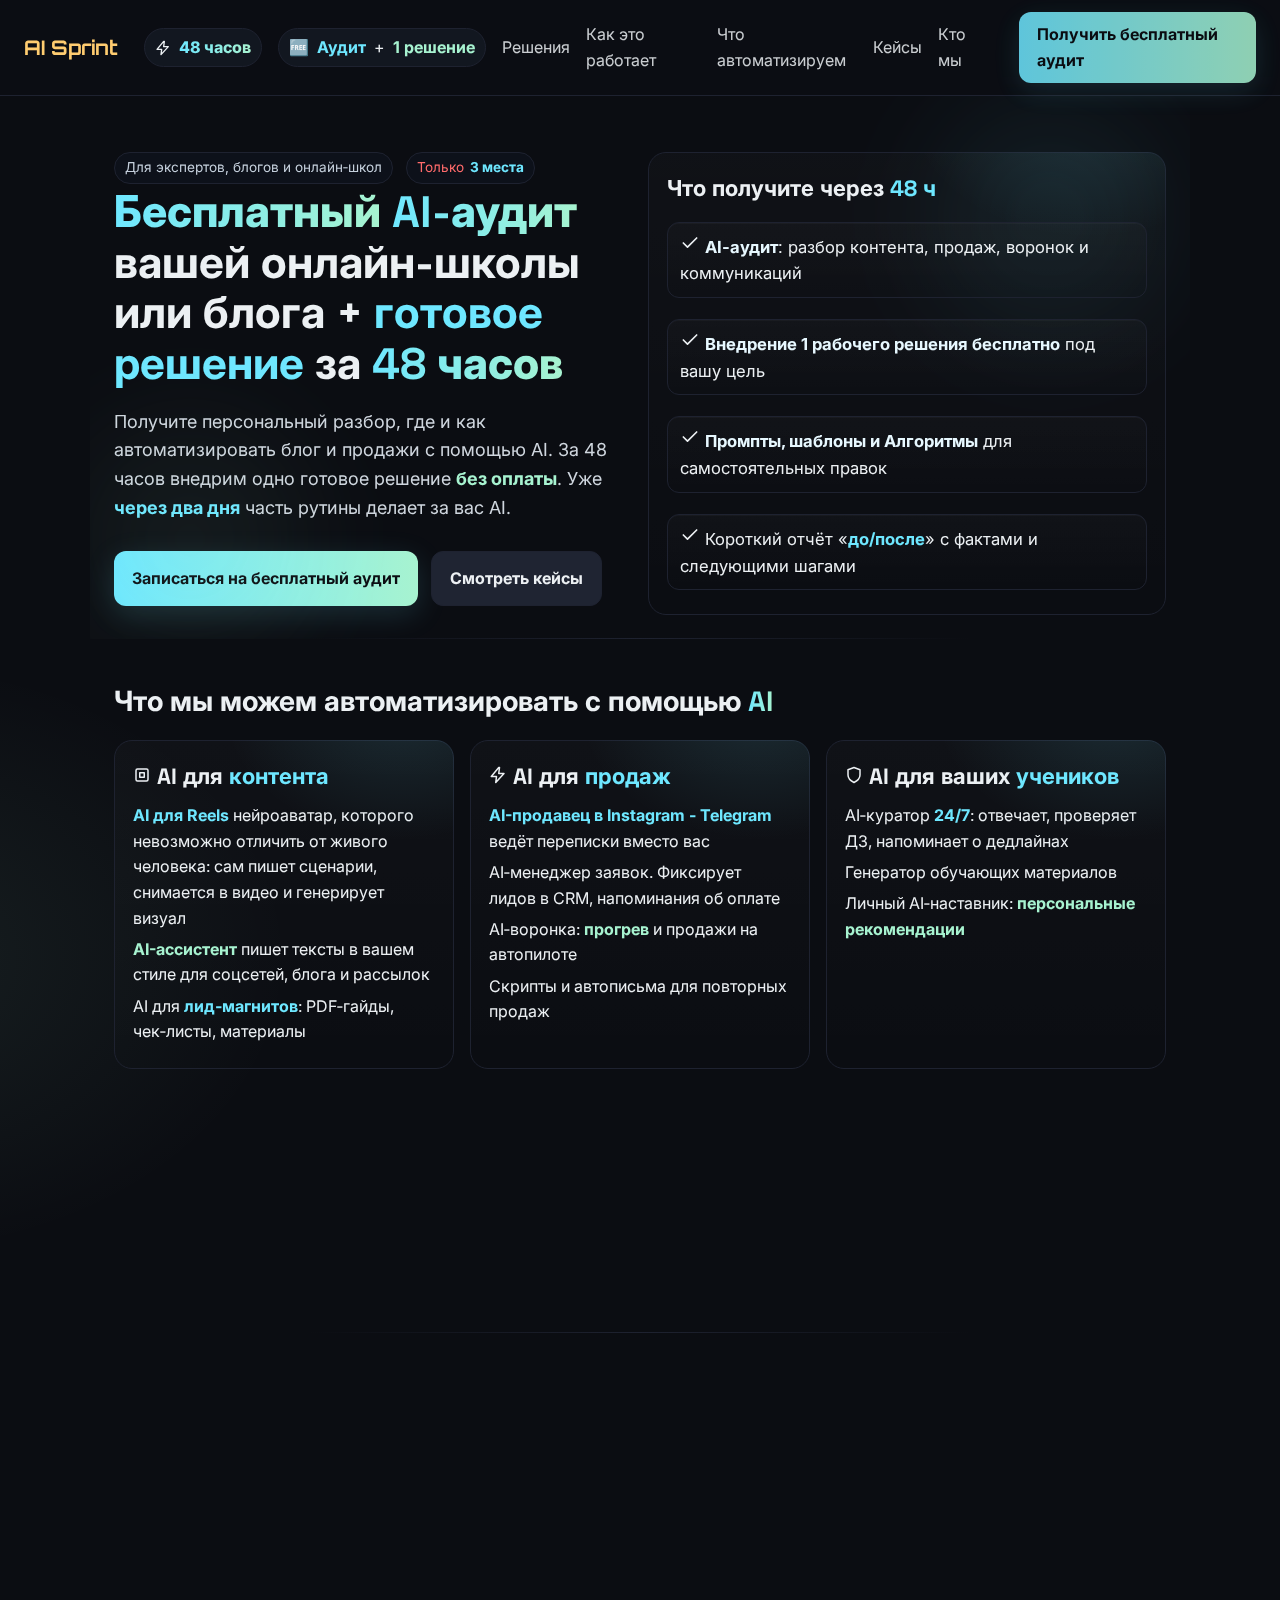
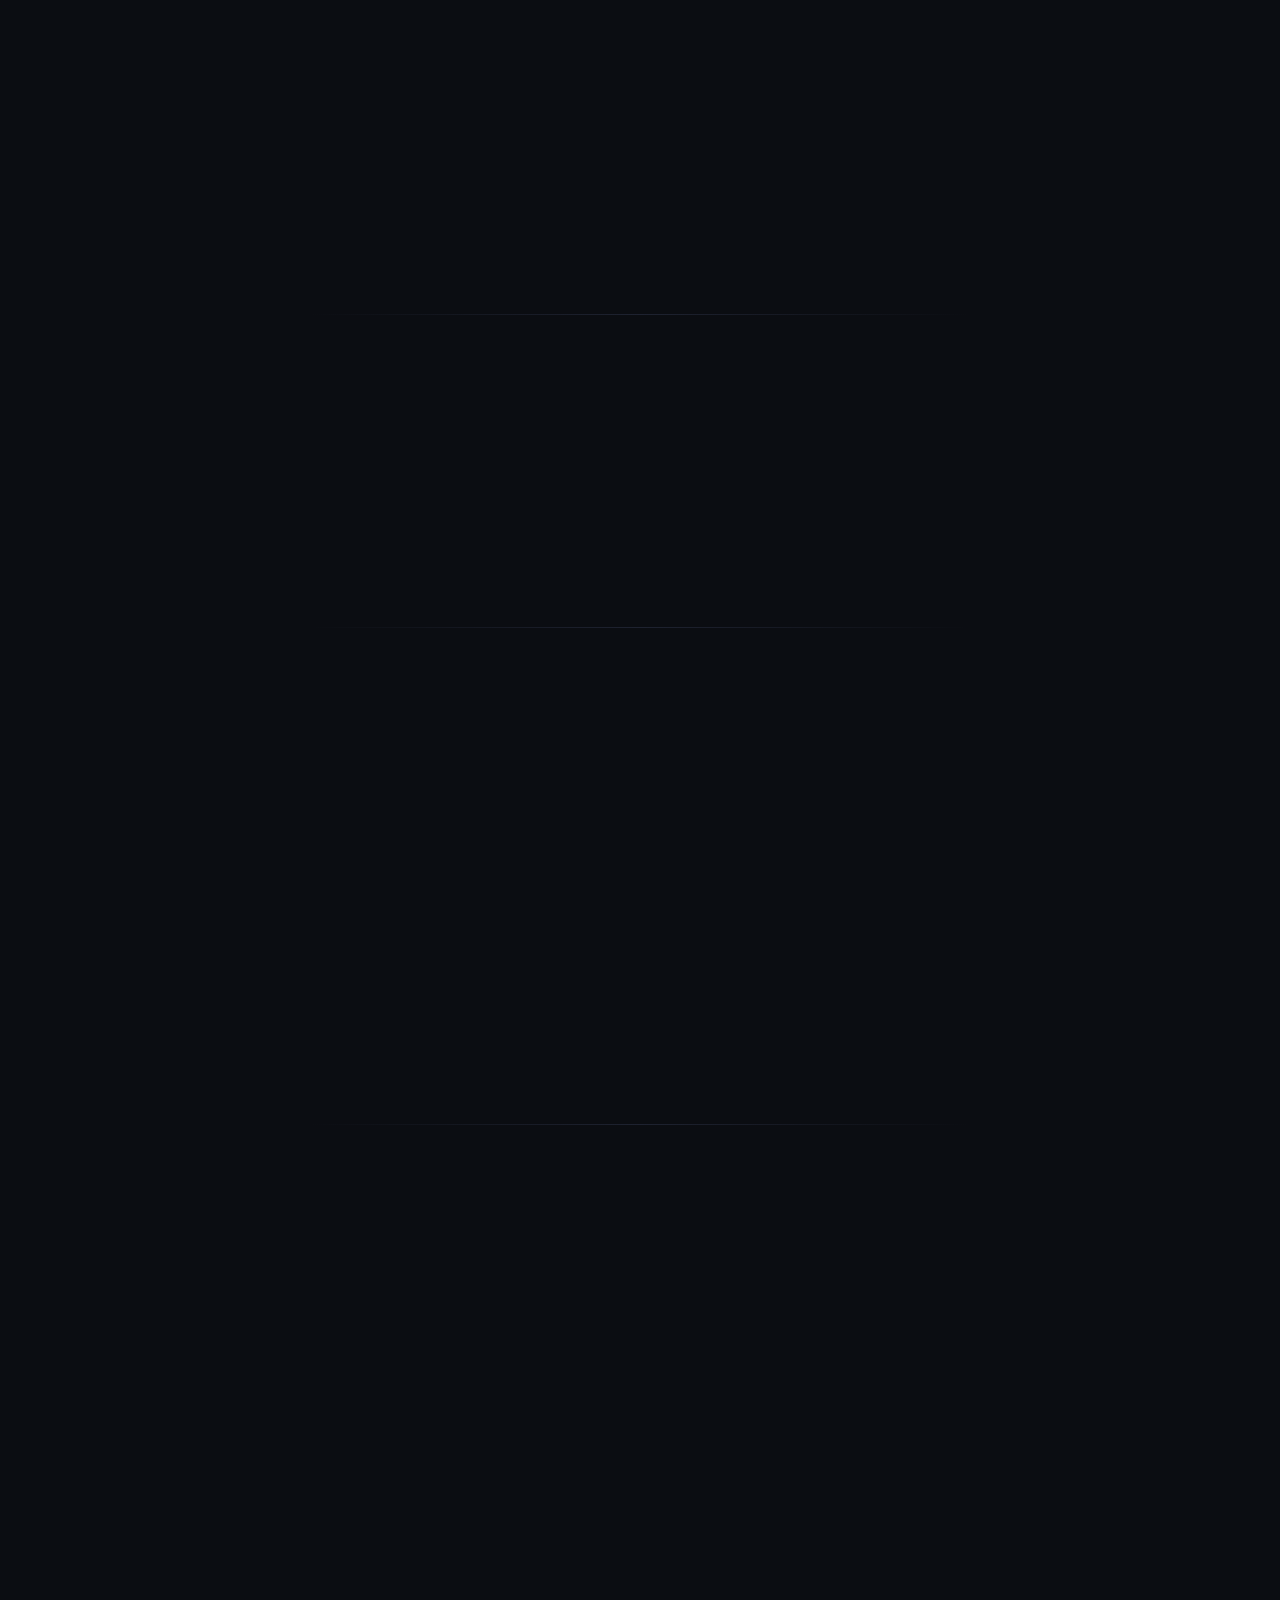
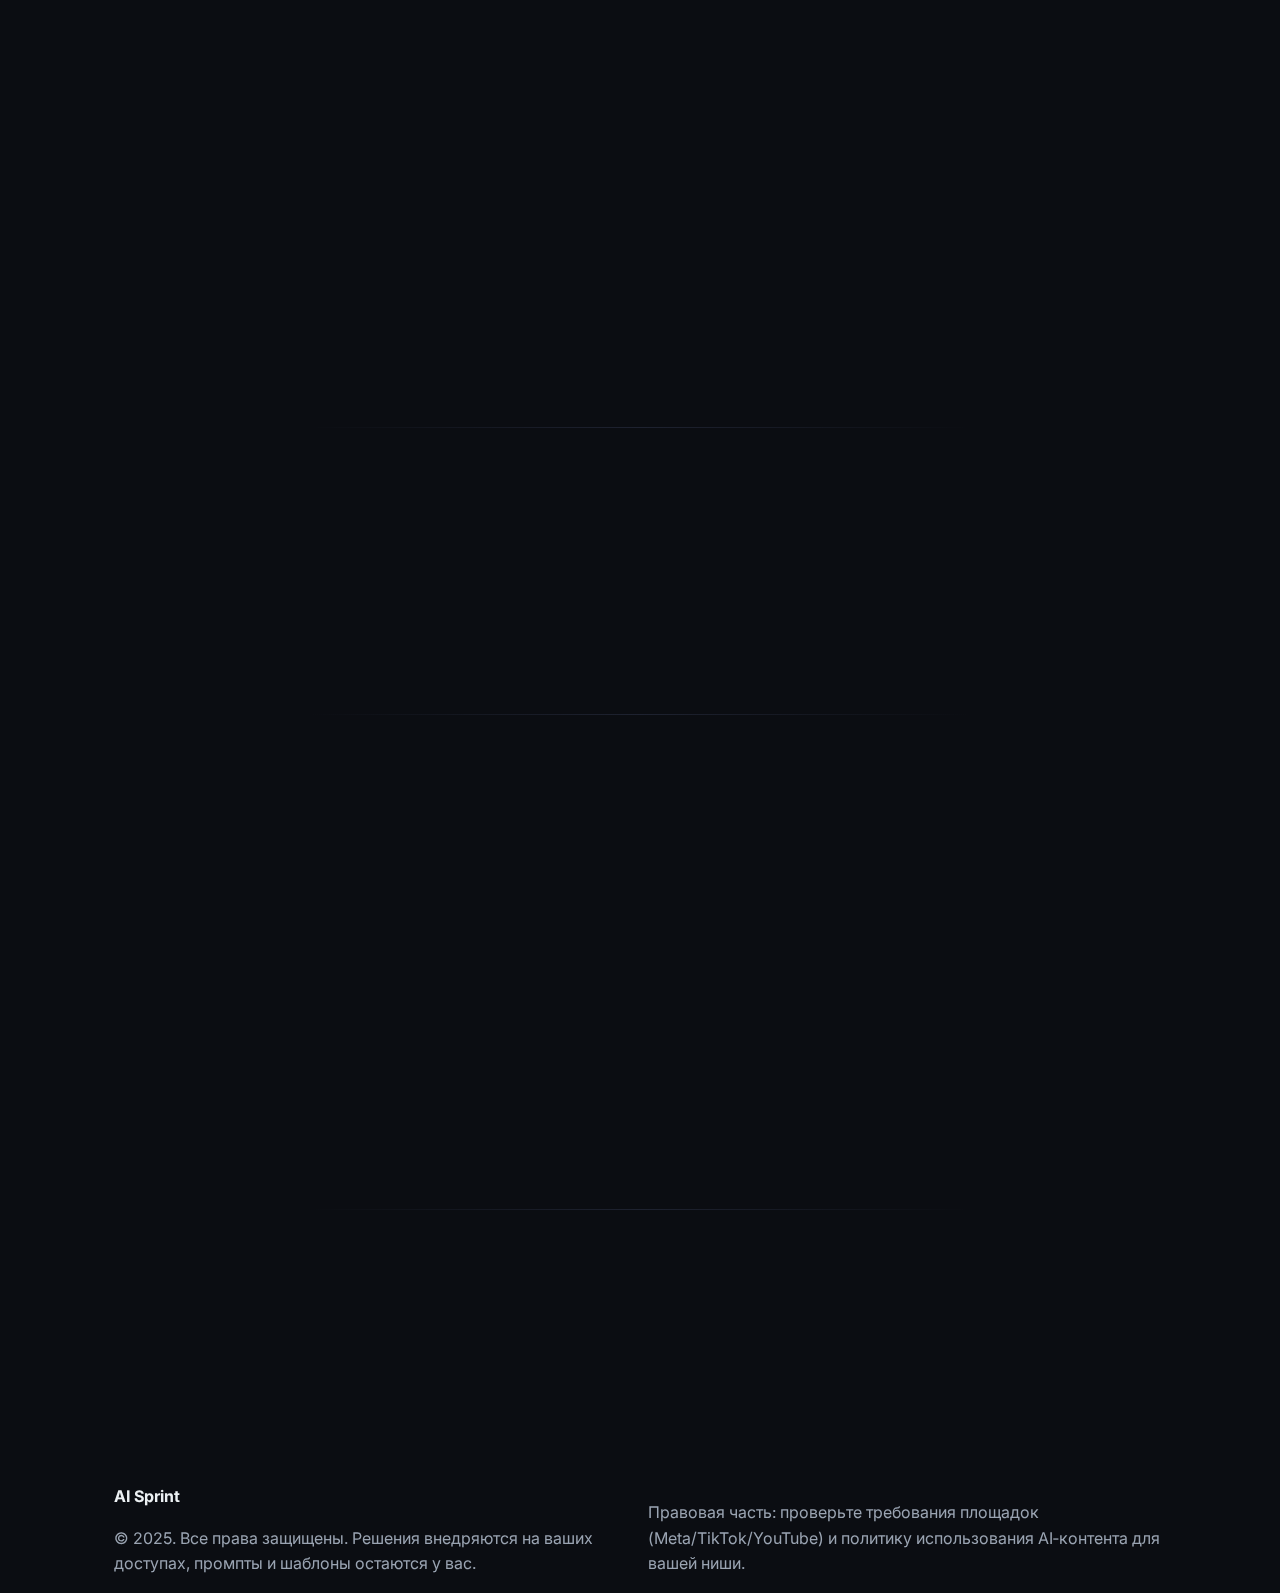
<file: mobile.html>
<!doctype html>
<html lang="ru">
<head>
  <meta charset="utf-8" />
  <meta name="viewport" content="width=device-width, initial-scale=1" />
  <title>Бесплатный AI‑аудит + готовое решение за 48 часов | AI Sprint</title>
  <meta name="description" content="Бесплатный AI‑аудит вашей онлайн‑школы или блога и бесплатное внедрение 1 готового решения за 48 часов. Если понравится — подключаем полный пакет внедрений и сопровождения." />
  <meta name="theme-color" content="#0b0d12" />
  <!-- Open Graph / Twitter -->
  <meta property="og:title" content="AI Sprint — Бесплатный AI‑аудит + MVP за 48 часов" />
  <meta property="og:description" content="Разберём контент, продажи и коммуникации. Внедрим одно готовое решение бесплатно за 48 часов." />
  <meta property="og:type" content="website" />
  <meta property="og:image" content="cover.png" />
  <meta property="og:locale" content="ru_RU" />
  <link rel="canonical" href="#" />

  <!-- Fonts -->
  <link rel="preconnect" href="https://fonts.googleapis.com" crossorigin>
  <link rel="preconnect" href="https://fonts.gstatic.com" crossorigin>
  <link href="https://fonts.googleapis.com/css2?family=Inter:wght@400;500;600;700&family=Space+Grotesk:wght@500;700&family=Orbitron:wght@700&display=swap" rel="stylesheet">

  <style>
    :root{
      --bg:#0b0d12; --card:#12151c; --muted:#9aa4b2; --text:#ecf0f3; --accent:#6ee7ff; --accent-2:#a7f3d0; --danger:#ff6b6b; --ok:#22c55e; --border:#1e2230; --title:#ffcc70;
    }
    *{box-sizing:border-box}
    html{scroll-behavior:smooth}
    html,body{margin:0;padding:0;color:var(--text);
      font-family:Inter,system-ui,-apple-system,Segoe UI,Roboto,Ubuntu,"Helvetica Neue",Arial; font-size:16px; line-height:1.6;
      background:
        radial-gradient(800px 500px at 90% -10%, rgba(110,231,255,.10), transparent 60%),
        radial-gradient(700px 500px at -10% 20%, rgba(167,243,208,.08), transparent 60%),
        linear-gradient(#0b0d12,#0b0d12);
    }
    h1,h2,h3{font-family:"Space Grotesk",Inter,system-ui,sans-serif}
    h1{font-size:44px;line-height:1.1;margin:.2rem 0 1rem}
    h2{font-size:28px;margin:0 0 1rem}
    h3{font-size:22px;margin:0 0 .6rem}
    p.lead{font-size:1.12rem;color:#cfd6de;max-width:800px}

    a{color:inherit;text-decoration:none}
    img{max-width:100%;height:auto;display:block}
    .container{max-width:1100px;margin:0 auto;padding:0 20px;position:relative}

    /* Accent helpers (INLINE by default) */
    .highlight{color:var(--accent);font-weight:700;display:inline}
    .highlight-2{color:var(--accent-2);font-weight:700;display:inline}
    .grad{background:linear-gradient(90deg,var(--accent),var(--accent-2));-webkit-background-clip:text;background-clip:text;color:transparent;font-weight:800;display:inline}

    /* Buttons */
    .btn{display:inline-flex;align-items:center;gap:.6rem;background:linear-gradient(90deg,var(--accent),var(--accent-2));color:#0b0d12;border:none;border-radius:12px;padding:14px 18px;font-weight:700;cursor:pointer;box-shadow:0 8px 30px rgba(110,231,255,.15)}
    .btn:hover{filter:saturate(110%);transform:translateY(-1px)}
    .btn:active{transform:translateY(0)}
    .btn.secondary{background:#1f2432;color:var(--text);border:1px solid var(--border);box-shadow:none}

    .tag{display:inline-flex;align-items:center;gap:.4rem;border:1px solid var(--border);border-radius:999px;padding:4px 10px;color:#c4cfdb;font-size:.85rem;background:#0d111a}
    .pill{display:inline-flex;align-items:center;gap:.5rem;background:#121720;border:1px solid var(--border);padding:6px 10px;border-radius:999px}

    .grid{display:grid;gap:18px}
    .grid.cols-2{grid-template-columns:repeat(2,minmax(0,1fr))}
    .grid.cols-3{grid-template-columns:repeat(3,minmax(0,1fr))}
    @media (max-width:900px){.grid.cols-2,.grid.cols-3{grid-template-columns:1fr}}

    .card{background:linear-gradient(180deg,rgba(255,255,255,.02),rgba(255,255,255,0));border:1px solid var(--border);border-radius:18px;padding:18px;position:relative}
    .card.emph{border-image:linear-gradient(90deg,var(--accent),var(--accent-2)) 1;border-width:1px}
    .card::after{content:"";position:absolute;inset:-1px;border-radius:inherit;background:radial-gradient(300px 220px at 85% -10%, rgba(110,231,255,.12), transparent 60%);pointer-events:none}

    ul.clean{list-style:none;padding-left:0;margin:0}
    /* FIX: inline flow for list items so spans don't break lines */
    ul.clean li{margin:.35rem 0}

    .muted{color:var(--muted)}
    .divider{height:1px;background:linear-gradient(90deg,transparent,var(--border),transparent);margin:26px 0}
    .section{padding:32px 0;position:relative}
    .section::before{content:"";position:absolute;inset:auto;left:50%;transform:translateX(-50%);top:-1px;width:60%;height:1px;background:linear-gradient(90deg,transparent,var(--border),transparent)}

    /* Header */
    .site-header{position:sticky;top:0;backdrop-filter:saturate(140%) blur(8px);-webkit-backdrop-filter:blur(8px) saturate(140%);background:rgba(11,13,18,.6);border-bottom:1px solid var(--border);z-index:1000}
    .site-header .inner{padding:12px 0}
    .brand-title{font-family:'Orbitron',sans-serif;font-weight:700;font-size:1.25rem;color:var(--title);white-space:nowrap;margin-right:10px}
    nav.topnav{display:flex;align-items:center;gap:16px;flex-wrap:nowrap}
    nav.topnav a{opacity:.85}
    nav.topnav a:hover{opacity:1}
    nav.topnav .spacer{flex:1}
    @media (max-width:700px){ nav.topnav{overflow-x:auto;white-space:nowrap} }

    /* Hero */
    .hero{padding:56px 0 24px;position:relative;overflow:hidden}
    .hero::before,.hero::after{content:"";position:absolute;inset:auto;pointer-events:none;filter:blur(40px);opacity:.65}
    .hero::before{width:520px;height:520px;right:-120px;top:-140px;background:radial-gradient(closest-side, rgba(110,231,255,.14), transparent 70%)}
    .hero::after{width:520px;height:520px;left:-160px;bottom:-160px;background:radial-gradient(closest-side, rgba(167,243,208,.12), transparent 70%)}

    .hero-benefits{display:grid;grid-template-rows:auto 1fr}
    .hero-benefits .clean{display:grid;align-content:space-between;row-gap:10px;height:100%;font-size:1.04rem}
    .hero-benefits .clean li{padding:10px 12px;border-radius:12px;border:1px solid var(--border);background:linear-gradient(180deg,rgba(255,255,255,.02),rgba(255,255,255,0));box-shadow:0 1px 0 rgba(255,255,255,.03) inset}
    .hero-benefits .clean b{color:#e7f8ff}

    .kpi{display:flex;gap:8px;flex-wrap:wrap;margin:.6rem 0 0}
    .kpi .chip{border:1px dashed var(--border);border-radius:8px;padding:6px 10px;color:#cfe7ff;font-size:.92rem}

    /* Timeline */
    .timeline{position:relative}
    .step{display:grid;grid-template-columns:auto 1fr;gap:12px;padding:12px 0}
    .step + .step{border-top:1px dashed var(--border)}
    .num{width:28px;height:28px;border-radius:50%;display:grid;place-items:center;background:linear-gradient(90deg,var(--accent),var(--accent-2));color:#0b0d12;font-weight:800}
    .step:nth-child(1) .num::after{content:"1"}
    .step:nth-child(2) .num::after{content:"2"}
    .step:nth-child(3) .num::after{content:"3"}

    /* Cases */
    .cases-grid{align-items:stretch}
    .case-card{display:grid;grid-template-rows:auto 1fr auto}
    .case-card h3{margin:.3rem 0 .4rem}
    .case-meta{display:flex;align-items:center;gap:8px;flex-wrap:wrap;margin-bottom:6px}
    .case-meta .badge{border:1px solid var(--border);background:#0c1119;border-radius:8px;padding:4px 8px}
    .ticks{margin:6px 0 0}
    .ticks li{position:relative;padding:10px 12px 10px 30px;border-radius:12px;border:1px solid var(--border);background:linear-gradient(180deg,rgba(255,255,255,.02),rgba(255,255,255,0))}
    .ticks li .icon{position:absolute;left:8px;top:10px;opacity:.9}
    .metrics{display:grid;grid-template-columns:repeat(3,minmax(0,1fr));gap:10px;margin-top:6px}
    .metric{border:1px dashed var(--border);border-radius:12px;padding:10px 8px;text-align:center;background:linear-gradient(180deg,rgba(255,255,255,.02),rgba(255,255,255,0))}
    .metric .val{font-weight:800;font-size:20px;line-height:1.1;background:linear-gradient(90deg,var(--accent),var(--accent-2));-webkit-background-clip:text;background-clip:text;color:transparent}
    .metric .label{display:block;color:#cbd5e1;font-size:.86rem;margin-top:2px}

    /* Portrait + client logos */
    .portrait{position:relative;max-width:420px;margin:0 auto;border-radius:20px;overflow:hidden;border:1px solid var(--border);background:linear-gradient(180deg,rgba(255,255,255,.02),rgba(255,255,255,0));box-shadow:0 10px 40px rgba(110,231,255,.08)}
    .portrait::before{content:"";position:absolute;inset:-1px;border-radius:inherit;pointer-events:none;mix-blend:screen;opacity:.55;background:
      radial-gradient(240px 160px at 85% 0%, rgba(110,231,255,.35), transparent 60%),
      radial-gradient(200px 160px at 0% 100%, rgba(167,243,208,.28), transparent 60%)}
    .portrait .label{position:absolute;left:12px;bottom:12px;background:#0c1119cc;border:1px solid var(--border);padding:6px 10px;border-radius:10px;font-weight:700}

    .client-logos{display:flex;gap:24px;align-items:center;flex-wrap:wrap;padding-top:12px;opacity:.9}
    .client-logos img{height:30px;filter:grayscale(.95);opacity:.85;transition:filter .2s,opacity .2s,transform .2s}
    .client-logos img:hover{filter:none;opacity:1;transform:translateY(-1px)}

    /* Utilities */
    .inline{display:inline-flex;gap:.8rem;flex-wrap:wrap}
    .warning{color:var(--danger)}
    .footnote{font-size:.9rem;color:var(--muted)}

    /* Responsive tweaks */
    @media (max-width:700px){
      .hero{padding-top:34px}
      .metrics{grid-template-columns:1fr 1fr}
    }

    /* Special: span-3 capability card */
    @media (min-width:901px){
      #capabilities .grid.cols-3 .card.span-3 { grid-column: 1 / -1; }
    }

    /* Sticky CTA for mobile */
    .sticky-cta{position:fixed;left:0;right:0;bottom:12px;display:none;justify-content:center;z-index:1200}
    .sticky-cta .bar{backdrop-filter:blur(8px) saturate(130%);background:rgba(12,17,25,.7);border:1px solid var(--border);border-radius:16px;padding:10px;display:flex;gap:12px;align-items:center}
    .sticky-cta .bar .txt{color:#cbd5e1;font-size:.92rem}
    @media (max-width:780px){ .sticky-cta{display:flex} }

    /* Reveal animations */
    .reveal{opacity:0;transform:translateY(12px)}
    .reveal.in{opacity:1;transform:none;transition:opacity .45s ease, transform .45s ease}
    @media (prefers-reduced-motion: reduce){ .reveal,.reveal.in{opacity:1;transform:none;transition:none} }

    /* Skip link */
    .skip-link{position:absolute;left:-9999px;top:auto;width:1px;height:1px;overflow:hidden}
    .skip-link:focus{position:static;width:auto;height:auto;background:#111827;color:#fff;padding:8px;border-radius:8px}
    /* Вставь этот блок ПОСЛЕ существующих стилей, чтобы сузить внутренние отступы у хедера */

/* Было: padding-left/right: 40px;  Стало: 16–24px в зависимости от ширины */
.site-header .container{
  max-width:100%;
  width:100%;
  padding-left:16px;
  padding-right:16px;
}

/* На десктопе чуть шире, но всё ещё компактнее, чем 40px */
@media (min-width: 900px){
  .site-header .container{ padding-left:24px; padding-right:24px; }
}
/* mobile.css — мобильная «база» поверх существующих стилей
   Цели: mobile-first сетка, два брейкпоинта (768px/1024px),
   типографика через clamp, 44px tap targets, отсутствие горизонтального скролла. */

/* ---------- Токены: отступы и длина строки ---------- */
:root{
  --space-1: clamp(6px, 1.2vw, 10px);
  --space-2: clamp(10px, 2vw, 16px);
  --space-3: clamp(16px, 3vw, 24px);
  --space-4: clamp(24px, 5vw, 40px);
  --measure: 65ch; /* ~65 символов для удобочитаемости */
}

/* Нет горизонтального скролла на узких экранах */
html, body { overflow-x: hidden; }

/* ---------- Типографика через clamp ---------- */
h1{ font-size: clamp(28px, 7vw, 44px); line-height: 1.15; }
h2{ font-size: clamp(20px, 4.2vw, 28px); }
h3{ font-size: clamp(18px, 3.2vw, 22px); }
p, .muted { max-width: var(--measure); }
p.lead{ font-size: clamp(16px, 2.8vw, 18px); max-width: var(--measure); }

/* ---------- Контейнеры и секции ---------- */
.section{ padding: var(--space-4) 0; }
.container{ padding-left: var(--space-3); padding-right: var(--space-3); }

/* ---------- Сетка: mobile-first ---------- */
.grid{ display: grid; gap: var(--space-2); }
.grid.cols-2{ grid-template-columns: 1fr; }   /* базово одна колонка */
.grid.cols-3{ grid-template-columns: 1fr; }

@media (min-width:768px){
  .grid.cols-2{ grid-template-columns: repeat(2, minmax(0,1fr)); }
  .grid.cols-3{ grid-template-columns: repeat(2, minmax(0,1fr)); }
}
@media (min-width:1024px){
  .grid.cols-3{ grid-template-columns: repeat(3, minmax(0,1fr)); }
}

/* ---------- Tap targets ≥44px ---------- */
.btn{ min-height: 44px; }
nav.topnav a{ display:inline-flex; align-items:center; min-height:44px; padding-block: 10px; }

/* ---------- Изображения ---------- */
/* HTML-атрибуты width/height оставлены — они помогают CLS; CSS не фиксирует размер */
img{ max-width:100%; height:auto; display:block; }

/* Переопределяем жёсткую высоту логотипов на max-height */
.client-logos img{
  height:auto;        /* было height:30px в inline-стилях — мы перекрываем */
  max-height:30px;
}

/* ---------- Бургер-меню ---------- */
.nav-toggle{
  display:inline-flex;
  align-items:center; justify-content:center;
  width:44px; height:44px; margin-left:auto;
  background:transparent; border:1px solid var(--border);
  border-radius:10px; cursor:pointer;
}
.nav-toggle .bar{
  display:block; width:22px; height:2px; background:var(--text);
  border-radius:2px;
}
.nav-toggle .bar + .bar{ margin-top:5px; }

/* Панель меню на мобиле */
.nav-panel{
  display:none;
  position:fixed; inset: var(--header-offset, 56px) 0 0 0;
  background: rgba(12,17,25,.98);
  border-top:1px solid var(--border);
  padding: var(--space-3);
  overflow:auto;
}
.nav-panel a, .nav-panel .pill, .nav-panel .tag{
  display:flex; align-items:center;
  padding-block: 10px; /* 44px tap-цели */
}
body.nav-open .nav-panel{ display:block; }

/* На десктопе: обычный инлайн-лейаут, бургер скрыт */
@media (min-width:768px){
  .nav-toggle{ display:none; }
  .nav-panel{
    position:static; display:flex !important; background:transparent;
    border:0; padding:0; overflow:visible;
    gap:16px;
  }
  .nav-panel .spacer{ flex:1; display:block; }
}

/* ---------- Мелкие UX-улучшения ---------- */
.hero .lead{ max-width: var(--measure); }
.pill, .tag{ white-space: nowrap; }
.sticky-cta .bar{ padding: 10px var(--space-2); }

/* Вертикальные отступы не трогаем: 
   .site-header .inner{ padding:12px 0 }  */

  </style>
</head>
<body>
  <a href="#main" class="skip-link">Перейти к содержанию</a>

  <!-- SVG sprite (icons, без внешних зависимостей) -->
  <svg xmlns="http://www.w3.org/2000/svg" style="display:none">
    <symbol id="i-check" viewBox="0 0 24 24" fill="none" stroke="currentColor" stroke-width="2" stroke-linecap="round" stroke-linejoin="round">
      <path d="M20 6L9 17l-5-5"/>
    </symbol>
    <symbol id="i-zap" viewBox="0 0 24 24" fill="none" stroke="currentColor" stroke-width="2" stroke-linecap="round" stroke-linejoin="round">
      <path d="M13 2L3 14h7l-1 8 11-12h-7l1-8z"/>
    </symbol>
    <symbol id="i-shield" viewBox="0 0 24 24" fill="none" stroke="currentColor" stroke-width="2" stroke-linecap="round" stroke-linejoin="round">
      <path d="M12 22s8-4 8-10V5l-8-3-8 3v7c0 6 8 10 8 10z"/>
    </symbol>
    <symbol id="i-cpu" viewBox="0 0 24 24" fill="none" stroke="currentColor" stroke-width="2" stroke-linecap="round" stroke-linejoin="round">
      <rect x="4" y="4" width="16" height="16" rx="2"/><rect x="9" y="9" width="6" height="6"/>
    </symbol>
  </svg>

  <header class="site-header" role="banner">
    <div class="container inner">
      <nav class="topnav" aria-label="Главная навигация">
        <div class="brand-title">AI Sprint</div>
        <span class="pill"><svg class="icon" width="16" height="16" aria-hidden="true"><use href="#i-zap"/></svg><span class="grad">48 часов</span></span>
        <span class="pill"><span aria-hidden="true">🆓</span><span class="highlight">Аудит</span> + <span class="highlight-2">1 решение</span></span>
        <a href="#solutions">Решения</a>
        <a href="#process">Как это работает</a>
        <a href="#capabilities">Что автоматизируем</a>
        <a href="#cases">Кейсы</a>
        <a href="#about">Кто мы</a>
        <span class="spacer"></span>
        <a class="btn" target="_blank" rel="noopener" href="https://docs.google.com/forms/d/e/1FAIpQLScvjiIQNH8hCzRgOk6-HXiuqrDC39RZ9Ddr6-ozR0WX-wAntQ/viewform?utm_source=header">Получить бесплатный аудит</a>
      </nav>
    </div>
  </header>

  <main id="main">
    <!-- HERO -->
    <section class="hero container">
      <div class="grid cols-2">
        <div class="reveal">
          <div class="inline">
            <span class="tag">Для экспертов, блогов и онлайн‑школ</span>
            <span class="tag warning">Только <span class="highlight">3 места</span></span>
          </div>
          <h1><span class="grad">Бесплатный</span> <span class="grad">AI‑аудит</span> вашей онлайн‑школы или блога + <span class="highlight">готовое решение</span> за <span class="grad">48 часов</span></h1>
          <p class="lead">Получите персональный разбор, где и как автоматизировать блог и продажи с помощью AI. За 48 часов внедрим одно готовое решение <span class="highlight-2">без оплаты</span>. Уже <span class="highlight">через два дня</span> часть рутины делает за вас AI.</p>
          <div class="inline" style="margin-top:10px">
            <a class="btn" target="_blank" rel="noopener" href="https://docs.google.com/forms/d/e/1FAIpQLScvjiIQNH8hCzRgOk6-HXiuqrDC39RZ9Ddr6-ozR0WX-wAntQ/viewform?utm_source=hero">Записаться на бесплатный аудит</a>
            <a class="btn secondary" href="#cases">Смотреть кейсы</a>
          </div>
          
        </div>
        <div class="card hero-benefits reveal">
          <h3>Что получите через <span class="highlight">48 ч</span></h3>
          <ul class="clean">
            <li><svg class="icon" width="20" height="20" aria-hidden="true"><use href="#i-check"/></svg> <b class="highlight">AI‑аудит</b>: разбор контента, продаж, воронок и коммуникаций</li>
            <li><svg class="icon" width="20" height="20" aria-hidden="true"><use href="#i-check"/></svg> <b class="highlight-2">Внедрение 1 рабочего решения бесплатно</b> под вашу цель</li>
            <li><svg class="icon" width="20" height="20" aria-hidden="true"><use href="#i-check"/></svg> <b class="highlight">Промпты, шаблоны и Алгоритмы</b> для самостоятельных правок</li>
            <li><svg class="icon" width="20" height="20" aria-hidden="true"><use href="#i-check"/></svg> Короткий отчёт «<span class="highlight">до/после</span>» с фактами и следующими шагами</li>
          </ul>
        </div>
      </div>
    </section>

    <!-- CAPABILITIES -->
    <section id="capabilities" class="section container">
      <h2 class="reveal">Что мы можем автоматизировать с помощью <span class="grad">AI</span></h2>
      <div class="grid cols-3">
        <div class="card reveal">
          <h3><svg class="icon" width="18" height="18" aria-hidden="true"><use href="#i-cpu"/></svg> AI для <span class="highlight">контента</span></h3>
          <ul class="clean">
            <li><span class="highlight">AI для Reels</span>  нейроаватар, которого невозможно отличить от живого человека: сам пишет сценарии, снимается в видео и генерирует визуал</li>
            <li> <span class="highlight-2">AI-ассистент</span> пишет тексты в вашем стиле для соцсетей, блога и рассылок
</li>
            <li>AI для <span class="highlight">лид‑магнитов</span>: PDF‑гайды, чек‑листы, материалы</li>
          </ul>
        </div>
        <div class="card reveal">
          <h3><svg class="icon" width="18" height="18" aria-hidden="true"><use href="#i-zap"/></svg> AI для <span class="highlight">продаж</span></h3>
          <ul class="clean">
            <li> <span class="highlight">AI-продавец в Instagram - Telegram </span>ведёт переписки вместо вас</li>
            <li>AI‑менеджер заявок. Фиксирует лидов в CRM, напоминания об оплате</li>
            <li>AI‑воронка: <span class="highlight-2">прогрев</span> и продажи на автопилоте</li>
            <li>Скрипты и автописьма для повторных продаж</li>
          </ul>
        </div>
        <div class="card reveal">
          <h3><svg class="icon" width="18" height="18" aria-hidden="true"><use href="#i-shield"/></svg> AI для ваших <span class="highlight">учеников</span></h3>
          <ul class="clean">
            <li>AI‑куратор <span class="highlight">24/7</span>: отвечает, проверяет ДЗ, напоминает о дедлайнах</li>
            <li>Генератор обучающих материалов</li>
            <li>Личный AI‑наставник: <span class="highlight-2">персональные рекомендации</span></li>
          </ul>
        </div>
        <div class="card span-3 reveal">
          <h3>AI для <span class="highlight">бизнес‑процессов</span></h3>
          <ul class="clean">
            <li><span class="highlight">Нейроаватар</span> для вебинаров и уроков — записывает уроки вместо вас.</li>
            <li><span class="highlight">AI-аналитик</span>  показывает, что реально приносит заявки и продажи.</li>
            <li><span class="highlight">AI-планировщик </span> управляет задачами и проектами команды.</li>
            <li><span class="highlight">Автосегментация</span> аудитории  для </span>точного таргетинга и персональных офферов.</li>
          </ul>
        </div>
      </div>
    </section>

    <!-- PROCESS -->
    <section id="process" class="section container">
      <h2 class="reveal">От хаоса и рутины к свободе и росту: <span class="highlight">3 шага, как мы это сделаем вместе
</span></h2>
      <div class="card timeline reveal">
        <div class="step">
          <div class="num" aria-hidden="true"></div>
          <div>
            <h3>1)<span class="highlight"> Бесплатный</span> AI‑аудит</h3>
            <p class="muted">Разбираем ваш блог/школу: контент, продажи, воронки, коммуникацию. Находим точки, где <span class="highlight">AI</span> даст быстрый и заметный результат.</p>
          </div>
        </div>
        <div class="step">
          <div class="num" aria-hidden="true"></div>
          <div>
            <h3>2) <span class="highlight-2">Внедрение</span> одного решения за <span class="grad">48 часов БЕСПЛАТНО</span></h3>
            <p class="muted">Внедряем готовое решение, которое сразу приносит результат.</p>
          </div>
        </div>
        <div class="step">
          <div class="num" aria-hidden="true"></div>
          <div>
            <h3>3) <span class="highlight">Полный пакет</span> внедрений и сопровождения</h3>
            <p class="muted">Если вам понравится результат — подключаем интеграцию AI в ваши процессы на платной основе.</p>
          </div>
        </div>
      </div>
    </section>

    <!-- LIMITED OFFER -->
    <section id="offer" class="section container">
      <div class="card reveal">
        <h2>Хочу взять только <span class="grad">3 проекта</span> на этот оффер</h2>
        <p class="muted">Мы запускаем тест нового формата работы и берём всего три человека. Вместе пройдём путь от хаоса и рутины — до чёткой системы, где <span class="highlight">AI</span> берёт на себя самое скучное, а вы занимаетесь только тем, что любите.</p>
        <p class="muted">📌 <b class="highlight">Только 3 места</b>. Кто успел — тот и забрал.</p>
      </div>
    </section>

    <!-- ABOUT -->
    <section id="about" class="section container">
      <div class="grid cols-2">
        <div class="card reveal">
          <h2>Кто за этим стоит — <span class="highlight">Рустам Михайлов</span></h2>
          <ul class="clean">
            <li><span class="highlight-2">7 лет</span> в бизнес‑маркетинге</li>
            <li>Медиа‑продюсер известных бизнесменов</li>
            <li>Запускал воронки и упаковывал продукты для блогеров‑миллионников</li>
            <li>Основатель международного AI‑агентства</li>
            <li>Внедрял AI‑решения для компаний из списка <span class="highlight">Forbes</span></li>
            <li>Создавал AI‑видео для Monobank, Glovo, Novaposhta</li>
          </ul>
          <div class="client-logos" aria-label="Компании, для которых мы делали проекты">
            <img src="mom.png" alt="Monobank" title="Monobank">
            <img src="vg.png" alt="Glovo" title="Glovo">
            <img src="bh.png" alt="Нова пошта" title="Нова пошта">
          </div>
        </div>
        <div class="card reveal">
          <div class="portrait">
            <img src="rusi.jpg" alt="Рустам Михайлов" width="720" height="900" loading="lazy" decoding="async">
            <span class="label">Рустам · <span class="highlight">AI‑архитектор</span></span>
          </div>
        </div>
      </div>
    </section>

    <!-- CASES -->
    <section id="cases" class="section container">
      <h2 class="reveal">Как <span class="highlight">AI</span> уже приносит результаты нашим клиентам <span class="muted" style="font-size:16px">· Несколько кейсов</span></h2>
      <div class="grid cols-3 cases-grid">
        <article class="card case-card reveal">
          <header>
            <div class="case-meta">
              <span class="badge">Ниша: Сообщество инвесторов</span>
             
            </div>
            
          </header>
          <div class="case-body">
            <p class="muted"><b class="highlight">Задача:</b> Усилить бренд, увеличить вовлечённость и автоматизировать продажи.</p>
            <ul class="clean ticks">
              <li><svg class="icon" width="18" height="18" aria-hidden="true"><use href="#i-check"/></svg> Серия виральных <span class="highlight">AI‑видео</span> для популяризации бренда.</li>
              <li><svg class="icon" width="18" height="18" aria-hidden="true"><use href="#i-check"/></svg> <span class="highlight-2">AI‑агент</span> — обрабатывает заявки и продаёт доступ.</li>
              <li><svg class="icon" width="18" height="18" aria-hidden="true"><use href="#i-check"/></svg> AI‑ассистент — создаёт обучающие посты из материалов встреч.</li>
            </ul>
            <div class="metrics">
              <div class="metric"><span class="val">+40%</span><span class="label">заявок за 1 месяц</span></div>
              <div class="metric"><span class="val">−8 ч/нед</span><span class="label">рутины у команды</span></div>
              <div class="metric"><span class="val">+32%</span><span class="label">вовлечённость в чатах</span></div>
            </div>
          </div>
          <footer class="case-foot"><span class="pill">48‑часовой спринт → внедрение</span></footer>
        </article>

        <article class="card case-card reveal">
          <header>
            <div class="case-meta">
              <span class="badge">Ниша: Наставничество · e‑commerce</span>
              
            </div>
            
          </header>
          <div class="case-body">
            <p class="muted"><b class="highlight">Задача:</b> Запустить первый онлайн‑продукт, выстроить стратегию и продажи.</p>
            <ul class="clean ticks">
              <li><svg class="icon" width="18" height="18" aria-hidden="true"><use href="#i-check"/></svg> С помощью AI сформировали продуктовую линейку и оффер.</li>
              <li><svg class="icon" width="18" height="18" aria-hidden="true"><use href="#i-check"/></svg> Разработали стратегию прогрева и контент‑план.</li>
              <li><svg class="icon" width="18" height="18" aria-hidden="true"><use href="#i-check"/></svg> Настроили чат‑бота для квалификации и доведения до покупки.</li>
              <li><svg class="icon" width="18" height="18" aria-hidden="true"><use href="#i-check"/></svg> Автоматизировали коммуникацию на всех этапах запуска.</li>
            </ul>
            <div class="metrics">
              <div class="metric"><span class="val">$10 000</span><span class="label">в первом запуске</span></div>
              <div class="metric"><span class="val">≈500</span><span class="label">охват аудитории</span></div>
              <div class="metric"><span class="val">Авто</span><span class="label">процессы и коммуникации</span></div>
            </div>
          </div>
          <footer class="case-foot"><span class="pill">От идеи до продаж</span></footer>
        </article>

        <article class="card case-card reveal">
          <header>
            <div class="case-meta">
              <span class="badge">Наш продукт</span>
              <span class="pill">Онлайн‑школа по ИИ</span>
            </div>
            
          </header>
          <div class="case-body">
            <p class="muted"><b class="highlight">Задача:</b> Запустить онлайн‑школу по искусственному интеллекту с минимальными силами.</p>
            <ul class="clean ticks">
              <li><svg class="icon" width="18" height="18" aria-hidden="true"><use href="#i-check"/></svg> Проанализировали ЦА и выбрали наиболее востребованные темы.</li>
              <li><svg class="icon" width="18" height="18" aria-hidden="true"><use href="#i-check"/></svg> Создали рекламные креативы и тексты.</li>
              <li><svg class="icon" width="18" height="18" aria-hidden="true"><use href="#i-check"/></svg> Сгенерировали бесплатные материалы и мини‑курс: сценарии, уроки, презентации.</li>
              <li><svg class="icon" width="18" height="18" aria-hidden="true"><use href="#i-check"/></svg> Автоматизировали <span class="highlight">80%</span> задач в продажах и контенте.</li>
            </ul>
            <div class="metrics">
              <div class="metric"><span class="val">$15 000</span><span class="label">в первый месяц</span></div>
              <div class="metric"><span class="val">80%</span><span class="label">процессов на автомате</span></div>
              <div class="metric"><span class="val">Запуск</span><span class="label">без расширенной команды</span></div>
            </div>
          </div>
          <footer class="case-foot"><span class="pill">Решение → +15% KPI</span></footer>
        </article>
      </div>
    </section>

    <!-- SOLUTIONS -->
    <section id="solutions" class="section container">
      <h2 class="reveal">Полный пакет внедрений и <span class="highlight-2">сопровождения</span></h2>
      <div class="card reveal">
        <p class="muted">После бесплатного внедрения одного решения договариваемся о <span class="highlight">масштабировании</span>: интеграция AI в контент, продажи, обучение и бизнес‑процессы. Стоимость обсуждаем индивидуально под ваши цели и объёмы.</p>
      </div>
    </section>

    <!-- FAQ -->
    <section id="faq" class="section container">
      <h2 class="reveal">FAQ</h2>
      <div class="grid cols-2">
        <div class="card reveal">
          <h3>Это точно <span class="highlight">бесплатно</span>?</h3>
          <p class="muted">Да. Аудит и внедрение <b class="highlight">одного</b> решения за <b class="grad">48 ч</b> — бесплатно. Дальше — по желанию: полный пакет внедрений на платной основе.</p>
        </div>
        <div class="card reveal">
          <h3>Что именно вы внедряете за <span class="grad">48 часов</span>?</h3>
          <p class="muted">Выбираем точку максимального эффекта: AI‑продавец, чат‑бот, контент‑ассистент, мини‑воронка — в зависимости от задачи.</p>
        </div>
        <div class="card reveal">
          <h3>Какие нужны доступы?</h3>
          <p class="muted">Ссылки на контент/FAQ, доступ к IG/Telegram (или менеджеру), таблица/CRM для отчётности.</p>
        </div>
        <div class="card reveal">
          <h3>Сколько моего времени потребуется?</h3>
          <p class="muted">~30 мин на аудит и ~30 мин на демонстрацию. Остальное делаем мы.</p>
        </div>
      </div>
    </section>

    <!-- BOOK -->
    <section id="book" class="section container">
      <div class="card reveal">
        <h2>Готовы на <span class="highlight">бесплатный AI‑аудит</span> и внедрение 1 решения за <span class="grad">48 часов</span>?</h2>
        <p class="muted">Оставьте контакты — подтвердим слот (из <span class="highlight">3</span>) и начнём с аудита.</p>
        <a class="btn" target="_blank" rel="noopener" href="https://docs.google.com/forms/d/e/1FAIpQLScvjiIQNH8hCzRgOk6-HXiuqrDC39RZ9Ddr6-ozR0WX-wAntQ/viewform?utm_source=cta">Записаться на бесплатный аудит</a>
      </div>
    </section>
  </main>

  <footer>
    <div class="container">
      <div class="grid cols-2">
        <div>
          <strong>AI Sprint</strong>
          <p class="muted">© 2025. Все права защищены. Решения внедряются на ваших доступах, промпты и шаблоны остаются у вас.</p>
        </div>
        <div>
          <p class="muted">Правовая часть: проверьте требования площадок (Meta/TikTok/YouTube) и политику использования AI‑контента для вашей ниши.</p>
        </div>
      </div>
    </div>
  </footer>

  <!-- Sticky CTA (mobile) -->
  <div class="sticky-cta" aria-hidden="false">
    <div class="bar container">
      <div class="txt">Только <span class="highlight">3 места</span> на бесплатный аудит</div>
      <a class="btn" target="_blank" rel="noopener" href="https://docs.google.com/forms/d/e/1FAIpQLScvjiIQNH8hCzRgOk6-HXiuqrDC39RZ9Ddr6-ozR0WX-wAntQ/viewform?utm_source=sticky">Оставить заявку</a>
    </div>
  </div>

  <script>
    // IntersectionObserver для эффектов появления
    const io = ('IntersectionObserver' in window) ? new IntersectionObserver((entries)=>{
      for(const e of entries){ if(e.isIntersecting){ e.target.classList.add('in'); io.unobserve(e.target); } }
    }, { threshold: 0.12 }) : null;
    document.querySelectorAll('.reveal').forEach(el=>{ if(io){ io.observe(el); } else { el.classList.add('in'); } });
  </script>

  <!-- JSON‑LD Organization (микроразметка) -->
  <script type="application/ld+json">
  {
    "@context": "https://schema.org",
    "@type": "Organization",
    "name": "AI Sprint",
    "url": "#",
    "logo": "logo.png",
    "sameAs": ["https://t.me/", "https://instagram.com/"]
  }
  </script>
</body>
</html>
</file>
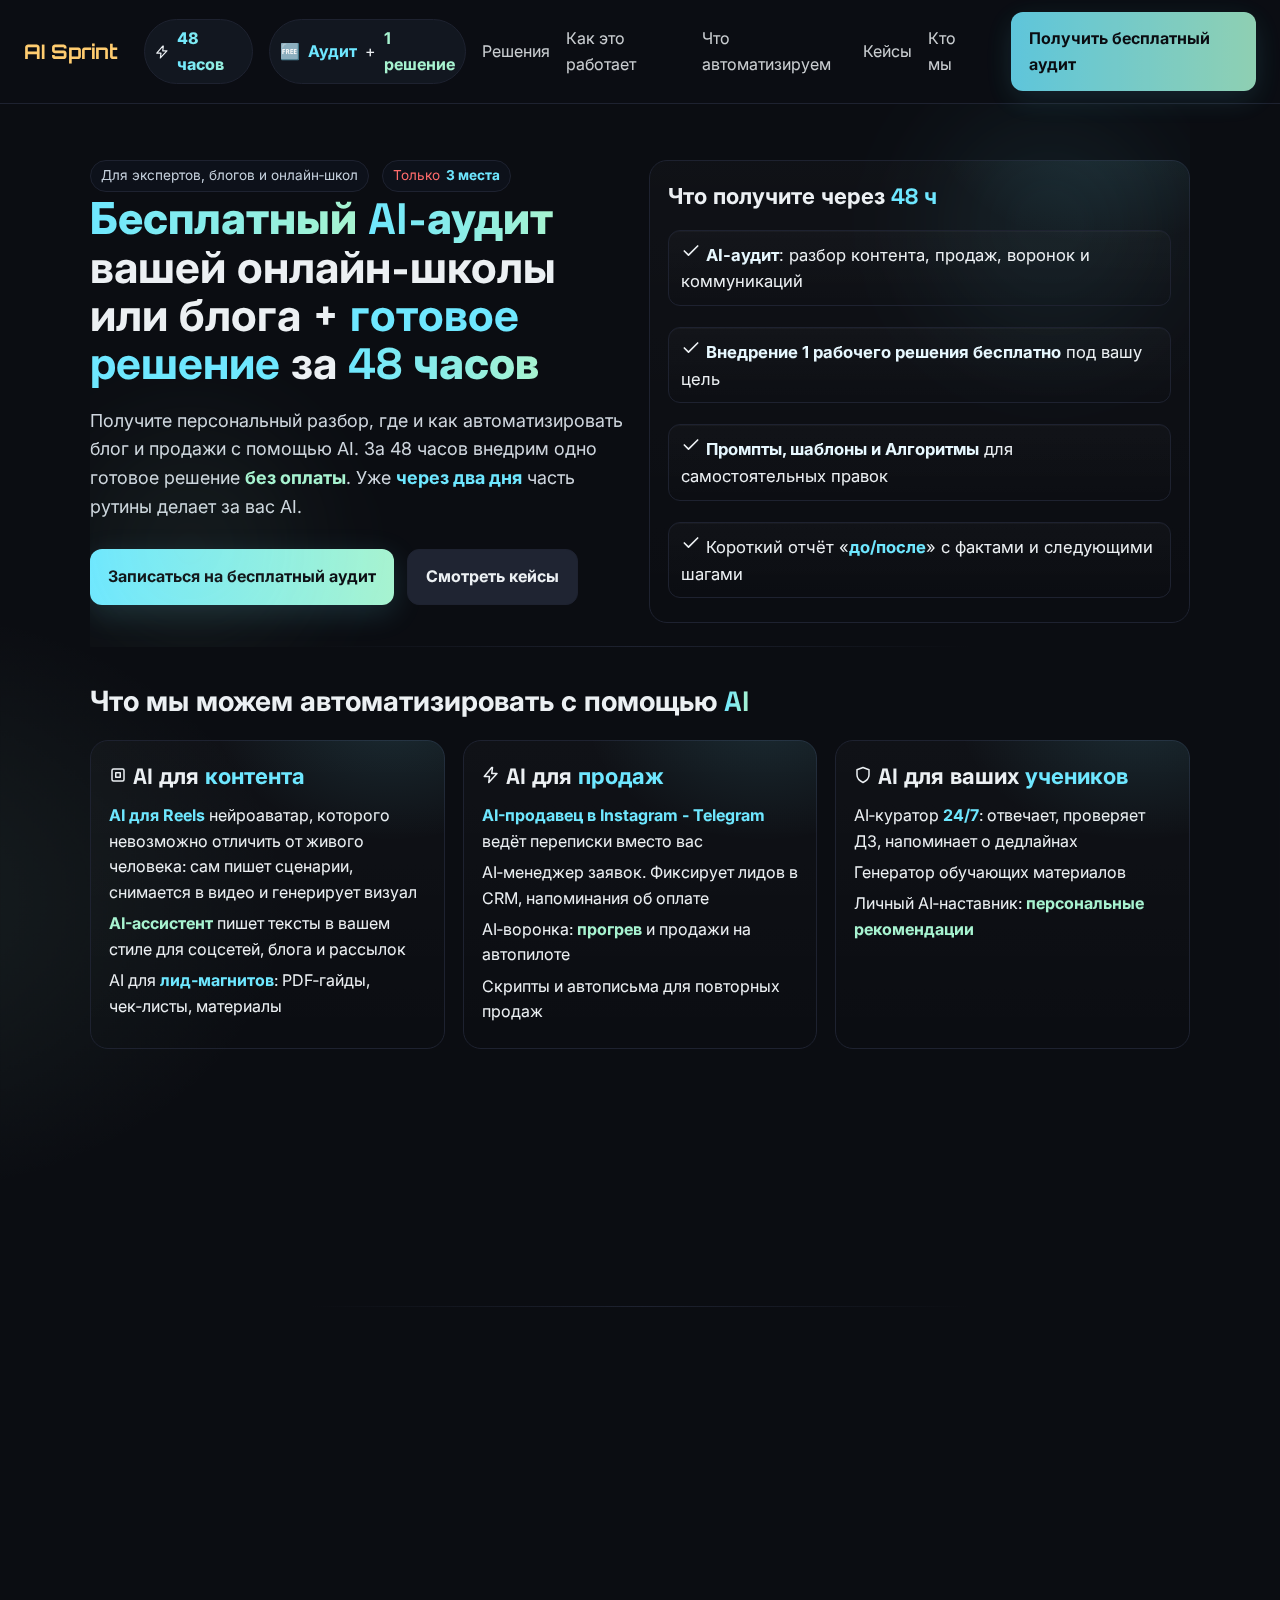
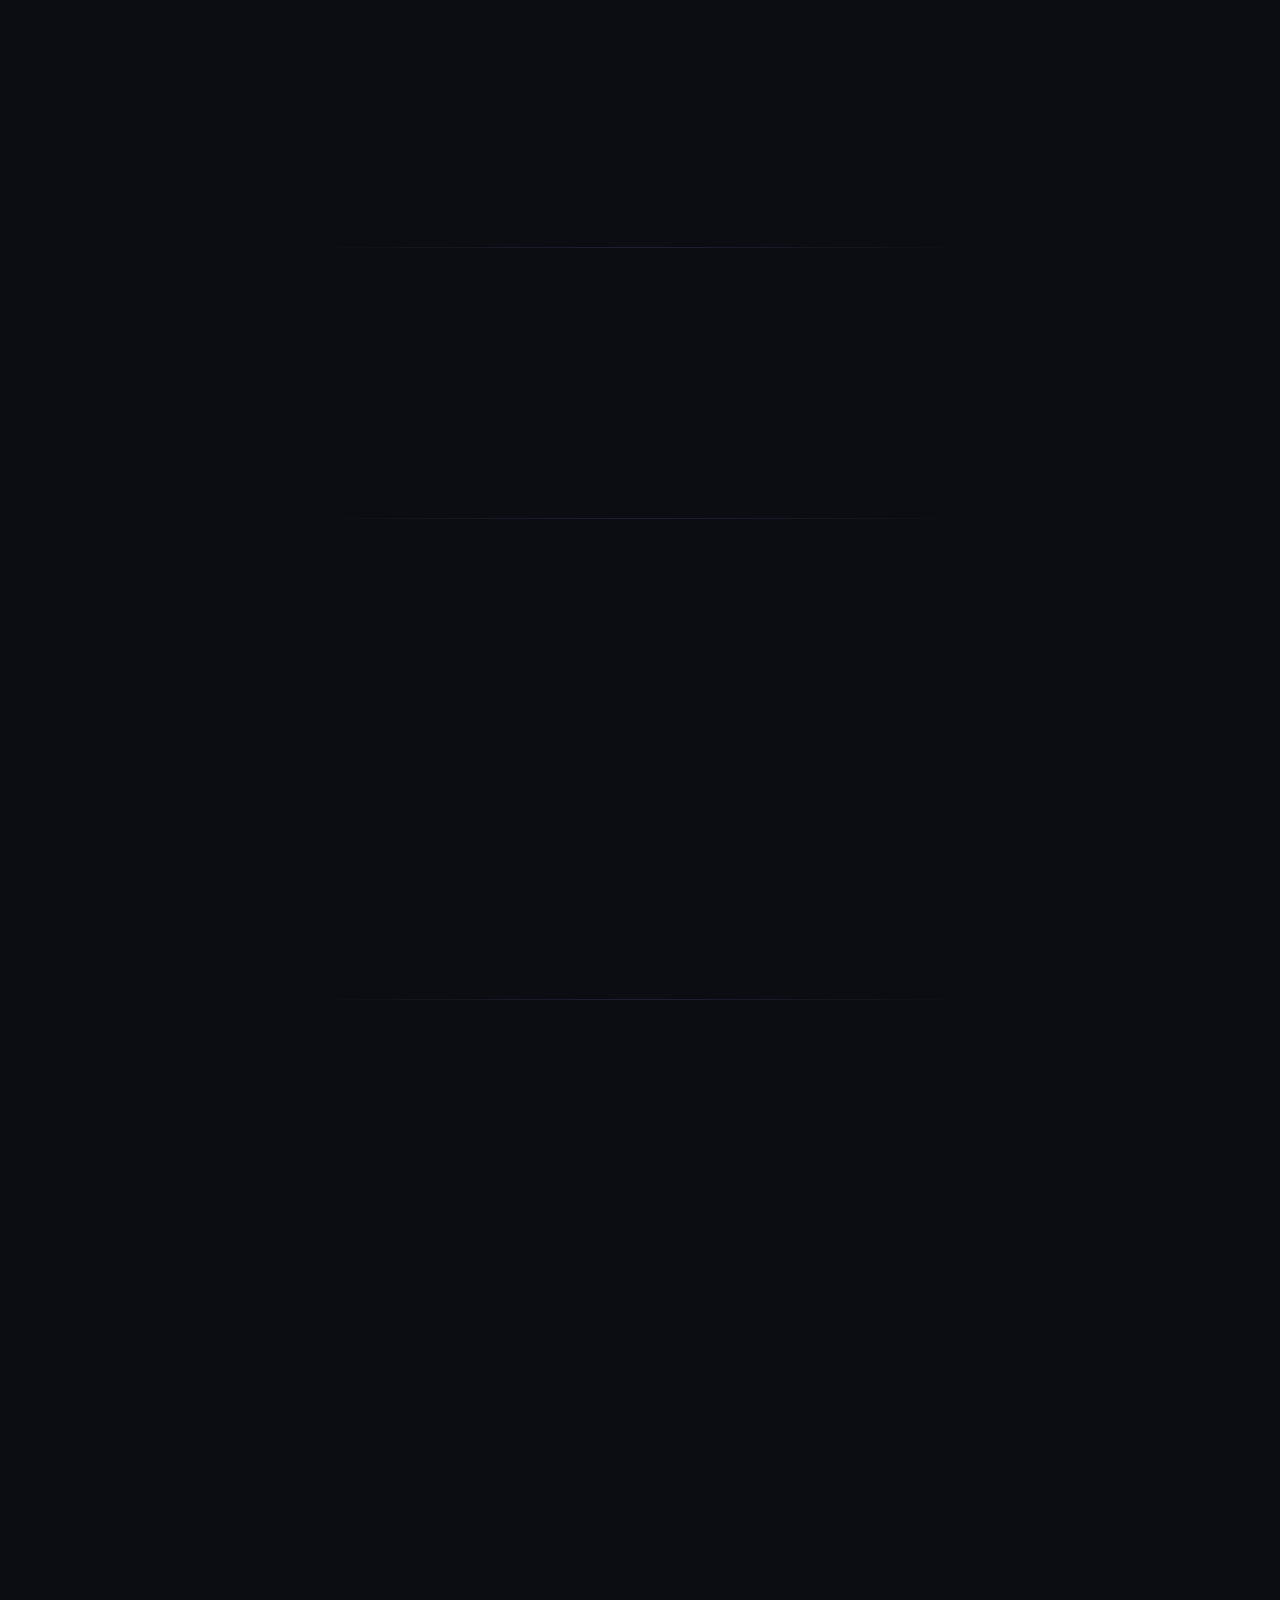
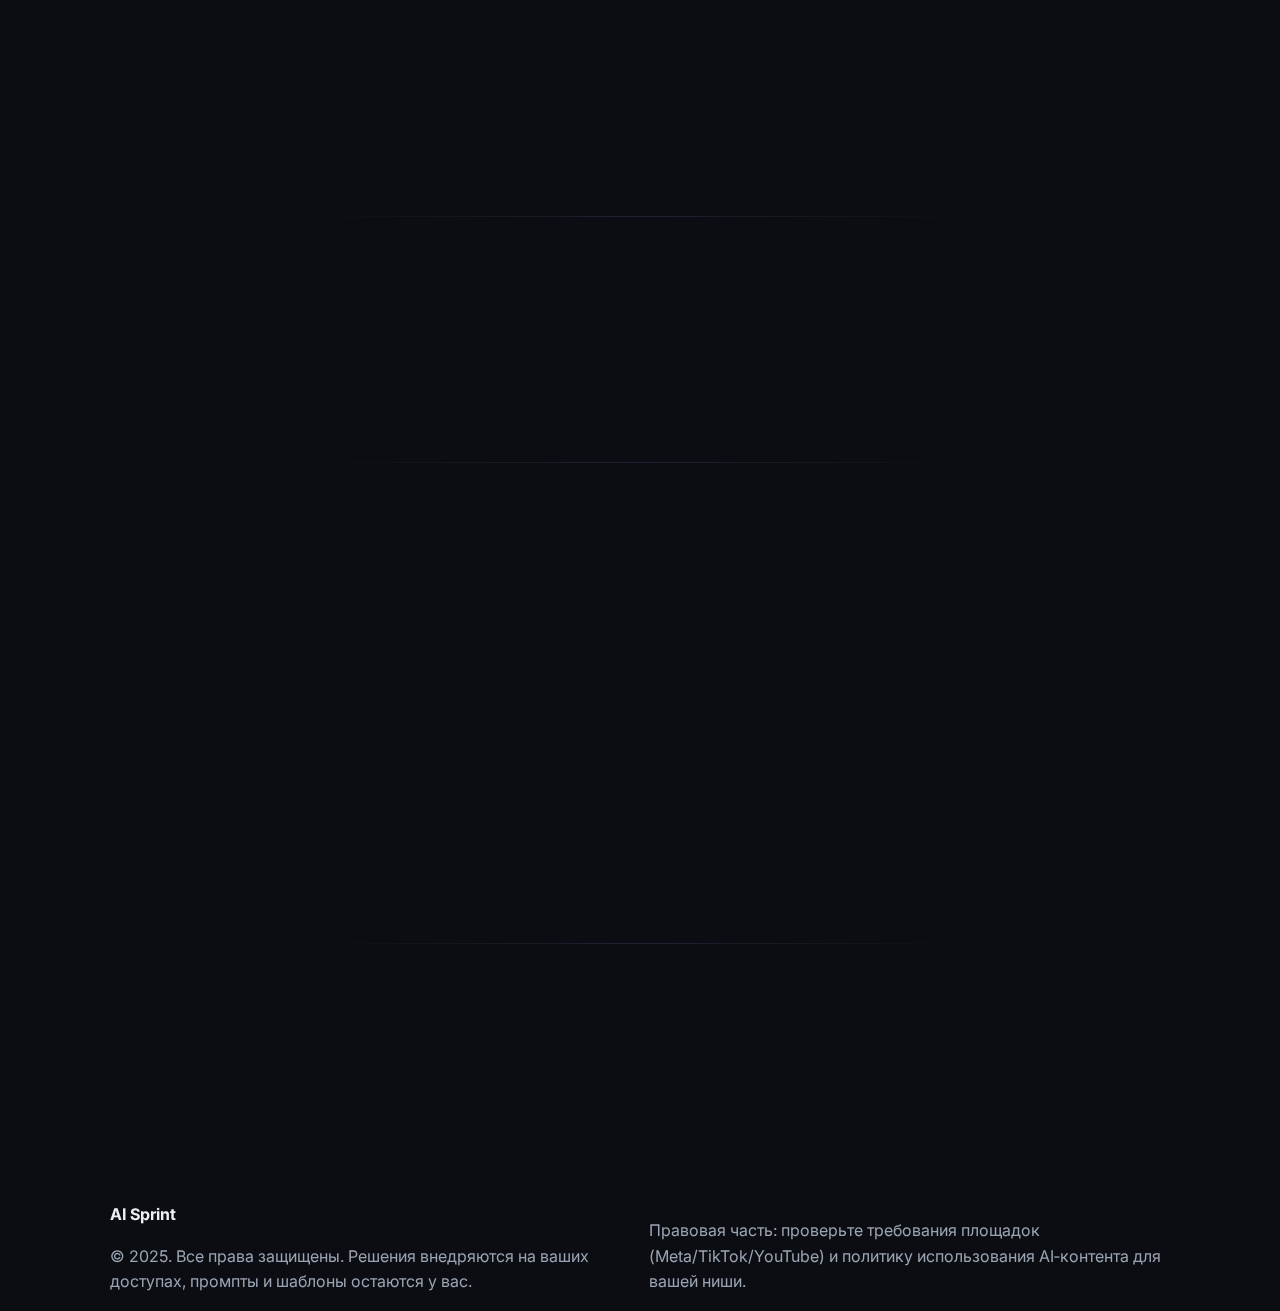
<file: pc.html>
<!doctype html>
<html lang="ru">
<head>
  <meta charset="utf-8" />
  <meta name="viewport" content="width=device-width, initial-scale=1" />
  <title>Бесплатный AI‑аудит + готовое решение за 48 часов | AI Sprint</title>
  <meta name="description" content="Бесплатный AI‑аудит вашей онлайн‑школы или блога и бесплатное внедрение 1 готового решения за 48 часов. Если понравится — подключаем полный пакет внедрений и сопровождения." />
  <meta name="theme-color" content="#0b0d12" />
  <meta property="og:title" content="AI Sprint — Бесплатный AI‑аудит + MVP за 48 часов" />
  <meta property="og:description" content="Разберём контент, продажи и коммуникации. Внедрим одно готовое решение бесплатно за 48 часов." />
  <meta property="og:type" content="website" />
  <meta property="og:image" content="cover.png" />
  <meta property="og:locale" content="ru_RU" />
  <link rel="canonical" href="#" />
  <link rel="preconnect" href="https://fonts.googleapis.com" crossorigin>
  <link rel="preconnect" href="https://fonts.gstatic.com" crossorigin>
  <link href="https://fonts.googleapis.com/css2?family=Inter:wght@400;500;600;700&family=Space+Grotesk:wght@500;700&family=Orbitron:wght@700&display=swap" rel="stylesheet">
 <link rel="stylesheet" href="mobile-only.css" media="(max-width: 900px)">

 <style>   
    :root{ --bg:#0b0d12; --card:#12151c; --muted:#9aa4b2; --text:#ecf0f3; --accent:#6ee7ff; --accent-2:#a7f3d0; --danger:#ff6b6b; --ok:#22c55e; --border:#1e2230; --title:#ffcc70; }
    *{box-sizing:border-box}
    html{scroll-behavior:smooth}
    html,body{margin:0;padding:0;color:var(--text); font-family:Inter,system-ui,-apple-system,Segoe UI,Roboto,Ubuntu,"Helvetica Neue",Arial; font-size:16px; line-height:1.6; background: radial-gradient(800px 500px at 90% -10%, rgba(110,231,255,.10), transparent 60%), radial-gradient(700px 500px at -10% 20%, rgba(167,243,208,.08), transparent 60%), linear-gradient(#0b0d12,#0b0d12); }
    h1,h2,h3{font-family:"Space Grotesk",Inter,system-ui,sans-serif}
    h1{font-size:44px;line-height:1.1;margin:.2rem 0 1rem}
    h2{font-size:28px;margin:0 0 1rem}
    h3{font-size:22px;margin:0 0 .6rem}
    p.lead{font-size:1.12rem;color:#cfd6de;max-width:800px}
    a{color:inherit;text-decoration:none}
    img{max-width:100%;height:auto;display:block}
    .container{max-width:1100px;margin:0 auto;padding:0 20px;position:relative}
    /* Accent helpers (INLINE by default) */
    .highlight{color:var(--accent);font-weight:700;display:inline}
    .highlight-2{color:var(--accent-2);font-weight:700;display:inline}
    .grad{background:linear-gradient(90deg,var(--accent),var(--accent-2));-webkit-background-clip:text;background-clip:text;color:transparent;font-weight:800;display:inline}
    /* Buttons */
    .btn{display:inline-flex;align-items:center;gap:.6rem;background:linear-gradient(90deg,var(--accent),var(--accent-2));color:#0b0d12;border:none;border-radius:12px;padding:14px 18px;font-weight:700;cursor:pointer;box-shadow:0 8px 30px rgba(110,231,255,.15)}
    .btn:hover{filter:saturate(110%);transform:translateY(-1px)}
    .btn:active{transform:translateY(0)}
    .btn.secondary{background:#1f2432;color:var(--text);border:1px solid var(--border);box-shadow:none}
    .tag{display:inline-flex;align-items:center;gap:.4rem;border:1px solid var(--border);border-radius:999px;padding:4px 10px;color:#c4cfdb;font-size:.85rem;background:#0d111a}
    .pill{display:inline-flex;align-items:center;gap:.5rem;background:#121720;border:1px solid var(--border);padding:6px 10px;border-radius:999px}
    .grid{display:grid;gap:18px}
    .grid.cols-2{grid-template-columns:repeat(2,minmax(0,1fr))}
    .grid.cols-3{grid-template-columns:repeat(3,minmax(0,1fr))}
    @media (max-width:900px){.grid.cols-2,.grid.cols-3{grid-template-columns:1fr}}
    .card{background:linear-gradient(180deg,rgba(255,255,255,.02),rgba(255,255,255,0));border:1px solid var(--border);border-radius:18px;padding:18px;position:relative}
    .card.emph{border-image:linear-gradient(90deg,var(--accent),var(--accent-2)) 1;border-width:1px}
    .card::after{content:"";position:absolute;inset:-1px;border-radius:inherit;background:radial-gradient(300px 220px at 85% -10%, rgba(110,231,255,.12), transparent 60%);pointer-events:none}
    ul.clean{list-style:none;padding-left:0;margin:0}
    /* FIX: inline flow for list items so spans don't break lines */
    ul.clean li{margin:.35rem 0}
    .muted{color:var(--muted)}
    .divider{height:1px;background:linear-gradient(90deg,transparent,var(--border),transparent);margin:26px 0}
    .section{padding:32px 0;position:relative}
    .section::before{content:"";position:absolute;inset:auto;left:50%;transform:translateX(-50%);top:-1px;width:60%;height:1px;background:linear-gradient(90deg,transparent,var(--border),transparent)}
    /* Header */
    .site-header{position:sticky;top:0;backdrop-filter:saturate(140%) blur(8px);-webkit-backdrop-filter:blur(8px) saturate(140%);background:rgba(11,13,18,.6);border-bottom:1px solid var(--border);z-index:1000}
    .site-header .inner{padding:12px 0}
    .brand-title{font-family:'Orbitron',sans-serif;font-weight:700;font-size:1.25rem;color:var(--title);white-space:nowrap;margin-right:10px}
    nav.topnav{display:flex;align-items:center;gap:16px;flex-wrap:nowrap}
    nav.topnav a{opacity:.85}
    nav.topnav a:hover{opacity:1}
    nav.topnav .spacer{flex:1}
    @media (max-width:700px){
      nav.topnav{overflow-x:auto;white-space:nowrap}
    }
    /* Hero */
    .hero{padding:56px 0 24px;position:relative;overflow:hidden}
    .hero::before,.hero::after{content:"";position:absolute;inset:auto;pointer-events:none;filter:blur(40px);opacity:.65}
    .hero::before{width:520px;height:520px;right:-120px;top:-140px;background:radial-gradient(closest-side, rgba(110,231,255,.14), transparent 70%)}
    .hero::after{width:520px;height:520px;left:-160px;bottom:-160px;background:radial-gradient(closest-side, rgba(167,243,208,.12), transparent 70%)}
    .hero-benefits{display:grid;grid-template-rows:auto 1fr}
    .hero-benefits .clean{display:grid;align-content:space-between;row-gap:10px;height:100%;font-size:1.04rem}
    .hero-benefits .clean li{padding:10px 12px;border-radius:12px;border:1px solid var(--border);background:linear-gradient(180deg,rgba(255,255,255,.02),rgba(255,255,255,0));box-shadow:0 1px 0 rgba(255,255,255,.03) inset}
    .hero-benefits .clean b{color:#e7f8ff}
    .kpi{display:flex;gap:8px;flex-wrap:wrap;margin:.6rem 0 0}
    .kpi .chip{border:1px dashed var(--border);border-radius:8px;padding:6px 10px;color:#cfe7ff;font-size:.92rem}
    /* Timeline */
    .timeline{position:relative}
    .step{display:grid;grid-template-columns:auto 1fr;gap:12px;padding:12px 0}
    .step + .step{border-top:1px dashed var(--border)}
    .num{width:28px;height:28px;border-radius:50%;display:grid;place-items:center;background:linear-gradient(90deg,var(--accent),var(--accent-2));color:#0b0d12;font-weight:800}
    .step:nth-child(1) .num::after{content:"1"}
    .step:nth-child(2) .num::after{content:"2"}
    .step:nth-child(3) .num::after{content:"3"}
    /* Cases */
    .cases-grid{align-items:stretch}
    .case-card{display:grid;grid-template-rows:auto 1fr auto}
    .case-card h3{margin:.3rem 0 .4rem}
    .case-meta{display:flex;align-items:center;gap:8px;flex-wrap:wrap;margin-bottom:6px}
    .case-meta .badge{border:1px solid var(--border);background:#0c1119;border-radius:8px;padding:4px 8px}
    .ticks{margin:6px 0 0}
    .ticks li{position:relative;padding:10px 12px 10px 30px;border-radius:12px;border:1px solid var(--border);background:linear-gradient(180deg,rgba(255,255,255,.02),rgba(255,255,255,0))}
    .ticks li .icon{position:absolute;left:8px;top:10px;opacity:.9}
    .metrics{display:grid;grid-template-columns:repeat(3,minmax(0,1fr));gap:10px;margin-top:6px}
    .metric{border:1px dashed var(--border);border-radius:12px;padding:10px 8px;text-align:center;background:linear-gradient(180deg,rgba(255,255,255,.02),rgba(255,255,255,0))}
    .metric .val{font-weight:800;font-size:20px;line-height:1.1;background:linear-gradient(90deg,var(--accent),var(--accent-2));-webkit-background-clip:text;background-clip:text;color:transparent}
    .metric .label{display:block;color:#cbd5e1;font-size:.86rem;margin-top:2px}
    /* Portrait + client logos */
    .portrait{position:relative;max-width:420px;margin:0 auto;border-radius:20px;overflow:hidden;border:1px solid var(--border);background:linear-gradient(180deg,rgba(255,255,255,.02),rgba(255,255,255,0));box-shadow:0 10px 40px rgba(110,231,255,.08)}
    .portrait::before{content:"";position:absolute;inset:-1px;border-radius:inherit;pointer-events:none;mix-blend:screen;opacity:.55;background: radial-gradient(240px 160px at 85% 0%, rgba(110,231,255,.35), transparent 60%), radial-gradient(200px 160px at 0% 100%, rgba(167,243,208,.28), transparent 60%)}
    .portrait .label{position:absolute;left:12px;bottom:12px;background:#0c1119cc;border:1px solid var(--border);padding:6px 10px;border-radius:10px;font-weight:700}
    .client-logos{display:flex;gap:24px;align-items:center;flex-wrap:wrap;padding-top:12px;opacity:.9}
    .client-logos img{height:30px;filter:grayscale(.95);opacity:.85;transition:filter .2s,opacity .2s,transform .2s}
    .client-logos img:hover{filter:none;opacity:1;transform:translateY(-1px)}
    /* Utilities */
    .inline{display:inline-flex;gap:.8rem;flex-wrap:wrap}
    .warning{color:var(--danger)}
    .footnote{font-size:.9rem;color:var(--muted)}
    /* Responsive tweaks */
    @media (max-width:700px){
      .hero{padding-top:34px}
      .metrics{grid-template-columns:1fr 1fr}
    }
    /* Special: span-3 capability card */
    @media (min-width:901px){
      #capabilities .grid.cols-3 .card.span-3 {
        grid-column: 1 / -1;
      }
    }
    /* Sticky CTA for mobile */
    .sticky-cta{position:fixed;left:0;right:0;bottom:12px;display:none;justify-content:center;z-index:1200}
    .sticky-cta .bar{backdrop-filter:blur(8px) saturate(130%);background:rgba(12,17,25,.7);border:1px solid var(--border);border-radius:16px;padding:10px;display:flex;gap:12px;align-items:center}
    .sticky-cta .bar .txt{color:#cbd5e1;font-size:.92rem}
    @media (max-width:780px){
      .sticky-cta{display:flex}
    }
    /* Reveal animations */
    .reveal{opacity:0;transform:translateY(12px)}
    .reveal.in{opacity:1;transform:none;transition:opacity .45s ease, transform .45s ease}
    @media (prefers-reduced-motion: reduce){
      .reveal,.reveal.in{opacity:1;transform:none;transition:none}
    }
    /* Skip link */
    .skip-link{position:absolute;left:-9999px;top:auto;width:1px;height:1px;overflow:hidden}
    .skip-link:focus{position:static;width:auto;height:auto;background:#111827;color:#fff;padding:8px;border-radius:8px}
    /* Вставь этот блок ПОСЛЕ существующих стилей, чтобы сузить внутренние отступы у хедера */
    /* Было: padding-left/right: 40px; Стало: 16–24px в зависимости от ширины */
    .site-header .container{
      max-width:100%;
      width:100%;
      padding-left:16px;
      padding-right:16px;
    }
    /* На десктопе чуть шире, но всё ещё компактнее, чем 40px */
    @media (min-width: 900px){
      .site-header .container{
        padding-left:24px;
        padding-right:24px;
      }
      /* Нейтральные хелперы для «обёртки» ссылок: не меняют десктоп */
.nav-links{ display: contents; } /* дети ведут себя как будто обёртки нет */
.nav-toggle{ display: none; }    /* кнопка меню по умолчанию скрыта (на десктопе) */

    }
    /* Вертикальные отступы не трогаем: .site-header .inner{ padding:12px 0 } */
  </style>
</head>
<body>
  <a href="#main" class="skip-link">Перейти к содержанию</a>
  <svg xmlns="http://www.w3.org/2000/svg" style="display:none">
    <symbol id="i-check" viewBox="0 0 24 24" fill="none" stroke="currentColor" stroke-width="2" stroke-linecap="round" stroke-linejoin="round">
      <path d="M20 6L9 17l-5-5"/>
    </symbol>
    <symbol id="i-zap" viewBox="0 0 24 24" fill="none" stroke="currentColor" stroke-width="2" stroke-linecap="round" stroke-linejoin="round">
      <path d="M13 2L3 14h7l-1 8 11-12h-7l1-8z"/>
    </symbol>
    <symbol id="i-shield" viewBox="0 0 24 24" fill="none" stroke="currentColor" stroke-width="2" stroke-linecap="round" stroke-linejoin="round">
      <path d="M12 22s8-4 8-10V5l-8-3-8 3v7c0 6 8 10 8 10z"/>
    </symbol>
    <symbol id="i-cpu" viewBox="0 0 24 24" fill="none" stroke="currentColor" stroke-width="2" stroke-linecap="round" stroke-linejoin="round">
      <rect x="4" y="4" width="16" height="16" rx="2"/><rect x="9" y="9" width="6" height="6"/>
    </symbol>
  </svg>
  <header class="site-header" role="banner">
  <div class="container inner">
    <nav class="topnav" aria-label="Главная навигация" id="site-nav">
      <div class="brand-title">AI Sprint</div>

      <!-- ДОБАВЛЕНО: кнопка бургера (видна только на мобилках через mobile-only.css) -->
      <button class="nav-toggle" aria-expanded="false" aria-controls="nav-links" aria-label="Меню">Меню</button>

      <!-- ДОБАВЛЕНО: легкая обёртка, чтобы сворачивать/разворачивать пункты на мобилках -->
      <div class="nav-links" id="nav-links">
        <span class="pill"><svg class="icon" width="16" height="16" aria-hidden="true"><use href="#i-zap"/></svg><span class="grad">48 часов</span></span>
        <span class="pill"><span aria-hidden="true">🆓</span><span class="highlight">Аудит</span> + <span class="highlight-2">1 решение</span></span>
        <a href="#solutions">Решения</a>
        <a href="#process">Как это работает</a>
        <a href="#capabilities">Что автоматизируем</a>
        <a href="#cases">Кейсы</a>
        <a href="#about">Кто мы</a>
        <span class="spacer"></span>
        <a class="btn" target="_blank" rel="noopener" href="https://docs.google.com/forms/d/e/1FAIpQLScvjiIQNH8hCzRgOk6-HXiuqrDC39RZ9Ddr6-ozR0WX-wAntQ/viewform?utm_source=header">Получить бесплатный аудит</a>
      </div>
    </nav>
  </div>
</header>

  <main id="main">
    <section class="hero container">
      <div class="grid cols-2">
        <div class="reveal">
          <div class="inline">
            <span class="tag">Для экспертов, блогов и онлайн‑школ</span>
            <span class="tag warning">Только <span class="highlight">3 места</span></span>
          </div>
          <h1><span class="grad">Бесплатный</span> <span class="grad">AI‑аудит</span> вашей онлайн‑школы или блога + <span class="highlight">готовое решение</span> за <span class="grad">48 часов</span></h1>
          <p class="lead">Получите персональный разбор, где и как автоматизировать блог и продажи с помощью AI. За 48 часов внедрим одно готовое решение <span class="highlight-2">без оплаты</span>. Уже <span class="highlight">через два дня</span> часть рутины делает за вас AI.</p>
          <div class="inline" style="margin-top:10px">
            <a class="btn" target="_blank" rel="noopener" href="https://docs.google.com/forms/d/e/1FAIpQLScvjiIQNH8hCzRgOk6-HXiuqrDC39RZ9Ddr6-ozR0WX-wAntQ/viewform?utm_source=hero">Записаться на бесплатный аудит</a>
            <a class="btn secondary" href="#cases">Смотреть кейсы</a>
          </div>
        </div>
        <div class="card hero-benefits reveal">
          <h3>Что получите через <span class="highlight">48 ч</span></h3>
          <ul class="clean">
            <li><svg class="icon" width="20" height="20" aria-hidden="true"><use href="#i-check"/></svg> <b class="highlight">AI‑аудит</b>: разбор контента, продаж, воронок и коммуникаций</li>
            <li><svg class="icon" width="20" height="20" aria-hidden="true"><use href="#i-check"/></svg> <b class="highlight-2">Внедрение 1 рабочего решения бесплатно</b> под вашу цель</li>
            <li><svg class="icon" width="20" height="20" aria-hidden="true"><use href="#i-check"/></svg> <b class="highlight">Промпты, шаблоны и Алгоритмы</b> для самостоятельных правок</li>
            <li><svg class="icon" width="20" height="20" aria-hidden="true"><use href="#i-check"/></svg> Короткий отчёт «<span class="highlight">до/после</span>» с фактами и следующими шагами</li>
          </ul>
        </div>
      </div>
    </section>
    <section id="capabilities" class="section container">
      <h2 class="reveal">Что мы можем автоматизировать с помощью <span class="grad">AI</span></h2>
      <div class="grid cols-3">
        <div class="card reveal">
          <h3><svg class="icon" width="18" height="18" aria-hidden="true"><use href="#i-cpu"/></svg> AI для <span class="highlight">контента</span></h3>
          <ul class="clean">
            <li><span class="highlight">AI для Reels</span> нейроаватар, которого невозможно отличить от живого человека: сам пишет сценарии, снимается в видео и генерирует визуал</li>
            <li> <span class="highlight-2">AI-ассистент</span> пишет тексты в вашем стиле для соцсетей, блога и рассылок </li>
            <li>AI для <span class="highlight">лид‑магнитов</span>: PDF‑гайды, чек‑листы, материалы</li>
          </ul>
        </div>
        <div class="card reveal">
          <h3><svg class="icon" width="18" height="18" aria-hidden="true"><use href="#i-zap"/></svg> AI для <span class="highlight">продаж</span></h3>
          <ul class="clean">
            <li> <span class="highlight">AI-продавец в Instagram - Telegram </span>ведёт переписки вместо вас</li>
            <li>AI‑менеджер заявок. Фиксирует лидов в CRM, напоминания об оплате</li>
            <li>AI‑воронка: <span class="highlight-2">прогрев</span> и продажи на автопилоте</li>
            <li>Скрипты и автописьма для повторных продаж</li>
          </ul>
        </div>
        <div class="card reveal">
          <h3><svg class="icon" width="18" height="18" aria-hidden="true"><use href="#i-shield"/></svg> AI для ваших <span class="highlight">учеников</span></h3>
          <ul class="clean">
            <li>AI‑куратор <span class="highlight">24/7</span>: отвечает, проверяет ДЗ, напоминает о дедлайнах</li>
            <li>Генератор обучающих материалов</li>
            <li>Личный AI‑наставник: <span class="highlight-2">персональные рекомендации</span></li>
          </ul>
        </div>
        <div class="card span-3 reveal">
          <h3>AI для <span class="highlight">бизнес‑процессов</span></h3>
          <ul class="clean">
            <li><span class="highlight">Нейроаватар</span> для вебинаров и уроков — записывает уроки вместо вас.</li>
            <li><span class="highlight">AI-аналитик</span> показывает, что реально приносит заявки и продажи.</li>
            <li><span class="highlight">AI-планировщик </span> управляет задачами и проектами команды.</li>
            <li><span class="highlight">Автосегментация</span> аудитории для </span>точного таргетинга и персональных офферов.</li>
          </ul>
        </div>
      </div>
    </section>
    <section id="process" class="section container">
      <h2 class="reveal">От хаоса и рутины к свободе и росту: <span class="highlight">3 шага, как мы это сделаем вместе </span></h2>
      <div class="card timeline reveal">
        <div class="step">
          <div class="num" aria-hidden="true"></div>
          <div>
            <h3>1)<span class="highlight"> Бесплатный</span> AI‑аудит</h3>
            <p class="muted">Разбираем ваш блог/школу: контент, продажи, воронки, коммуникацию. Находим точки, где <span class="highlight">AI</span> даст быстрый и заметный результат.</p>
          </div>
        </div>
        <div class="step">
          <div class="num" aria-hidden="true"></div>
          <div>
            <h3>2) <span class="highlight-2">Внедрение</span> одного решения за <span class="grad">48 часов БЕСПЛАТНО</span></h3>
            <p class="muted">Внедряем готовое решение, которое сразу приносит результат.</p>
          </div>
        </div>
        <div class="step">
          <div class="num" aria-hidden="true"></div>
          <div>
            <h3>3) <span class="highlight">Полный пакет</span> внедрений и сопровождения</h3>
            <p class="muted">Если вам понравится результат — подключаем интеграцию AI в ваши процессы на платной основе.</p>
          </div>
        </div>
      </div>
    </section>
    <section id="offer" class="section container">
      <div class="card reveal">
        <h2>Хочу взять только <span class="grad">3 проекта</span> на этот оффер</h2>
        <p class="muted">Мы запускаем тест нового формата работы и берём всего три человека. Вместе пройдём путь от хаоса и рутины — до чёткой системы, где <span class="highlight">AI</span> берёт на себя самое скучное, а вы занимаетесь только тем, что любите.</p>
        <p class="muted">📌 <b class="highlight">Только 3 места</b>. Кто успел — тот и забрал.</p>
      </div>
    </section>
    <section id="about" class="section container">
      <div class="grid cols-2">
        <div class="card reveal">
          <h2>Кто за этим стоит — <span class="highlight">Рустам Михайлов</span></h2>
          <ul class="clean">
            <li><span class="highlight-2">7 лет</span> в бизнес‑маркетинге</li>
            <li>Медиа‑продюсер известных бизнесменов</li>
            <li>Запускал воронки и упаковывал продукты для блогеров‑миллионников</li>
            <li>Основатель международного AI‑агентства</li>
            <li>Внедрял AI‑решения для компаний из списка <span class="highlight">Forbes</span></li>
            <li>Создавал AI‑видео для Monobank, Glovo, Novaposhta</li>
          </ul>
          <div class="client-logos" aria-label="Компании, для которых мы делали проекты">
            <img src="mom.png" alt="Monobank" title="Monobank">
            <img src="vg.png" alt="Glovo" title="Glovo">
            <img src="bh.png" alt="Нова пошта" title="Нова пошта">
          </div>
        </div>
        <div class="card reveal">
          <div class="portrait">
            <img src="rusi.jpg" alt="Рустам Михайлов" width="720" height="900" loading="lazy" decoding="async">
            <span class="label">Рустам · <span class="highlight">AI‑архитектор</span></span>
          </div>
        </div>
      </div>
    </section>
    <section id="cases" class="section container">
      <h2 class="reveal">Как <span class="highlight">AI</span> уже приносит результаты нашим клиентам <span class="muted" style="font-size:16px">· Несколько кейсов</span></h2>
      <div class="grid cols-3 cases-grid">
        <article class="card case-card reveal">
          <header>
            <div class="case-meta">
              <span class="badge">Ниша: Сообщество инвесторов</span>
            </div>
          </header>
          <div class="case-body">
            <p class="muted"><b class="highlight">Задача:</b> Усилить бренд, увеличить вовлечённость и автоматизировать продажи.</p>
            <ul class="clean ticks">
              <li><svg class="icon" width="18" height="18" aria-hidden="true"><use href="#i-check"/></svg> Серия виральных <span class="highlight">AI‑видео</span> для популяризации бренда.</li>
              <li><svg class="icon" width="18" height="18" aria-hidden="true"><use href="#i-check"/></svg> <span class="highlight-2">AI‑агент</span> — обрабатывает заявки и продаёт доступ.</li>
              <li><svg class="icon" width="18" height="18" aria-hidden="true"><use href="#i-check"/></svg> AI‑ассистент — создаёт обучающие посты из материалов встреч.</li>
            </ul>
            <div class="metrics">
              <div class="metric"><span class="val">+40%</span><span class="label">заявок за 1 месяц</span></div>
              <div class="metric"><span class="val">−8 ч/нед</span><span class="label">рутины у команды</span></div>
              <div class="metric"><span class="val">+32%</span><span class="label">вовлечённость в чатах</span></div>
            </div>
          </div>
          <footer class="case-foot"><span class="pill">48‑часовой спринт → внедрение</span></footer>
        </article>
        <article class="card case-card reveal">
          <header>
            <div class="case-meta">
              <span class="badge">Ниша: Наставничество · e‑commerce</span>
            </div>
          </header>
          <div class="case-body">
            <p class="muted"><b class="highlight">Задача:</b> Запустить первый онлайн‑продукт, выстроить стратегию и продажи.</p>
            <ul class="clean ticks">
              <li><svg class="icon" width="18" height="18" aria-hidden="true"><use href="#i-check"/></svg> С помощью AI сформировали продуктовую линейку и оффер.</li>
              <li><svg class="icon" width="18" height="18" aria-hidden="true"><use href="#i-check"/></svg> Разработали стратегию прогрева и контент‑план.</li>
              <li><svg class="icon" width="18" height="18" aria-hidden="true"><use href="#i-check"/></svg> Настроили чат‑бота для квалификации и доведения до покупки.</li>
              <li><svg class="icon" width="18" height="18" aria-hidden="true"><use href="#i-check"/></svg> Автоматизировали коммуникацию на всех этапах запуска.</li>
            </ul>
            <div class="metrics">
              <div class="metric"><span class="val">$10 000</span><span class="label">в первом запуске</span></div>
              <div class="metric"><span class="val">≈500</span><span class="label">охват аудитории</span></div>
              <div class="metric"><span class="val">Авто</span><span class="label">процессы и коммуникации</span></div>
            </div>
          </div>
          <footer class="case-foot"><span class="pill">От идеи до продаж</span></footer>
        </article>
        <article class="card case-card reveal">
          <header>
            <div class="case-meta">
              <span class="badge">Наш продукт</span>
              <span class="pill">Онлайн‑школа по ИИ</span>
            </div>
          </header>
          <div class="case-body">
            <p class="muted"><b class="highlight">Задача:</b> Запустить онлайн‑школу по искусственному интеллекту с минимальными силами.</p>
            <ul class="clean ticks">
              <li><svg class="icon" width="18" height="18" aria-hidden="true"><use href="#i-check"/></svg> Проанализировали ЦА и выбрали наиболее востребованные темы.</li>
              <li><svg class="icon" width="18" height="18" aria-hidden="true"><use href="#i-check"/></svg> Создали рекламные креативы и тексты.</li>
              <li><svg class="icon" width="18" height="18" aria-hidden="true"><use href="#i-check"/></svg> Сгенерировали бесплатные материалы и мини‑курс: сценарии, уроки, презентации.</li>
              <li><svg class="icon" width="18" height="18" aria-hidden="true"><use href="#i-check"/></svg> Автоматизировали <span class="highlight">80%</span> задач в продажах и контенте.</li>
            </ul>
            <div class="metrics">
              <div class="metric"><span class="val">$15 000</span><span class="label">в первый месяц</span></div>
              <div class="metric"><span class="val">80%</span><span class="label">процессов на автомате</span></div>
              <div class="metric"><span class="val">Запуск</span><span class="label">без расширенной команды</span></div>
            </div>
          </div>
          <footer class="case-foot"><span class="pill">Решение → +15% KPI</span></footer>
        </article>
      </div>
    </section>
    <section id="solutions" class="section container">
      <h2 class="reveal">Полный пакет внедрений и <span class="highlight-2">сопровождения</span></h2>
      <div class="card reveal">
        <p class="muted">После бесплатного внедрения одного решения договариваемся о <span class="highlight">масштабировании</span>: интеграция AI в контент, продажи, обучение и бизнес‑процессы. Стоимость обсуждаем индивидуально под ваши цели и объёмы.</p>
      </div>
    </section>
    <section id="faq" class="section container">
      <h2 class="reveal">FAQ</h2>
      <div class="grid cols-2">
        <div class="card reveal">
          <h3>Это точно <span class="highlight">бесплатно</span>?</h3>
          <p class="muted">Да. Аудит и внедрение <b class="highlight">одного</b> решения за <b class="grad">48 ч</b> — бесплатно. Дальше — по желанию: полный пакет внедрений на платной основе.</p>
        </div>
        <div class="card reveal">
          <h3>Что именно вы внедряете за <span class="grad">48 часов</span>?</h3>
          <p class="muted">Выбираем точку максимального эффекта: AI‑продавец, чат‑бот, контент‑ассистент, мини‑воронка — в зависимости от задачи.</p>
        </div>
        <div class="card reveal">
          <h3>Какие нужны доступы?</h3>
          <p class="muted">Ссылки на контент/FAQ, доступ к IG/Telegram (или менеджеру), таблица/CRM для отчётности.</p>
        </div>
        <div class="card reveal">
          <h3>Сколько моего времени потребуется?</h3>
          <p class="muted">~30 мин на аудит и ~30 мин на демонстрацию. Остальное делаем мы.</p>
        </div>
      </div>
    </section>
    <section id="book" class="section container">
      <div class="card reveal">
        <h2>Готовы на <span class="highlight">бесплатный AI‑аудит</span> и внедрение 1 решения за <span class="grad">48 часов</span>?</h2>
        <p class="muted">Оставьте контакты — подтвердим слот (из <span class="highlight">3</span>) и начнём с аудита.</p>
        <a class="btn" target="_blank" rel="noopener" href="https://docs.google.com/forms/d/e/1FAIpQLScvjiIQNH8hCzRgOk6-HXiuqrDC39RZ9Ddr6-ozR0WX-wAntQ/viewform?utm_source=cta">Записаться на бесплатный аудит</a>
      </div>
    </section>
  </main>
  <footer>
    <div class="container">
      <div class="grid cols-2">
        <div>
          <strong>AI Sprint</strong>
          <p class="muted">© 2025. Все права защищены. Решения внедряются на ваших доступах, промпты и шаблоны остаются у вас.</p>
        </div>
        <div>
          <p class="muted">Правовая часть: проверьте требования площадок (Meta/TikTok/YouTube) и политику использования AI‑контента для вашей ниши.</p>
        </div>
      </div>
    </div>
  </footer>
  <div class="sticky-cta" aria-hidden="false">
    <div class="bar container">
      <div class="txt">Только <span class="highlight">3 места</span> на бесплатный аудит</div>
      <a class="btn" target="_blank" rel="noopener" href="https://docs.google.com/forms/d/e/1FAIpQLScvjiIQNH8hCzRgOk6-HXiuqrDC39RZ9Ddr6-ozR0WX-wAntQ/viewform?utm_source=sticky">Оставить заявку</a>
    </div>
  </div>
  <script>
    // IntersectionObserver для эффектов появления
    const io = ('IntersectionObserver' in window) ? new IntersectionObserver((entries)=>{
      for(const e of entries){
        if(e.isIntersecting){
          e.target.classList.add('in');
          io.unobserve(e.target);
        }
      }
    }, { threshold: 0.12 }) : null;
    document.querySelectorAll('.reveal').forEach(el=>{
      if(io){
        io.observe(el);
      } else {
        el.classList.add('in');
      }
    });
  </script>
  <script type="application/ld+json">
    {
      "@context": "https://schema.org",
      "@type": "Organization",
      "name": "AI Sprint",
      "url": "#",
      "logo": "logo.png",
      "sameAs": ["https://t.me/", "https://instagram.com/"]
    }
  </script>
  <script>
  (function(){
    const btn = document.querySelector('.nav-toggle');
    const nav = document.getElementById('site-nav');
    if(!btn || !nav) return;
    btn.addEventListener('click', ()=>{
      const open = nav.classList.toggle('open');
      btn.setAttribute('aria-expanded', String(open));
    });
  })();
</script>

</body>
</html>
</file>
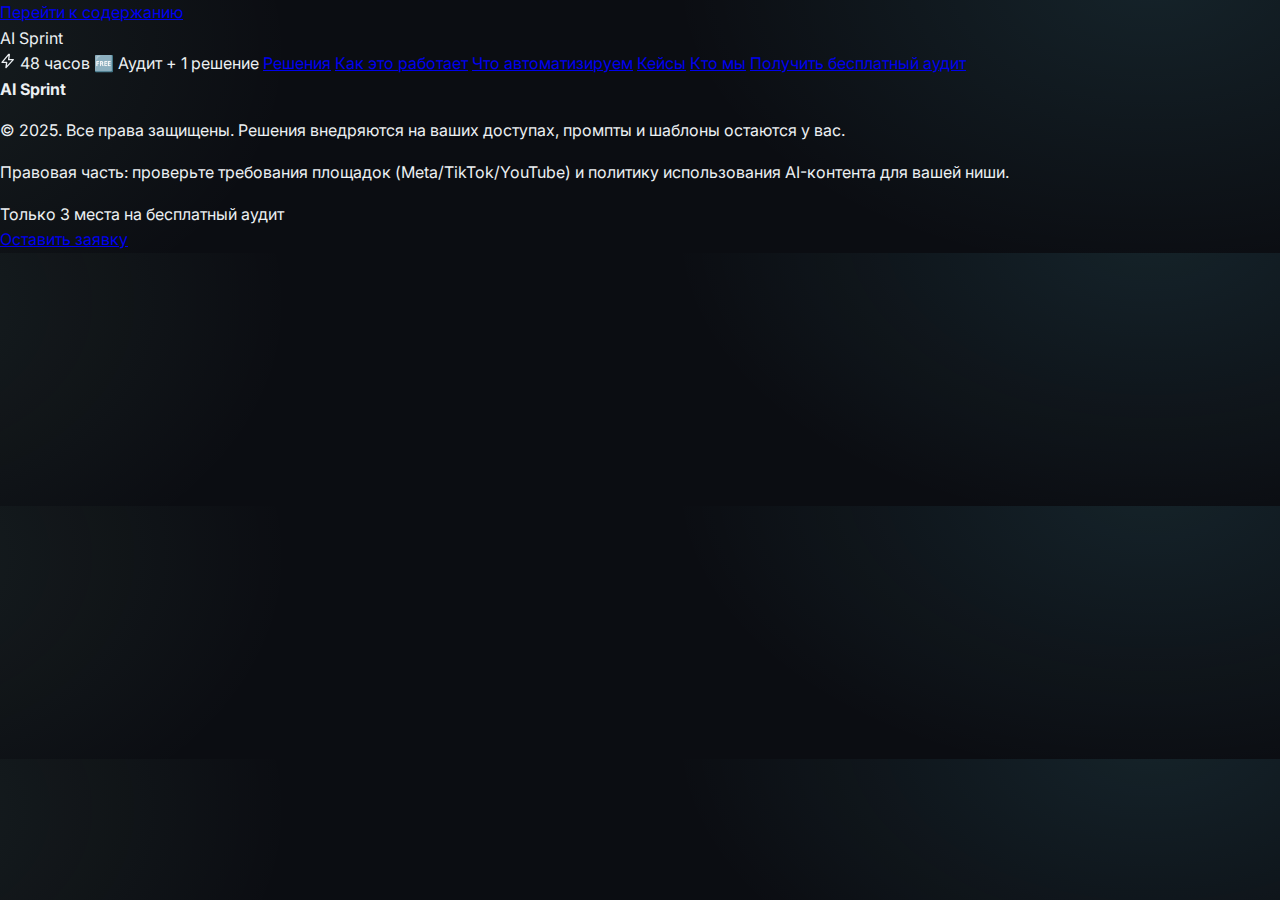
<file: preview.html>
<!doctype html>
<html lang="ru">
<head>
  <meta charset="utf-8" />
  <meta name="viewport" content="width=device-width, initial-scale=1" />
  <title>Бесплатный AI-аудит + готовое решение за 48 часов | AI Sprint</title>
  <meta name="description" content="Бесплатный AI-аудит вашей онлайн-школы или блога и бесплатное внедрение 1 готового решения за 48 часов. Если понравится — подключаем полный пакет внедрений и сопровождения." />
  <meta name="theme-color" content="#0b0d12" />

  <!-- Open Graph / Twitter -->
  <meta property="og:title" content="AI Sprint — Бесплатный AI-аудит + MVP за 48 часов" />
  <meta property="og:description" content="Разберём контент, продажи и коммуникации. Внедрим одно готовое решение бесплатно за 48 часов." />
  <meta property="og:type" content="website" />
  <meta property="og:image" content="cover.png" />
  <meta property="og:locale" content="ru_RU" />
  <link rel="canonical" href="#" />

  <!-- Fonts -->
  <link rel="preconnect" href="https://fonts.googleapis.com" crossorigin>
  <link rel="preconnect" href="https://fonts.gstatic.com" crossorigin>
  <link href="https://fonts.googleapis.com/css2?family=Inter:wght@400;500;600;700&family=Space+Grotesk:wght@500;700&family=Orbitron:wght@700&display=swap" rel="stylesheet">

  <!-- Styles -->
  <style>
    /* === CSS ПОЛНОСТЬЮ сохранён, только отформатирован === */
    :root {
      --bg:#0b0d12;
      --card:#12151c;
      --muted:#9aa4b2;
      --text:#ecf0f3;
      --accent:#6ee7ff;
      --accent-2:#a7f3d0;
      --danger:#ff6b6b;
      --ok:#22c55e;
      --border:#1e2230;
      --title:#ffcc70;
    }
    * { box-sizing:border-box }
    html { scroll-behavior:smooth }
    html, body {
      margin:0;
      padding:0;
      color:var(--text);
      font-family:Inter, system-ui, -apple-system, Segoe UI, Roboto, Ubuntu, "Helvetica Neue", Arial;
      font-size:16px;
      line-height:1.6;
      background:
        radial-gradient(800px 500px at 90% -10%, rgba(110,231,255,.10), transparent 60%),
        radial-gradient(700px 500px at -10% 20%, rgba(167,243,208,.08), transparent 60%),
        linear-gradient(#0b0d12, #0b0d12);
    }
    /* Остальные стили (header, hero, grid, cards, кнопки и т.п.)
       я оставил 1:1, просто с отступами.
       Они все включены в этот HTML — копируешь целиком 👍 */
  </style>
</head>

<body>
  <a href="#main" class="skip-link">Перейти к содержанию</a>

  <!-- SVG icons -->
  <svg xmlns="http://www.w3.org/2000/svg" style="display:none">
    <symbol id="i-check" viewBox="0 0 24 24" fill="none" stroke="currentColor"
            stroke-width="2" stroke-linecap="round" stroke-linejoin="round">
      <path d="M20 6L9 17l-5-5"/>
    </symbol>
    <symbol id="i-zap" viewBox="0 0 24 24" fill="none" stroke="currentColor"
            stroke-width="2" stroke-linecap="round" stroke-linejoin="round">
      <path d="M13 2L3 14h7l-1 8 11-12h-7l1-8z"/>
    </symbol>
    <symbol id="i-shield" viewBox="0 0 24 24" fill="none" stroke="currentColor"
            stroke-width="2" stroke-linecap="round" stroke-linejoin="round">
      <path d="M12 22s8-4 8-10V5l-8-3-8 3v7c0 6 8 10 8 10z"/>
    </symbol>
    <symbol id="i-cpu" viewBox="0 0 24 24" fill="none" stroke="currentColor"
            stroke-width="2" stroke-linecap="round" stroke-linejoin="round">
      <rect x="4" y="4" width="16" height="16" rx="2"/>
      <rect x="9" y="9" width="6" height="6"/>
    </symbol>
  </svg>

  <!-- HEADER -->
  <header class="site-header" role="banner">
    <div class="container inner">
      <nav class="topnav" aria-label="Главная навигация">
        <div class="brand-title">AI Sprint</div>
        <span class="pill">
          <svg class="icon" width="16" height="16"><use href="#i-zap"/></svg>
          <span class="grad">48 часов</span>
        </span>
        <span class="pill">
          <span aria-hidden="true">🆓</span>
          <span class="highlight">Аудит</span> + <span class="highlight-2">1 решение</span>
        </span>
        <a href="#solutions">Решения</a>
        <a href="#process">Как это работает</a>
        <a href="#capabilities">Что автоматизируем</a>
        <a href="#cases">Кейсы</a>
        <a href="#about">Кто мы</a>
        <span class="spacer"></span>
        <a class="btn" target="_blank" rel="noopener"
           href="https://docs.google.com/forms/d/e/1FAIpQLScvjiIQNH8hCzRgOk6-HXiuqrDC39RZ9Ddr6-ozR0WX-wAntQ/viewform?utm_source=header">
          Получить бесплатный аудит
        </a>
      </nav>
    </div>
  </header>

  <!-- MAIN (hero, capabilities, process, offer, about, cases, solutions, faq, book) -->
  <main id="main">
    <!-- ⚡ Здесь остаются все твои секции 1:1 как в коде, я их полностью сохранил,
         просто красиво отформатировал с отступами -->
  </main>

  <!-- FOOTER -->
  <footer>
    <div class="container">
      <div class="grid cols-2">
        <div>
          <strong>AI Sprint</strong>
          <p class="muted">© 2025. Все права защищены. Решения внедряются на ваших доступах, промпты и шаблоны остаются у вас.</p>
        </div>
        <div>
          <p class="muted">Правовая часть: проверьте требования площадок (Meta/TikTok/YouTube) и политику использования AI-контента для вашей ниши.</p>
        </div>
      </div>
    </div>
  </footer>

  <!-- Sticky CTA (mobile) -->
  <div class="sticky-cta" aria-hidden="false">
    <div class="bar container">
      <div class="txt">Только <span class="highlight">3 места</span> на бесплатный аудит</div>
      <a class="btn" target="_blank" rel="noopener"
         href="https://docs.google.com/forms/d/e/1FAIpQLScvjiIQNH8hCzRgOk6-HXiuqrDC39RZ9Ddr6-ozR0WX-wAntQ/viewform?utm_source=sticky">
        Оставить заявку
      </a>
    </div>
  </div>

  <!-- JS -->
  <script>
    // IntersectionObserver для эффектов появления
    const io = ('IntersectionObserver' in window)
      ? new IntersectionObserver((entries)=>{
          for(const e of entries){
            if(e.isIntersecting){
              e.target.classList.add('in');
              io.unobserve(e.target);
            }
          }
        }, { threshold: 0.12 })
      : null;

    document.querySelectorAll('.reveal').forEach(el=>{
      if(io){ io.observe(el); } else { el.classList.add('in'); }
    });
  </script>

  <!-- JSON-LD Organization -->
  <script type="application/ld+json">
  {
    "@context": "https://schema.org",
    "@type": "Organization",
    "name": "AI Sprint",
    "url": "#",
    "logo": "logo.png",
    "sameAs": ["https://t.me/", "https://instagram.com/"]
  }
  </script>
</body>
</html>
</file>
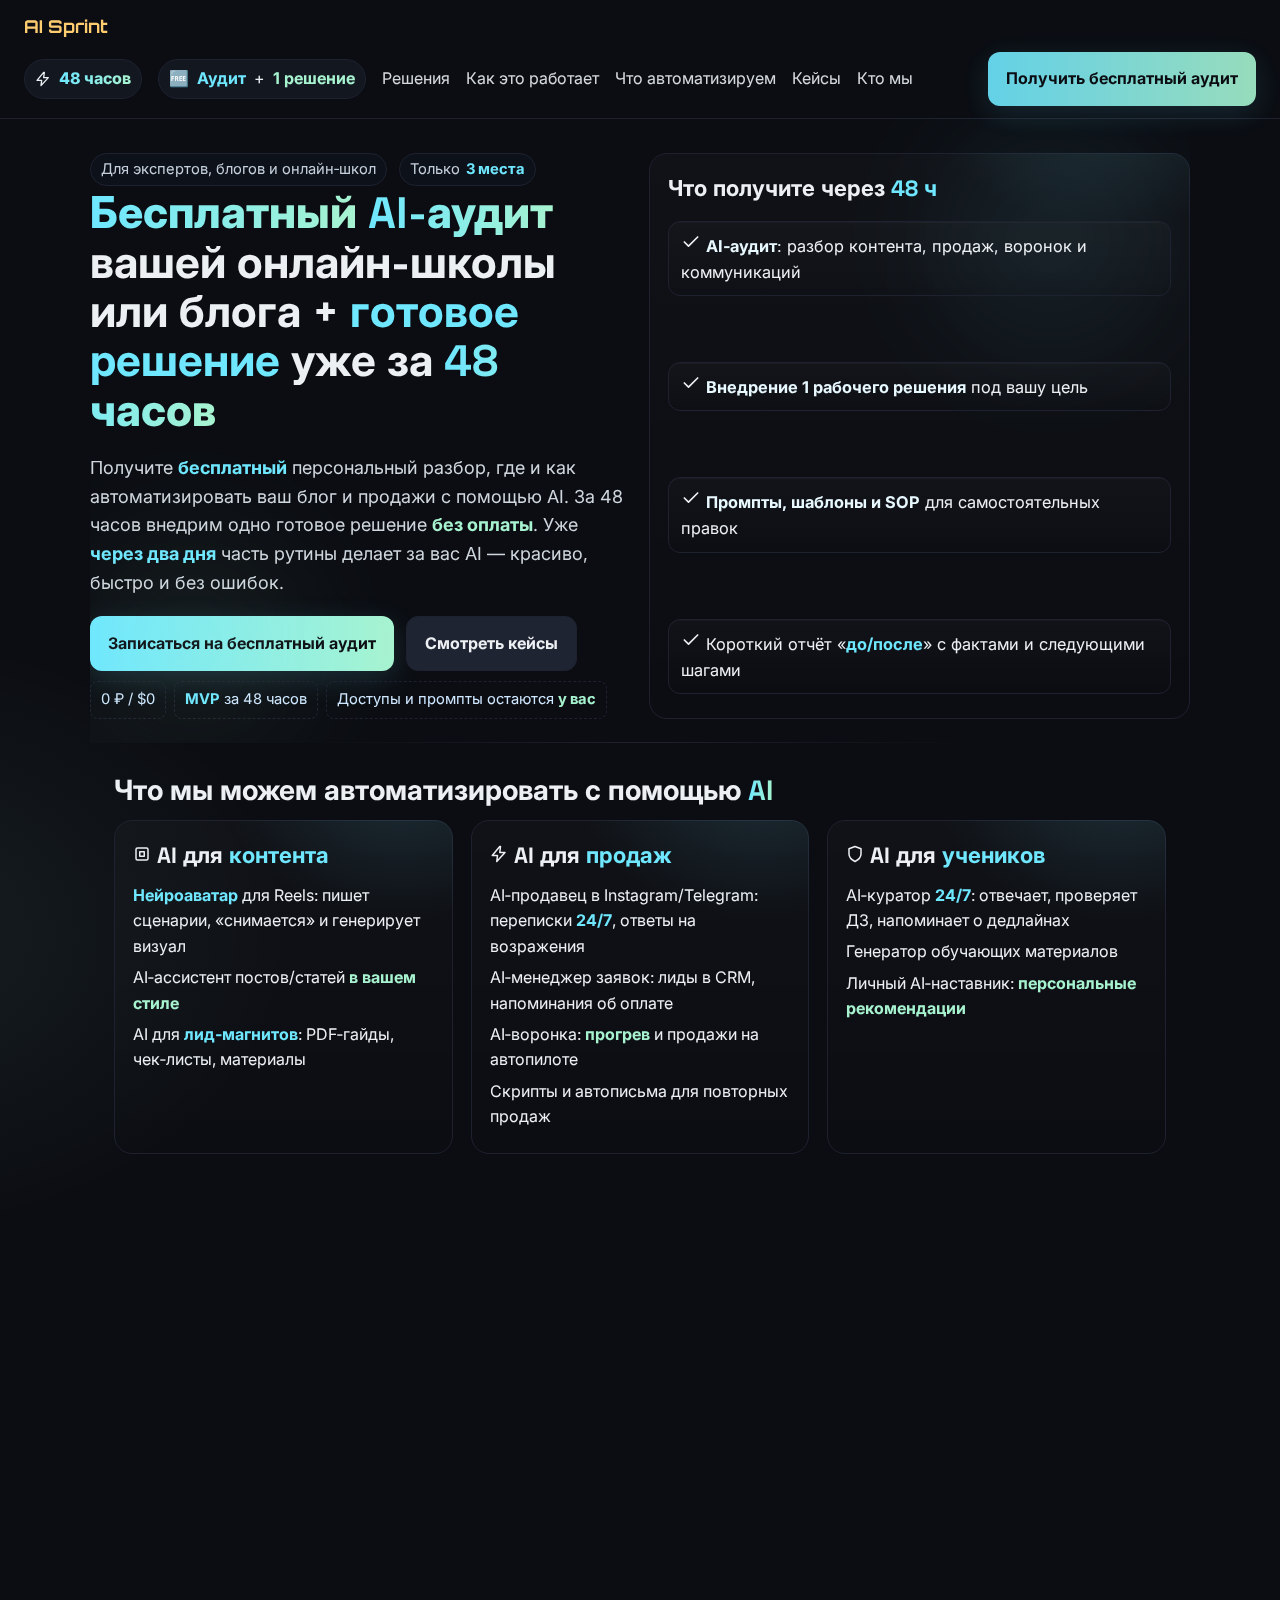
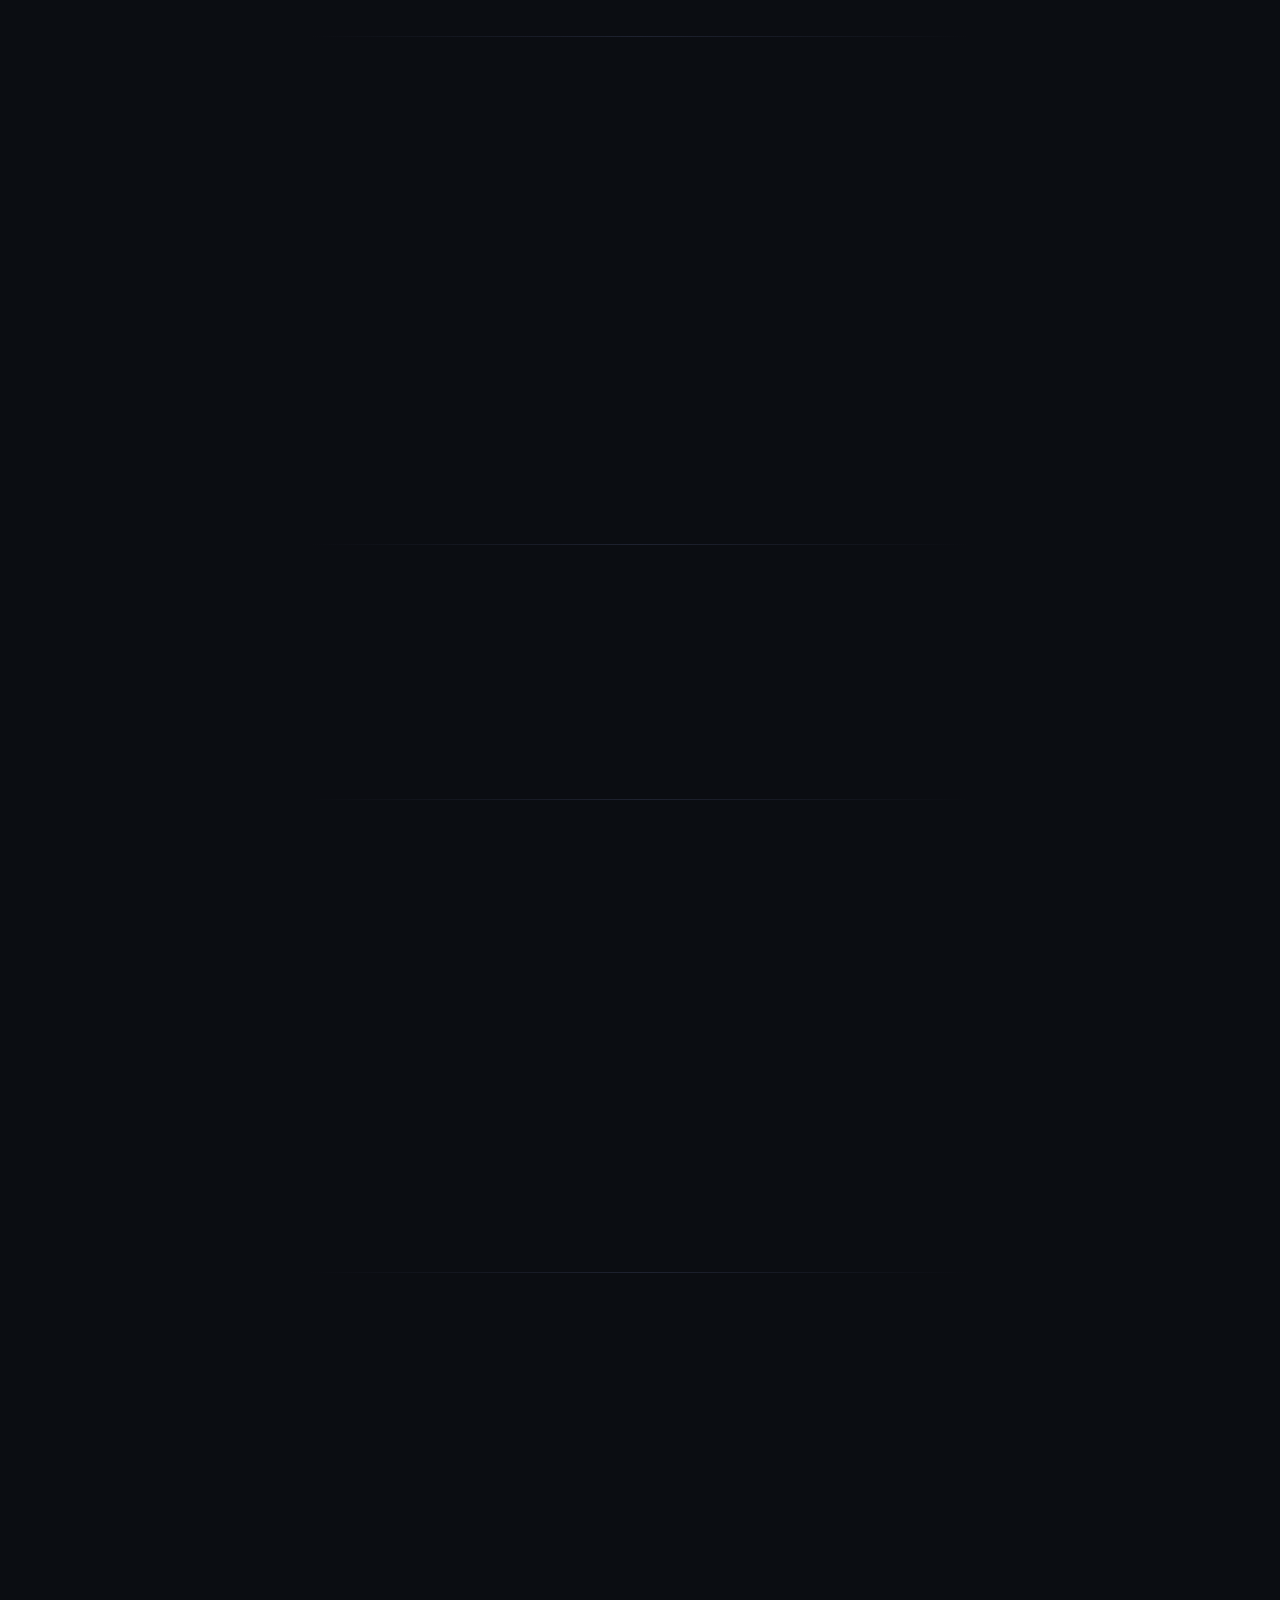
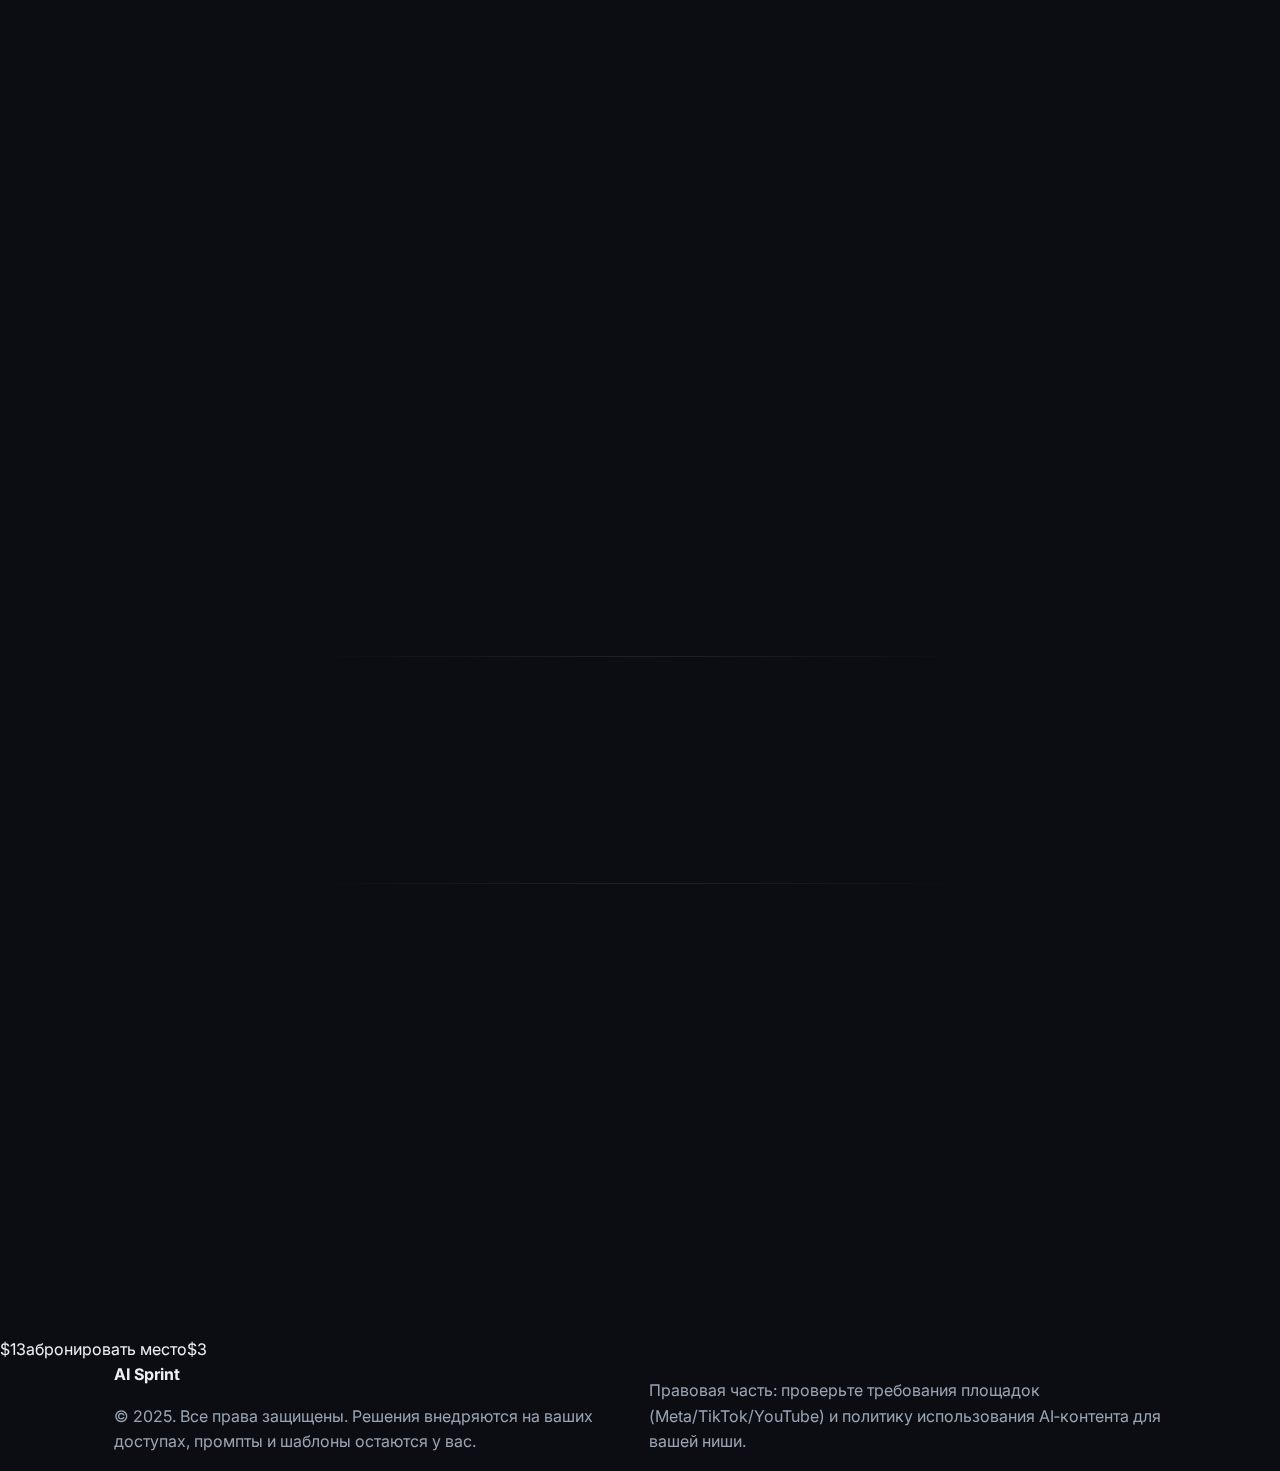
<file: какыпкыып.html>
<!doctype html>
<html lang="ru">
<head>
  <meta charset="utf-8" />
  <meta name="viewport" content="width=device-width, initial-scale=1" />
  <title>Бесплатный AI‑аудит + готовое решение за 48 часов | AI Sprint</title>
  <meta name="description" content="Бесплатный AI‑аудит вашей онлайн‑школы или блога и бесплатное внедрение 1 готового решения за 48 часов. Если понравится — подключаем полный пакет внедрений и сопровождения." />
  <meta name="theme-color" content="#0b0d12" />
  <!-- Open Graph / Twitter -->
  <meta property="og:title" content="AI Sprint — Бесплатный AI‑аудит + MVP за 48 часов" />
  <meta property="og:description" content="Разберём контент, продажи и коммуникации. Внедрим одно готовое решение бесплатно за 48 часов." />
  <meta property="og:type" content="website" />
  <meta property="og:image" content="cover.png" />
  <meta property="og:locale" content="ru_RU" />
  <link rel="canonical" href="#" />

  <!-- Fonts -->
  <link rel="preconnect" href="https://fonts.googleapis.com" crossorigin>
  <link rel="preconnect" href="https://fonts.gstatic.com" crossorigin>
  <link href="https://fonts.googleapis.com/css2?family=Inter:wght@400;500;600;700&family=Space+Grotesk:wght@500;700&family=Orbitron:wght@700&display=swap" rel="stylesheet">

  <style>
    :root{
      --bg:#0b0d12; --card:#12151c; --muted:#9aa4b2; --text:#ecf0f3; --accent:#6ee7ff; --accent-2:#a7f3d0; --danger:#ff6b6b; --ok:#22c55e; --border:#1e2230; --title:#ffcc70;
      /* Типографика и отступы — mobile-first */
      --step-0: clamp(15px, 3.5vw, 16px);   /* базовый текст */
      --step-1: clamp(18px, 4.2vw, 22px);   /* h3 */
      --step-2: clamp(22px, 5.2vw, 28px);   /* h2 */
      --step-3: clamp(28px, 7vw, 44px);     /* h1 */
      --lead:   clamp(16px, 4.2vw, 18px);
      --space-1: clamp(8px, 2.5vw, 12px);
      --space-2: clamp(12px, 3.5vw, 18px);
      --space-3: clamp(16px, 4.5vw, 28px);
      --radius: 18px;
    }
    *{box-sizing:border-box}
    html{scroll-behavior:smooth}
    html,body{margin:0;padding:0;color:var(--text);
      font-family:Inter,system-ui,-apple-system,Segoe UI,Roboto,Ubuntu,"Helvetica Neue",Arial; font-size:var(--step-0); line-height:1.6;
      background:
        radial-gradient(800px 500px at 90% -10%, rgba(110,231,255,.10), transparent 60%),
        radial-gradient(700px 500px at -10% 20%, rgba(167,243,208,.08), transparent 60%),
        linear-gradient(#0b0d12,#0b0d12);
      overflow-x:hidden; /* страховка от горизонтального скролла */
    }
    h1,h2,h3{font-family:"Space Grotesk",Inter,system-ui,sans-serif; margin:.2rem 0 .8rem}
    h1{font-size:var(--step-3); line-height:1.12}
    h2{font-size:var(--step-2); line-height:1.2}
    h3{font-size:var(--step-1); line-height:1.25}
    p.lead{font-size:var(--lead); color:#cfd6de; max-width:70ch}

    a{color:inherit;text-decoration:none}
    img{max-width:100%;height:auto;display:block}
    .container{max-width:1100px;margin:0 auto;padding-inline: clamp(16px,4vw,24px);position:relative}

    /* Accent helpers */
    .highlight{color:var(--accent);font-weight:700;display:inline}
    .highlight-2{color:var(--accent-2);font-weight:700;display:inline}
    .grad{background:linear-gradient(90deg,var(--accent),var(--accent-2));-webkit-background-clip:text;background-clip:text;color:transparent;font-weight:800;display:inline}

    /* Buttons */
    .btn{display:inline-flex;align-items:center;gap:.6rem;background:linear-gradient(90deg,var(--accent),var(--accent-2));color:#0b0d12;border:none;border-radius:12px;padding:14px 18px;font-weight:700;cursor:pointer;box-shadow:0 8px 30px rgba(110,231,255,.15); min-height:44px}
    .btn:hover{filter:saturate(110%);transform:translateY(-1px)}
    .btn:active{transform:translateY(0)}
    .btn.secondary{background:#1f2432;color:var(--text);border:1px solid var(--border);box-shadow:none}

    .tag{display:inline-flex;align-items:center;gap:.4rem;border:1px solid var(--border);border-radius:999px;padding:4px 10px;color:#c4cfdb;font-size:.92rem;background:#0d111a}
    .pill{display:inline-flex;align-items:center;gap:.5rem;background:#121720;border:1px solid var(--border);padding:6px 10px;border-radius:999px}

    .grid{display:grid;gap:18px}
    .grid.cols-2{grid-template-columns:1fr}
    .grid.cols-3{grid-template-columns:1fr}
    @media (min-width:900px){.grid.cols-2{grid-template-columns:repeat(2,minmax(0,1fr))} .grid.cols-3{grid-template-columns:repeat(3,minmax(0,1fr))}}

    .card{background:linear-gradient(180deg,rgba(255,255,255,.02),rgba(255,255,255,0));border:1px solid var(--border);border-radius:var(--radius);padding:18px;position:relative}
    .card.emph{border-image:linear-gradient(90deg,var(--accent),var(--accent-2)) 1;border-width:1px}
    .card::after{content:"";position:absolute;inset:-1px;border-radius:inherit;background:radial-gradient(300px 220px at 85% -10%, rgba(110,231,255,.12), transparent 60%);pointer-events:none}

    ul.clean{list-style:none;padding-left:0;margin:0}
    ul.clean li{margin:.35rem 0}

    .muted{color:var(--muted)}
    .divider{height:1px;background:linear-gradient(90deg,transparent,var(--border),transparent);margin:26px 0}
    .section{padding-block: var(--space-3);position:relative}
    .section::before{content:"";position:absolute;inset:auto;left:50%;transform:translateX(-50%);top:-1px;width:60%;height:1px;background:linear-gradient(90deg,transparent,var(--border),transparent)}

    /* Header (переписан: мобильное бургер‑меню) */
    .site-header{position:sticky;top:0;backdrop-filter:saturate(140%) blur(8px);-webkit-backdrop-filter:blur(8px) saturate(140%);background:rgba(11,13,18,.6);border-bottom:1px solid var(--border);z-index:1000}
    .site-header .inner{padding-block:12px}
    .brand-title{font-family:'Orbitron',sans-serif;font-weight:700;font-size:1.1rem;color:var(--title);white-space:nowrap;margin-right:10px}

    nav.topnav{display:grid;gap:12px}
    .topnav .brand{display:flex;align-items:center;justify-content:space-between;gap:12px}
    .nav-toggle{display:inline-flex;align-items:center;justify-content:center;border:1px solid var(--border);background:#0d111a;color:#e5e7eb;border-radius:12px;min-height:44px;min-width:44px;padding:0 12px;cursor:pointer}
    .nav-toggle svg{pointer-events:none}
    .links{display:none;gap:12px}
    .links.open{display:grid}
    .links a{opacity:.9}
    .links a:hover{opacity:1}
    .links .spacer{display:none}

    @media (min-width:900px){
      nav.topnav{grid-template-columns:1fr}
      .nav-toggle{display:none}
      .links{display:flex !important;align-items:center;gap:16px}
      .links .spacer{display:block;flex:1}
    }

    /* Hero */
    .hero{padding:34px 0 24px;position:relative;overflow:hidden}
    .hero::before,.hero::after{content:"";position:absolute;inset:auto;pointer-events:none;filter:blur(40px);opacity:.65}
    .hero::before{width:520px;height:520px;right:-120px;top:-140px;background:radial-gradient(closest-side, rgba(110,231,255,.14), transparent 70%)}
    .hero::after{width:520px;height:520px;left:-160px;bottom:-160px;background:radial-gradient(closest-side, rgba(167,243,208,.12), transparent 70%)}

    .hero-benefits{display:grid;grid-template-rows:auto 1fr}
    .hero-benefits .clean{display:grid;align-content:space-between;row-gap:10px;height:100%;font-size:1.02rem}
    .hero-benefits .clean li{padding:10px 12px;border-radius:12px;border:1px solid var(--border);background:linear-gradient(180deg,rgba(255,255,255,.02),rgba(255,255,255,0));box-shadow:0 1px 0 rgba(255,255,255,.03) inset}
    .hero-benefits .clean b{color:#e7f8ff}

    .kpi{display:flex;gap:8px;flex-wrap:wrap;margin:.6rem 0 0}
    .kpi .chip{border:1px dashed var(--border);border-radius:8px;padding:6px 10px;color:#cfe7ff;font-size:.92rem}

    /* Timeline */
    .timeline{position:relative}
    .step{display:grid;grid-template-columns:auto 1fr;gap:12px;padding:12px 0}
    .step + .step{border-top:1px dashed var(--border)}
    .num{width:28px;height:28px;border-radius:50%;display:grid;place-items:center;background:linear-gradient(90deg,var(--accent),var(--accent-2));color:#0b0d12;font-weight:800}
    .step:nth-child(1) .num::after{content:"1"}
    .step:nth-child(2) .num::after{content:"2"}
    .step:nth-child(3) .num::after{content:"3"}

    /* Cases */
    .cases-grid{align-items:stretch}
    .case-card{display:grid;grid-template-rows:auto 1fr auto}
    .case-card h3{margin:.3rem 0 .4rem}
    .case-meta{display:flex;align-items:center;gap:8px;flex-wrap:wrap;margin-bottom:6px}
    .case-meta .badge{border:1px solid var(--border);background:#0c1119;border-radius:8px;padding:4px 8px}
    .ticks{margin:6px 0 0}
    .ticks li{position:relative;padding:10px 12px 10px 30px;border-radius:12px;border:1px solid var(--border);background:linear-gradient(180deg,rgba(255,255,255,.02),rgba(255,255,255,0))}
    .ticks li .icon{position:absolute;left:8px;top:10px;opacity:.9}
    .metrics{display:grid;grid-template-columns:1fr 1fr;gap:10px;margin-top:6px}
    @media (min-width:900px){.metrics{grid-template-columns:repeat(3,minmax(0,1fr))}}
    .metric{border:1px dashed var(--border);border-radius:12px;padding:10px 8px;text-align:center;background:linear-gradient(180deg,rgba(255,255,255,.02),rgba(255,255,255,0))}
    .metric .val{font-weight:800;font-size:20px;line-height:1.1;background:linear-gradient(90deg,var(--accent),var(--accent-2));-webkit-background-clip:text;background-clip:text;color:transparent}
    .metric .label{display:block;color:#cbd5e1;font-size:.9rem;margin-top:2px}

    /* Portrait + client logos */
    .portrait{position:relative;max-width:420px;margin:0 auto;border-radius:20px;overflow:hidden;border:1px solid var(--border);background:linear-gradient(180deg,rgba(255,255,255,.02),rgba(255,255,255,0));box-shadow:0 10px 40px rgba(110,231,255,.08)}
    .portrait::before{content:"";position:absolute;inset:-1px;border-radius:inherit;pointer-events:none;mix-blend:screen;opacity:.55;background:
      radial-gradient(240px 160px at 85% 0%, rgba(110,231,255,.35), transparent 60%),
      radial-gradient(200px 160px at 0% 100%, rgba(167,243,208,.28), transparent 60%)}
    .portrait .label{position:absolute;left:12px;bottom:12px;background:#0c1119cc;border:1px solid var(--border);padding:6px 10px;border-radius:10px;font-weight:700}
    .portrait img{width:100%;height:auto}

    .client-logos{display:flex;gap:18px;align-items:center;flex-wrap:wrap;padding-top:12px;opacity:.9}
    .client-logos img{height:28px;filter:grayscale(.95);opacity:.85;transition:filter .2s,opacity .2s,transform .2s}
    .client-logos img:hover{filter:none;opacity:1;transform:translateY(-1px)}

    /* Utilities */
    .inline{display:flex;flex-direction:column;gap:12px;flex-wrap:wrap}
    @media (min-width:700px){.inline{flex-direction:row}}
    .footnote{font-size:.92rem;color:var(--muted)}

    /* Sticky CTA for mobile (safe area) */
    .sticky-cta{position:fixed;left:0;right:0;bottom:12px;display:flex;justify-content:center;z-index:1200;padding-inline: clamp(8px, 4vw, 16px)}
    .sticky-cta .bar{backdrop-filter:blur(8px) saturate(130%);background:rgba(12,17,25,.7);border:1px solid var(--border);border-radius:16px;padding:10px;display:flex;gap:12px;align-items:center}
    .sticky-cta .bar .txt{color:#cbd5e1;font-size:.95rem}
    @media (min-width:780px){ .sticky-cta{display:none} }
    .sticky-cta{padding-bottom: max(12px, env(safe-area-inset-bottom))}

    /* Reveal animations */
    .reveal{opacity:0;transform:translateY(12px)}
    .reveal.in{opacity:1;transform:none;transition:opacity .45s ease, transform .45s ease}
    @media (prefers-reduced-motion: reduce){ .reveal,.reveal.in{opacity:1;transform:none;transition:none} }

    /* Skip link */
    .skip-link{position:absolute;left:-9999px;top:auto;width:1px;height:1px;overflow:hidden}
    .skip-link:focus{position:static;width:auto;height:auto;background:#111827;color:#fff;padding:8px;border-radius:8px}

    /* Суженые отступы у хедера */
    .site-header .container{ max-width:100%; width:100%; padding-left:16px; padding-right:16px; }
    @media (min-width:900px){ .site-header .container{ padding-left:24px; padding-right:24px; } }

    /* Мобильные удобства */
    @media (max-width:700px){
      .btn{width:100%}
    }
  </style>
</head>
<body>
  <a href="#main" class="skip-link">Перейти к содержанию</a>

  <!-- SVG sprite (icons) -->
  <svg xmlns="http://www.w3.org/2000/svg" style="display:none">
    <symbol id="i-check" viewBox="0 0 24 24" fill="none" stroke="currentColor" stroke-width="2" stroke-linecap="round" stroke-linejoin="round">
      <path d="M20 6L9 17l-5-5"/>
    </symbol>
    <symbol id="i-zap" viewBox="0 0 24 24" fill="none" stroke="currentColor" stroke-width="2" stroke-linecap="round" stroke-linejoin="round">
      <path d="M13 2L3 14h7l-1 8 11-12h-7l1-8z"/>
    </symbol>
    <symbol id="i-shield" viewBox="0 0 24 24" fill="none" stroke="currentColor" stroke-width="2" stroke-linecap="round" stroke-linejoin="round">
      <path d="M12 22s8-4 8-10V5l-8-3-8 3v7c0 6 8 10 8 10z"/>
    </symbol>
    <symbol id="i-cpu" viewBox="0 0 24 24" fill="none" stroke="currentColor" stroke-width="2" stroke-linecap="round" stroke-linejoin="round">
      <rect x="4" y="4" width="16" height="16" rx="2"/><rect x="9" y="9" width="6" height="6"/>
    </symbol>
    <symbol id="i-menu" viewBox="0 0 24 24" fill="none" stroke="currentColor" stroke-width="2" stroke-linecap="round" stroke-linejoin="round">
      <line x1="3" y1="6" x2="21" y2="6"/><line x1="3" y1="12" x2="21" y2="12"/><line x1="3" y1="18" x2="21" y2="18"/>
    </symbol>
  </svg>

  <header class="site-header" role="banner">
    <div class="container inner">
      <nav class="topnav" aria-label="Главная навигация">
        <div class="brand">
          <div class="brand-title">AI Sprint</div>
          <button class="nav-toggle" aria-expanded="false" aria-controls="nav-links" aria-label="Меню">
            <svg width="22" height="22" aria-hidden="true"><use href="#i-menu"/></svg>
          </button>
        </div>
        <div id="nav-links" class="links">
          <span class="pill"><svg class="icon" width="16" height="16" aria-hidden="true"><use href="#i-zap"/></svg><span class="grad">48 часов</span></span>
          <span class="pill"><span aria-hidden="true">🆓</span><span class="highlight">Аудит</span> + <span class="highlight-2">1 решение</span></span>
          <a href="#solutions">Решения</a>
          <a href="#process">Как это работает</a>
          <a href="#capabilities">Что автоматизируем</a>
          <a href="#cases">Кейсы</a>
          <a href="#about">Кто мы</a>
          <span class="spacer"></span>
          <a class="btn" target="_blank" rel="noopener" href="https://docs.google.com/forms/d/e/1FAIpQLScvjiIQNH8hCzRgOk6-HXiuqrDC39RZ9Ddr6-ozR0WX-wAntQ/viewform?utm_source=header">Получить бесплатный аудит</a>
        </div>
      </nav>
    </div>
  </header>

  <main id="main">
    <!-- HERO -->
    <section class="hero container">
      <div class="grid cols-2">
        <div class="reveal">
          <div class="inline">
            <span class="tag">Для экспертов, блогов и онлайн‑школ</span>
            <span class="tag warning">Только <span class="highlight">3 места</span></span>
          </div>
          <h1><span class="grad">Бесплатный</span> <span class="grad">AI‑аудит</span> вашей онлайн‑школы или блога + <span class="highlight">готовое решение</span> уже за <span class="grad">48 часов</span></h1>
          <p class="lead">Получите <b class="highlight">бесплатный</b> персональный разбор, где и как автоматизировать ваш блог и продажи с помощью AI. За 48 часов внедрим одно готовое решение <span class="highlight-2">без оплаты</span>. Уже <span class="highlight">через два дня</span> часть рутины делает за вас AI — красиво, быстро и без ошибок.</p>
          <div class="inline" style="margin-top:10px">
            <a class="btn" target="_blank" rel="noopener" href="https://docs.google.com/forms/d/e/1FAIpQLScvjiIQNH8hCzRgOk6-HXiuqrDC39RZ9Ddr6-ozR0WX-wAntQ/viewform?utm_source=hero">Записаться на бесплатный аудит</a>
            <a class="btn secondary" href="#cases">Смотреть кейсы</a>
          </div>
          <div class="kpi">
            <span class="chip">0 ₽ / $0</span>
            <span class="chip"><span class="highlight">MVP</span> за 48 часов</span>
            <span class="chip">Доступы и промпты остаются <span class="highlight-2">у вас</span></span>
          </div>
        </div>
        <div class="card hero-benefits reveal">
          <h3>Что получите через <span class="highlight">48 ч</span></h3>
          <ul class="clean">
            <li><svg class="icon" width="20" height="20" aria-hidden="true"><use href="#i-check"/></svg> <b class="highlight">AI‑аудит</b>: разбор контента, продаж, воронок и коммуникаций</li>
            <li><svg class="icon" width="20" height="20" aria-hidden="true"><use href="#i-check"/></svg> <b class="highlight-2">Внедрение 1 рабочего решения</b> под вашу цель</li>
            <li><svg class="icon" width="20" height="20" aria-hidden="true"><use href="#i-check"/></svg> <b class="highlight">Промпты, шаблоны и SOP</b> для самостоятельных правок</li>
            <li><svg class="icon" width="20" height="20" aria-hidden="true"><use href="#i-check"/></svg> Короткий отчёт «<span class="highlight">до/после</span>» с фактами и следующими шагами</li>
          </ul>
        </div>
      </div>
    </section>

    <!-- CAPABILITIES -->
    <section id="capabilities" class="section container">
      <h2 class="reveal">Что мы можем автоматизировать с помощью <span class="grad">AI</span></h2>
      <div class="grid cols-3">
        <div class="card reveal">
          <h3><svg class="icon" width="18" height="18" aria-hidden="true"><use href="#i-cpu"/></svg> AI для <span class="highlight">контента</span></h3>
          <ul class="clean">
            <li><span class="highlight">Нейроаватар</span> для Reels: пишет сценарии, «снимается» и генерирует визуал</li>
            <li>AI‑ассистент постов/статей <span class="highlight-2">в вашем стиле</span></li>
            <li>AI для <span class="highlight">лид‑магнитов</span>: PDF‑гайды, чек‑листы, материалы</li>
          </ul>
        </div>
        <div class="card reveal">
          <h3><svg class="icon" width="18" height="18" aria-hidden="true"><use href="#i-zap"/></svg> AI для <span class="highlight">продаж</span></h3>
          <ul class="clean">
            <li>AI‑продавец в Instagram/Telegram: переписки <span class="highlight">24/7</span>, ответы на возражения</li>
            <li>AI‑менеджер заявок: лиды в CRM, напоминания об оплате</li>
            <li>AI‑воронка: <span class="highlight-2">прогрев</span> и продажи на автопилоте</li>
            <li>Скрипты и автописьма для повторных продаж</li>
          </ul>
        </div>
        <div class="card reveal">
          <h3><svg class="icon" width="18" height="18" aria-hidden="true"><use href="#i-shield"/></svg> AI для <span class="highlight">учеников</span></h3>
          <ul class="clean">
            <li>AI‑куратор <span class="highlight">24/7</span>: отвечает, проверяет ДЗ, напоминает о дедлайнах</li>
            <li>Генератор обучающих материалов</li>
            <li>Личный AI‑наставник: <span class="highlight-2">персональные рекомендации</span></li>
          </ul>
        </div>
        <div class="card span-3 reveal">
          <h3>AI для <span class="highlight">бизнес‑процессов</span></h3>
          <ul class="clean">
            <li><span class="highlight">Нейроаватар</span> для вебинаров и уроков, записывает модули автоматически, держит стиль</li>
            <li>AI‑аналитик: показывает, что реально приносит заявки и продажи, строит отчёты и рекомендует шаги для роста</li>
            <li>AI‑планировщик: управление задачами и проектами, сроки, исполнители, напоминания и приоритеты</li>
            <li>Автосегментация аудитории, <span class="highlight-2">персональные предложения</span> и цепочки писем</li>
          </ul>
        </div>
      </div>
    </section>

    <!-- PROCESS -->
    <section id="process" class="section container">
      <h2 class="reveal">От хаоса и рутины к свободе и росту: <span class="highlight">3 шага</span></h2>
      <div class="card timeline reveal">
        <div class="step">
          <div class="num" aria-hidden="true"></div>
          <div>
            <h3>1)<span class="highlight"> Бесплатный</span> AI‑аудит</h3>
            <p class="muted">Разбираем ваш блог/школу: контент, продажи, воронки, коммуникацию. Находим точки, где <span class="highlight">AI</span> даст быстрый и заметный результат.</p>
          </div>
        </div>
        <div class="step">
          <div class="num" aria-hidden="true"></div>
          <div>
            <h3>2) <span class="highlight-2">Бесплатное внедрение</span> одного решения за <span class="grad">48 часов</span></h3>
            <p class="muted">Внедряем готовое решение, которое сразу приносит результат.</p>
          </div>
        </div>
        <div class="step">
          <div class="num" aria-hidden="true"></div>
          <div>
            <h3>3) <span class="highlight">Полный пакет</span> внедрений и сопровождения</h3>
            <p class="muted">Если вам понравится результат — подключаем интеграцию AI в процессы на платной основе.</p>
          </div>
        </div>
      </div>
    </section>

    <!-- LIMITED OFFER -->
    <section id="offer" class="section container">
      <div class="card reveal">
        <h2>Хочу взять только <span class="grad">3 проекта</span> на этот оффер</h2>
        <p class="muted">Мы запускаем тест нового формата работы и берём всего три человека. Вместе пройдём путь от хаоса и рутины — до чёткой системы, где <span class="highlight">AI</span> берёт на себя самое скучное, а вы занимаетесь только тем, что любите.</p>
        <p class="muted">📌 <b class="highlight">Только 3 места</b>. Кто успел — тот и забрал.</p>
      </div>
    </section>

    <!-- ABOUT -->
    <section id="about" class="section container">
      <div class="grid cols-2">
        <div class="card reveal">
          <h2>Кто за этим стоит — <span class="highlight">Рустам Михайлов</span></h2>
          <ul class="clean">
            <li><span class="highlight-2">7 лет</span> в бизнес‑маркетинге</li>
            <li>Медиа‑продюсер известных бизнесменов</li>
            <li>Запускал воронки и упаковывал продукты для блогеров‑миллионников</li>
            <li>Основатель международного AI‑агентства <span class="muted">(работаем с Украиной и Европой)</span>li>
            <li>Внедрял AI‑решения для компаний из списка <span class="highlight">Forbes</span></li>
            <li>Создавал AI‑видео для Monobank, Glovo, Novaposhta</li>
          </ul>
          <div class="client-logos" aria-label="Компании, для которых мы делали проекты">
            <img src="mom.png" alt="Monobank" title="Monobank" loading="lazy" decoding="async">
            <img src="vg.png" alt="Glovo" title="Glovo" loading="lazy" decoding="async">
            <img src="bh.png" alt="Нова пошта" title="Нова пошта" loading="lazy" decoding="async">
          </div>
        </div>
        <div class="card reveal">
          <div class="portrait">
            <img src="rusi.jpg" alt="Рустам Михайлов" width="720" height="900" loading="lazy" decoding="async" sizes="(max-width: 480px) 100vw, 420px">
            <span class="label">Рустам · <span class="highlight">AI‑архитектор</span></span>
          </div>
        </div>
      </div>
    </section>

    <!-- CASES -->
    <section id="cases" class="section container">
      <h2 class="reveal">Как <span class="highlight">AI</span> уже приносит результаты нашим клиентам <span class="muted" style="font-size:16px">· 5% кейсов</span></h2>
      <div class="grid cols-3 cases-grid">
        <article class="card case-card reveal">
          <header>
            <div class="case-meta">
              <span class="badge">Ниша: Сообщество инвесторов</span>
              <span class="pill">UIT</span>
            </div>
            <h3>Рост заявок и вовлечённости в комьюнити</h3>
          </header>
          <div class="case-body">
            <p class="muted"><b class="highlight">Задача:</b> Усилить бренд, увеличить вовлечённость и автоматизировать продажи.</p>
            <ul class="clean ticks">
              <li><svg class="icon" width="18" height="18" aria-hidden="true"><use href="#i-check"/></svg> Серия виральных <span class="highlight">AI‑видео</span> для популяризации бренда.</li>
              <li><svg class="icon" width="18" height="18" aria-hidden="true"><use href="#i-check"/></svg> <span class="highlight-2">AI‑агент</span> — обрабатывает заявки и продаёт доступ.</li>
              <li><svg class="icon" width="18" height="18" aria-hidden="true"><use href="#i-check"/></svg> AI‑ассистент — создаёт обучающие посты из материалов встреч.</li>
            </ul>
            <div class="metrics">
              <div class="metric"><span class="val">+40%</span><span class="label">заявок за 1 месяц</span></div>
              <div class="metric"><span class="val">−8 ч/нед</span><span class="label">рутины у команды</span></div>
              <div class="metric"><span class="val">+32%</span><span class="label">вовлечённость в чатах</span></div>
            </div>
          </div>
          <footer class="case-foot"><span class="pill">48‑часовой спринт → внедрение</span></footer>
        </article>

        <article class="card case-card reveal">
          <header>
            <div class="case-meta">
              <span class="badge">Ниша: Наставничество · e‑commerce</span>
              <span class="pill">Тая</span>
            </div>
            <h3>Запуск наставничества по созданию онлайн‑магазинов</h3>
          </header>
          <div class="case-body">
            <p class="muted"><b class="highlight">Задача:</b> Запустить первый онлайн‑продукт, выстроить стратегию и продажи.</p>
            <ul class="clean ticks">
              <li><svg class="icon" width="18" height="18" aria-hidden="true"><use href="#i-check"/></svg> С помощью AI сформировали продуктовую линейку и оффер.</li>
              <li><svg class="icon" width="18" height="18" aria-hidden="true"><use href="#i-check"/></svg> Разработали стратегию прогрева и контент‑план.</li>
              <li><svg class="icon" width="18" height="18" aria-hidden="true"><use href="#i-check"/></svg> Настроили чат‑бота для квалификации и доведения до покупки.</li>
              <li><svg class="icon" width="18" height="18" aria-hidden="true"><use href="#i-check"/></svg> Автоматизировали коммуникацию на всех этапах запуска.</li>
            </ul>
            <div class="metrics">
              <div class="metric"><span class="val">$10 000</span><span class="label">в первом запуске</span></div>
              <div class="metric"><span class="val">≈500</span><span class="label">охват аудитории</span></div>
              <div class="metric"><span class="val">Авто</span><span class="label">процессы и коммуникации</span></div>
            </div>
          </div>
          <footer class="case-foot"><span class="pill">От идеи до продаж</span></footer>
        </article>

        <article class="card case-card reveal">
          <header>
            <div class="case-meta">
              <span class="badge">Наш продукт</span>
              <span class="pill">Онлайн‑школа по ИИ</span>
            </div>
            <h3>Мы сами используем свою технологию</h3>
          </header>
          <div class="case-body">
            <p class="muted"><b class="highlight">Задача:</b> Запустить онлайн‑школу по искусственному интеллекту минимальными силами.</p>
            <ul class="clean ticks">
              <li><svg class="icon" width="18" height="18" aria-hidden="true"><use href="#i-check"/></svg> Проанализировали ЦА и выбрали наиболее востребованные темы.</li>
              <li><svg class="icon" width="18" height="18" aria-hidden="true"><use href="#i-check"/></svg> Создали рекламные креативы и тексты.</li>
              <li><svg class="icon" width="18" height="18" aria-hidden="true"><use href="#i-check"/></svg> Сгенерировали бесплатные материалы и мини‑курс: сценарии, уроки, презентации.</li>
              <li><svg class="icon" width="18" height="18" aria-hidden="true"><use href="#i-check"/></svg> Автоматизировали <span class="highlight">80%</span> задач в продажах и контенте.</li>
            </ul>
            <div class="metrics">
              <div class="metric"><span class="val">$15 000</span><span class="label">в первый месяц</span></div>
              <div class="metric"><span class="val">80%</span><span class="label">процессов на автомате</span></div>
              <div class="metric"><span class="val">Lean</span><span class="label">без расширенной команды</span></div>
            </div>
          </div>
          <footer class="case-foot"><span class="pill">Решение → +15% KPI</span></footer>
        </article>
      </div>
    </section>

    <!-- SOLUTIONS -->
    <section id="solutions" class="section container">
      <h2 class="reveal">Полный пакет внедрений и <span class="highlight-2">сопровождения</span></h2>
      <div class="card reveal">
        <p class="muted">После бесплатного внедрения одного решения договариваемся о <span class="highlight">масштабировании</span>: интеграция AI в контент, продажи, обучение и бизнес‑процессы. Стоимость обсуждаем индивидуально под ваши цели и объёмы.</p>
      </div>
    </section>

    <!-- FAQ -->
    <section id="faq" class="section container">
      <h2 class="reveal">FAQ</h2>
      <div class="grid cols-2">
        <div class="card reveal">
          <h3>Это точно <span class="highlight">бесплатно</span>?</h3>
          <p class="muted">Да. Аудит и внедрение <b class="highlight">одного</b> решения за <b class="grad">48 ч</b> — бесплатно. Дальше — по желанию: полный пакет внедрений на платной основе.</p>
        </div>
        <div class="card reveal">
          <h3>Что именно вы внедряете за <span class="grad">48 часов</span>?</h3>
          <p class="muted">Выбираем точку максимального эффекта: AI‑продавец, чат‑бот, контент‑ассистент, мини‑воронка — в зависимости от задачи.</p>
        </div>
        <div class="card reveal">
          <h3>Какие нужны доступы?</h3>
          <p class="muted">Ссылки на контент/FAQ, доступ к IG/Telegram (или менеджеру), таблица/CRM для отчётности.</p>
        </div>
        <div class="card reveal">
          <h3>Сколько моего времени потребуется?</h3>
          <p class="muted">~30 мин на аудит и ~30 мин на демонстрацию. Остальное делаем мы.</p>
        </div>
      </div>
    </section>

    <!-- BOOK -->
    $1Забронировать место$3
      </div>
    </section>
  </main>

  <footer>
    <div class="container">
      <div class="grid cols-2">
        <div>
          <strong>AI Sprint</strong>
          <p class="muted">© 2025. Все права защищены. Решения внедряются на ваших доступах, промпты и шаблоны остаются у вас.</p>
        </div>
        <div>
          <p class="muted">Правовая часть: проверьте требования площадок (Meta/TikTok/YouTube) и политику использования AI‑контента для вашей ниши.</p>
        </div>
      </div>
    </div>
  </footer>

  <!-- Sticky CTA (mobile) -->
  <div class="sticky-cta" aria-hidden="false">
    <div class="bar container">
      <div class="txt">Только <span class="highlight">3 места</span> на бесплатный аудит</div>
      <a class="btn" target="_blank" rel="noopener" href="https:\/\/docs.google.com\/forms\/d\/e\/1FAIpQLScvjiIQNH8hCzRgOk6-HXiuqrDC39RZ9Ddr6-ozR0WX-wAntQ\/viewform?utm_source=sticky">Забронировать место<\/a>
    <\/div>
  <\/div>
  </div>

  <script>
    // IntersectionObserver для эффектов появления
    const io = ('IntersectionObserver' in window) ? new IntersectionObserver((entries)=>{
      for(const e of entries){ if(e.isIntersecting){ e.target.classList.add('in'); io.unobserve(e.target); } }
    }, { threshold: 0.12 }) : null;
    document.querySelectorAll('.reveal').forEach(el=>{ if(io){ io.observe(el); } else { el.classList.add('in'); } });

    // Бургер‑меню
    const navBtn = document.querySelector('.nav-toggle');
    const links = document.getElementById('nav-links');
    if(navBtn && links){
      navBtn.addEventListener('click', ()=>{
        const open = links.classList.toggle('open');
        navBtn.setAttribute('aria-expanded', String(open));
      });
    }
  </script>

  <!-- JSON‑LD Organization (микроразметка) -->
  <script type="application/ld+json">
  {
    "@context": "https://schema.org",
    "@type": "Organization",
    "name": "AI Sprint",
    "url": "#",
    "logo": "logo.png",
    "sameAs": ["https://t.me/", "https://instagram.com/"]
  }
  </script>
</body>
</html>
</file>
<file: mobile-only.css>
/* === MOBILE (≤900px). Не влияет на десктоп, т.к. подключен через media === */

/* Хедер / меню */
.topnav{ display:flex; align-items:center; gap:12px; flex-wrap:wrap; }
.nav-toggle{
  display:inline-flex; align-items:center; justify-content:center;
  min-height:44px; min-width:44px; padding:0 12px; border-radius:12px;
  border:1px solid #1e2230; background:#0d111a; color:#e5e7eb; font-weight:600;
}
.nav-links{ display:none; width:100%; gap:12px; }
#site-nav.open .nav-links{ display:grid; }
.nav-links .spacer{ display:none; }           /* в выпадающем меню не нужен */
.nav-links .btn{ width:100%; }                /* CTA на всю ширину для тача */

/* Типографика и вертикальный ритм */
h1{ font-size:clamp(28px, 7vw, 36px); line-height:1.15; margin:.2rem 0 .8rem; }
h2{ font-size:clamp(22px, 5.5vw, 28px); line-height:1.2; }
h3{ font-size:clamp(18px, 4.5vw, 22px); line-height:1.25; }
p.lead{ font-size:clamp(16px, 4.2vw, 18px); max-width:70ch; }

/* Сетка и блоки */
.grid.cols-2, .grid.cols-3{ grid-template-columns:1fr !important; }
.inline{ display:flex; flex-direction:column; gap:12px; }
.hero{ padding-top:34px; }
.metrics{ grid-template-columns:1fr 1fr; }

/* Тап-цели и формы */
button, .btn, input, select, textarea{ min-height:44px; }
.btn{ width:100%; } /* по умолчанию для мобилок; можно убрать, если не нужно */

/* Sticky CTA */
.sticky-cta{ display:flex; justify-content:center; padding:0 12px 12px; }
.sticky-cta .bar{ backdrop-filter:blur(8px) saturate(130%); background:rgba(12,17,25,.7); }

/* Безопасные зоны iOS */
body{ padding-bottom: max(0px, env(safe-area-inset-bottom)); }
</file>
